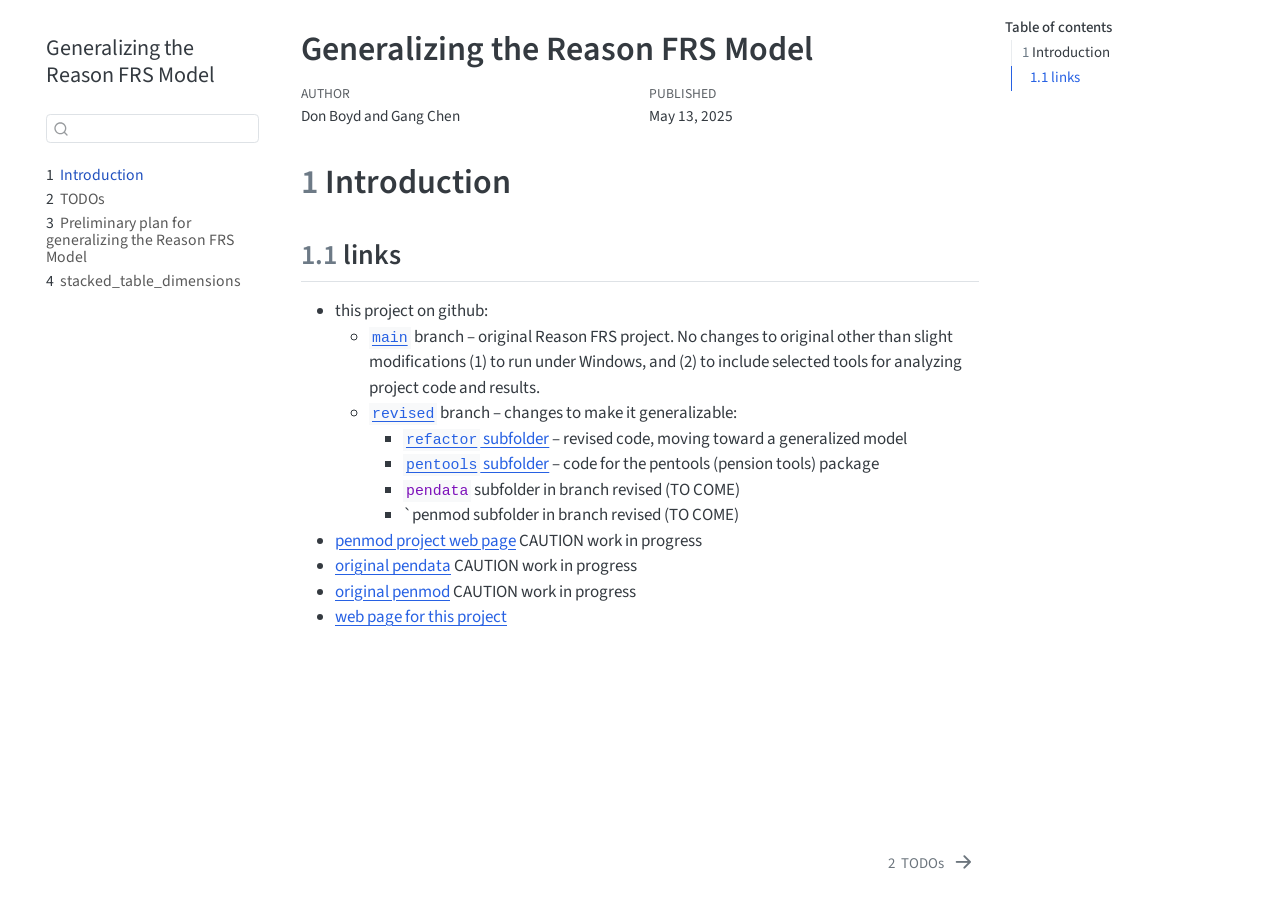
<file: index.html>
<!DOCTYPE html>
<html xmlns="http://www.w3.org/1999/xhtml" lang="en" xml:lang="en"><head>

<meta charset="utf-8">
<meta name="generator" content="quarto-1.8.4">

<meta name="viewport" content="width=device-width, initial-scale=1.0, user-scalable=yes">

<meta name="author" content="Don Boyd and Gang Chen">
<meta name="dcterms.date" content="2025-05-13">

<title>Generalizing the Reason FRS Model</title>
<style>
code{white-space: pre-wrap;}
span.smallcaps{font-variant: small-caps;}
div.columns{display: flex; gap: min(4vw, 1.5em);}
div.column{flex: auto; overflow-x: auto;}
div.hanging-indent{margin-left: 1.5em; text-indent: -1.5em;}
ul.task-list{list-style: none;}
ul.task-list li input[type="checkbox"] {
  width: 0.8em;
  margin: 0 0.8em 0.2em -1em; /* quarto-specific, see https://github.com/quarto-dev/quarto-cli/issues/4556 */ 
  vertical-align: middle;
}
</style>


<script src="site_libs/quarto-nav/quarto-nav.js"></script>
<script src="site_libs/quarto-nav/headroom.min.js"></script>
<script src="site_libs/clipboard/clipboard.min.js"></script>
<script src="site_libs/quarto-search/autocomplete.umd.js"></script>
<script src="site_libs/quarto-search/fuse.min.js"></script>
<script src="site_libs/quarto-search/quarto-search.js"></script>
<meta name="quarto:offset" content="./">
<link href="./TODO.html" rel="next">
<script src="site_libs/quarto-html/quarto.js" type="module"></script>
<script src="site_libs/quarto-html/tabsets/tabsets.js" type="module"></script>
<script src="site_libs/quarto-html/popper.min.js"></script>
<script src="site_libs/quarto-html/tippy.umd.min.js"></script>
<script src="site_libs/quarto-html/anchor.min.js"></script>
<link href="site_libs/quarto-html/tippy.css" rel="stylesheet">
<link href="site_libs/quarto-html/quarto-syntax-highlighting-19cd9126a9a9c64aacb03dc90954a64a.css" rel="stylesheet" id="quarto-text-highlighting-styles">
<script src="site_libs/bootstrap/bootstrap.min.js"></script>
<link href="site_libs/bootstrap/bootstrap-icons.css" rel="stylesheet">
<link href="site_libs/bootstrap/bootstrap-fbc84402b7502065b8c466941eec3255.min.css" rel="stylesheet" append-hash="true" id="quarto-bootstrap" data-mode="light">
<script id="quarto-search-options" type="application/json">{
  "location": "sidebar",
  "copy-button": false,
  "collapse-after": 3,
  "panel-placement": "start",
  "type": "textbox",
  "limit": 50,
  "keyboard-shortcut": [
    "f",
    "/",
    "s"
  ],
  "show-item-context": false,
  "language": {
    "search-no-results-text": "No results",
    "search-matching-documents-text": "matching documents",
    "search-copy-link-title": "Copy link to search",
    "search-hide-matches-text": "Hide additional matches",
    "search-more-match-text": "more match in this document",
    "search-more-matches-text": "more matches in this document",
    "search-clear-button-title": "Clear",
    "search-text-placeholder": "",
    "search-detached-cancel-button-title": "Cancel",
    "search-submit-button-title": "Submit",
    "search-label": "Search"
  }
}</script>


</head>

<body class="nav-sidebar floating quarto-light">

<div id="quarto-search-results"></div>
  <header id="quarto-header" class="headroom fixed-top">
  <nav class="quarto-secondary-nav">
    <div class="container-fluid d-flex">
      <button type="button" class="quarto-btn-toggle btn" data-bs-toggle="collapse" role="button" data-bs-target=".quarto-sidebar-collapse-item" aria-controls="quarto-sidebar" aria-expanded="false" aria-label="Toggle sidebar navigation" onclick="if (window.quartoToggleHeadroom) { window.quartoToggleHeadroom(); }">
        <i class="bi bi-layout-text-sidebar-reverse"></i>
      </button>
        <nav class="quarto-page-breadcrumbs" aria-label="breadcrumb"><ol class="breadcrumb"><li class="breadcrumb-item"><a href="./index.html"><span class="chapter-number">1</span>&nbsp; <span class="chapter-title">Introduction</span></a></li></ol></nav>
        <a class="flex-grow-1" role="navigation" data-bs-toggle="collapse" data-bs-target=".quarto-sidebar-collapse-item" aria-controls="quarto-sidebar" aria-expanded="false" aria-label="Toggle sidebar navigation" onclick="if (window.quartoToggleHeadroom) { window.quartoToggleHeadroom(); }">      
        </a>
      <button type="button" class="btn quarto-search-button" aria-label="Search" onclick="window.quartoOpenSearch();">
        <i class="bi bi-search"></i>
      </button>
    </div>
  </nav>
</header>
<!-- content -->
<div id="quarto-content" class="quarto-container page-columns page-rows-contents page-layout-article">
<!-- sidebar -->
  <nav id="quarto-sidebar" class="sidebar collapse collapse-horizontal quarto-sidebar-collapse-item sidebar-navigation floating overflow-auto">
    <div class="pt-lg-2 mt-2 text-left sidebar-header">
    <div class="sidebar-title mb-0 py-0">
      <a href="./">Generalizing the Reason FRS Model</a> 
    </div>
      </div>
        <div class="mt-2 flex-shrink-0 align-items-center">
        <div class="sidebar-search">
        <div id="quarto-search" class="" title="Search"></div>
        </div>
        </div>
    <div class="sidebar-menu-container"> 
    <ul class="list-unstyled mt-1">
        <li class="sidebar-item">
  <div class="sidebar-item-container"> 
  <a href="./index.html" class="sidebar-item-text sidebar-link active">
 <span class="menu-text"><span class="chapter-number">1</span>&nbsp; <span class="chapter-title">Introduction</span></span></a>
  </div>
</li>
        <li class="sidebar-item">
  <div class="sidebar-item-container"> 
  <a href="./TODO.html" class="sidebar-item-text sidebar-link">
 <span class="menu-text"><span class="chapter-number">2</span>&nbsp; <span class="chapter-title">TODOs</span></span></a>
  </div>
</li>
        <li class="sidebar-item">
  <div class="sidebar-item-container"> 
  <a href="./plan.html" class="sidebar-item-text sidebar-link">
 <span class="menu-text"><span class="chapter-number">3</span>&nbsp; <span class="chapter-title">Preliminary plan for generalizing the Reason FRS Model</span></span></a>
  </div>
</li>
        <li class="sidebar-item">
  <div class="sidebar-item-container"> 
  <a href="./stacked_table_dimensions.html" class="sidebar-item-text sidebar-link">
 <span class="menu-text"><span class="chapter-number">4</span>&nbsp; <span class="chapter-title">stacked_table_dimensions</span></span></a>
  </div>
</li>
    </ul>
    </div>
</nav>
<div id="quarto-sidebar-glass" class="quarto-sidebar-collapse-item" data-bs-toggle="collapse" data-bs-target=".quarto-sidebar-collapse-item"></div>
<!-- margin-sidebar -->
    <div id="quarto-margin-sidebar" class="sidebar margin-sidebar">
        <nav id="TOC" role="doc-toc" class="toc-active">
    <h2 id="toc-title">Table of contents</h2>
   
  <ul>
  <li><a href="#introduction" id="toc-introduction" class="nav-link active" data-scroll-target="#introduction"><span class="header-section-number">1</span> Introduction</a>
  <ul class="collapse">
  <li><a href="#links" id="toc-links" class="nav-link" data-scroll-target="#links"><span class="header-section-number">1.1</span> links</a></li>
  </ul></li>
  </ul>
</nav>
    </div>
<!-- main -->
<main class="content" id="quarto-document-content">

<header id="title-block-header" class="quarto-title-block default">
<div class="quarto-title">
<h1 class="title">Generalizing the Reason FRS Model</h1>
</div>



<div class="quarto-title-meta">

    <div>
    <div class="quarto-title-meta-heading">Author</div>
    <div class="quarto-title-meta-contents">
             <p>Don Boyd and Gang Chen </p>
          </div>
  </div>
    
    <div>
    <div class="quarto-title-meta-heading">Published</div>
    <div class="quarto-title-meta-contents">
      <p class="date">May 13, 2025</p>
    </div>
  </div>
  
    
  </div>
  


</header>


<section id="introduction" class="level1" data-number="1">
<h1 data-number="1"><span class="header-section-number">1</span> Introduction</h1>
<section id="links" class="level2" data-number="1.1">
<h2 data-number="1.1" class="anchored" data-anchor-id="links"><span class="header-section-number">1.1</span> links</h2>
<ul>
<li>this project on github:
<ul>
<li><a href="https://github.com/donboyd5/Florida-FRS-main_generalizable"><code>main</code></a> branch – original Reason FRS project. No changes to original other than slight modifications (1) to run under Windows, and (2) to include selected tools for analyzing project code and results.</li>
<li><a href="https://github.com/donboyd5/Florida-FRS-main_generalizable/tree/revised"><code>revised</code></a> branch – changes to make it generalizable:
<ul>
<li><a href="https://github.com/donboyd5/Florida-FRS-main_generalizable/tree/revised/refactor"><code>refactor</code> subfolder</a> – revised code, moving toward a generalized model</li>
<li><a href="https://github.com/donboyd5/Florida-FRS-main_generalizable/tree/revised/pentools"><code>pentools</code> subfolder</a> – code for the pentools (pension tools) package</li>
<li><code>pendata</code> subfolder in branch revised (TO COME)</li>
<li>`penmod subfolder in branch revised (TO COME)</li>
</ul></li>
</ul></li>
<li><a href="https://rock-reason-penmod.netlify.app">penmod project web page</a> CAUTION work in progress</li>
<li><a href="https://github.com/donboyd5/pendata">original pendata</a> CAUTION work in progress</li>
<li><a href="https://github.com/donboyd5/penmodel">original penmod</a> CAUTION work in progress</li>
<li><a href="https://frs-generalize.netlify.app/">web page for this project</a></li>
</ul>


</section>
</section>

</main> <!-- /main -->
<script id="quarto-html-after-body" type="application/javascript">
  window.document.addEventListener("DOMContentLoaded", function (event) {
    const icon = "";
    const anchorJS = new window.AnchorJS();
    anchorJS.options = {
      placement: 'right',
      icon: icon
    };
    anchorJS.add('.anchored');
    const isCodeAnnotation = (el) => {
      for (const clz of el.classList) {
        if (clz.startsWith('code-annotation-')) {                     
          return true;
        }
      }
      return false;
    }
    const onCopySuccess = function(e) {
      // button target
      const button = e.trigger;
      // don't keep focus
      button.blur();
      // flash "checked"
      button.classList.add('code-copy-button-checked');
      var currentTitle = button.getAttribute("title");
      button.setAttribute("title", "Copied!");
      let tooltip;
      if (window.bootstrap) {
        button.setAttribute("data-bs-toggle", "tooltip");
        button.setAttribute("data-bs-placement", "left");
        button.setAttribute("data-bs-title", "Copied!");
        tooltip = new bootstrap.Tooltip(button, 
          { trigger: "manual", 
            customClass: "code-copy-button-tooltip",
            offset: [0, -8]});
        tooltip.show();    
      }
      setTimeout(function() {
        if (tooltip) {
          tooltip.hide();
          button.removeAttribute("data-bs-title");
          button.removeAttribute("data-bs-toggle");
          button.removeAttribute("data-bs-placement");
        }
        button.setAttribute("title", currentTitle);
        button.classList.remove('code-copy-button-checked');
      }, 1000);
      // clear code selection
      e.clearSelection();
    }
    const getTextToCopy = function(trigger) {
        const codeEl = trigger.previousElementSibling.cloneNode(true);
        for (const childEl of codeEl.children) {
          if (isCodeAnnotation(childEl)) {
            childEl.remove();
          }
        }
        return codeEl.innerText;
    }
    const clipboard = new window.ClipboardJS('.code-copy-button:not([data-in-quarto-modal])', {
      text: getTextToCopy
    });
    clipboard.on('success', onCopySuccess);
    if (window.document.getElementById('quarto-embedded-source-code-modal')) {
      const clipboardModal = new window.ClipboardJS('.code-copy-button[data-in-quarto-modal]', {
        text: getTextToCopy,
        container: window.document.getElementById('quarto-embedded-source-code-modal')
      });
      clipboardModal.on('success', onCopySuccess);
    }
      var localhostRegex = new RegExp(/^(?:http|https):\/\/localhost\:?[0-9]*\//);
      var mailtoRegex = new RegExp(/^mailto:/);
        var filterRegex = new RegExp('/' + window.location.host + '/');
      var isInternal = (href) => {
          return filterRegex.test(href) || localhostRegex.test(href) || mailtoRegex.test(href);
      }
      // Inspect non-navigation links and adorn them if external
     var links = window.document.querySelectorAll('a[href]:not(.nav-link):not(.navbar-brand):not(.toc-action):not(.sidebar-link):not(.sidebar-item-toggle):not(.pagination-link):not(.no-external):not([aria-hidden]):not(.dropdown-item):not(.quarto-navigation-tool):not(.about-link)');
      for (var i=0; i<links.length; i++) {
        const link = links[i];
        if (!isInternal(link.href)) {
          // undo the damage that might have been done by quarto-nav.js in the case of
          // links that we want to consider external
          if (link.dataset.originalHref !== undefined) {
            link.href = link.dataset.originalHref;
          }
        }
      }
    function tippyHover(el, contentFn, onTriggerFn, onUntriggerFn) {
      const config = {
        allowHTML: true,
        maxWidth: 500,
        delay: 100,
        arrow: false,
        appendTo: function(el) {
            return el.parentElement;
        },
        interactive: true,
        interactiveBorder: 10,
        theme: 'quarto',
        placement: 'bottom-start',
      };
      if (contentFn) {
        config.content = contentFn;
      }
      if (onTriggerFn) {
        config.onTrigger = onTriggerFn;
      }
      if (onUntriggerFn) {
        config.onUntrigger = onUntriggerFn;
      }
      window.tippy(el, config); 
    }
    const noterefs = window.document.querySelectorAll('a[role="doc-noteref"]');
    for (var i=0; i<noterefs.length; i++) {
      const ref = noterefs[i];
      tippyHover(ref, function() {
        // use id or data attribute instead here
        let href = ref.getAttribute('data-footnote-href') || ref.getAttribute('href');
        try { href = new URL(href).hash; } catch {}
        const id = href.replace(/^#\/?/, "");
        const note = window.document.getElementById(id);
        if (note) {
          return note.innerHTML;
        } else {
          return "";
        }
      });
    }
    const xrefs = window.document.querySelectorAll('a.quarto-xref');
    const processXRef = (id, note) => {
      // Strip column container classes
      const stripColumnClz = (el) => {
        el.classList.remove("page-full", "page-columns");
        if (el.children) {
          for (const child of el.children) {
            stripColumnClz(child);
          }
        }
      }
      stripColumnClz(note)
      if (id === null || id.startsWith('sec-')) {
        // Special case sections, only their first couple elements
        const container = document.createElement("div");
        if (note.children && note.children.length > 2) {
          container.appendChild(note.children[0].cloneNode(true));
          for (let i = 1; i < note.children.length; i++) {
            const child = note.children[i];
            if (child.tagName === "P" && child.innerText === "") {
              continue;
            } else {
              container.appendChild(child.cloneNode(true));
              break;
            }
          }
          if (window.Quarto?.typesetMath) {
            window.Quarto.typesetMath(container);
          }
          return container.innerHTML
        } else {
          if (window.Quarto?.typesetMath) {
            window.Quarto.typesetMath(note);
          }
          return note.innerHTML;
        }
      } else {
        // Remove any anchor links if they are present
        const anchorLink = note.querySelector('a.anchorjs-link');
        if (anchorLink) {
          anchorLink.remove();
        }
        if (window.Quarto?.typesetMath) {
          window.Quarto.typesetMath(note);
        }
        if (note.classList.contains("callout")) {
          return note.outerHTML;
        } else {
          return note.innerHTML;
        }
      }
    }
    for (var i=0; i<xrefs.length; i++) {
      const xref = xrefs[i];
      tippyHover(xref, undefined, function(instance) {
        instance.disable();
        let url = xref.getAttribute('href');
        let hash = undefined; 
        if (url.startsWith('#')) {
          hash = url;
        } else {
          try { hash = new URL(url).hash; } catch {}
        }
        if (hash) {
          const id = hash.replace(/^#\/?/, "");
          const note = window.document.getElementById(id);
          if (note !== null) {
            try {
              const html = processXRef(id, note.cloneNode(true));
              instance.setContent(html);
            } finally {
              instance.enable();
              instance.show();
            }
          } else {
            // See if we can fetch this
            fetch(url.split('#')[0])
            .then(res => res.text())
            .then(html => {
              const parser = new DOMParser();
              const htmlDoc = parser.parseFromString(html, "text/html");
              const note = htmlDoc.getElementById(id);
              if (note !== null) {
                const html = processXRef(id, note);
                instance.setContent(html);
              } 
            }).finally(() => {
              instance.enable();
              instance.show();
            });
          }
        } else {
          // See if we can fetch a full url (with no hash to target)
          // This is a special case and we should probably do some content thinning / targeting
          fetch(url)
          .then(res => res.text())
          .then(html => {
            const parser = new DOMParser();
            const htmlDoc = parser.parseFromString(html, "text/html");
            const note = htmlDoc.querySelector('main.content');
            if (note !== null) {
              // This should only happen for chapter cross references
              // (since there is no id in the URL)
              // remove the first header
              if (note.children.length > 0 && note.children[0].tagName === "HEADER") {
                note.children[0].remove();
              }
              const html = processXRef(null, note);
              instance.setContent(html);
            } 
          }).finally(() => {
            instance.enable();
            instance.show();
          });
        }
      }, function(instance) {
      });
    }
        let selectedAnnoteEl;
        const selectorForAnnotation = ( cell, annotation) => {
          let cellAttr = 'data-code-cell="' + cell + '"';
          let lineAttr = 'data-code-annotation="' +  annotation + '"';
          const selector = 'span[' + cellAttr + '][' + lineAttr + ']';
          return selector;
        }
        const selectCodeLines = (annoteEl) => {
          const doc = window.document;
          const targetCell = annoteEl.getAttribute("data-target-cell");
          const targetAnnotation = annoteEl.getAttribute("data-target-annotation");
          const annoteSpan = window.document.querySelector(selectorForAnnotation(targetCell, targetAnnotation));
          const lines = annoteSpan.getAttribute("data-code-lines").split(",");
          const lineIds = lines.map((line) => {
            return targetCell + "-" + line;
          })
          let top = null;
          let height = null;
          let parent = null;
          if (lineIds.length > 0) {
              //compute the position of the single el (top and bottom and make a div)
              const el = window.document.getElementById(lineIds[0]);
              top = el.offsetTop;
              height = el.offsetHeight;
              parent = el.parentElement.parentElement;
            if (lineIds.length > 1) {
              const lastEl = window.document.getElementById(lineIds[lineIds.length - 1]);
              const bottom = lastEl.offsetTop + lastEl.offsetHeight;
              height = bottom - top;
            }
            if (top !== null && height !== null && parent !== null) {
              // cook up a div (if necessary) and position it 
              let div = window.document.getElementById("code-annotation-line-highlight");
              if (div === null) {
                div = window.document.createElement("div");
                div.setAttribute("id", "code-annotation-line-highlight");
                div.style.position = 'absolute';
                parent.appendChild(div);
              }
              div.style.top = top - 2 + "px";
              div.style.height = height + 4 + "px";
              div.style.left = 0;
              let gutterDiv = window.document.getElementById("code-annotation-line-highlight-gutter");
              if (gutterDiv === null) {
                gutterDiv = window.document.createElement("div");
                gutterDiv.setAttribute("id", "code-annotation-line-highlight-gutter");
                gutterDiv.style.position = 'absolute';
                const codeCell = window.document.getElementById(targetCell);
                const gutter = codeCell.querySelector('.code-annotation-gutter');
                gutter.appendChild(gutterDiv);
              }
              gutterDiv.style.top = top - 2 + "px";
              gutterDiv.style.height = height + 4 + "px";
            }
            selectedAnnoteEl = annoteEl;
          }
        };
        const unselectCodeLines = () => {
          const elementsIds = ["code-annotation-line-highlight", "code-annotation-line-highlight-gutter"];
          elementsIds.forEach((elId) => {
            const div = window.document.getElementById(elId);
            if (div) {
              div.remove();
            }
          });
          selectedAnnoteEl = undefined;
        };
          // Handle positioning of the toggle
      window.addEventListener(
        "resize",
        throttle(() => {
          elRect = undefined;
          if (selectedAnnoteEl) {
            selectCodeLines(selectedAnnoteEl);
          }
        }, 10)
      );
      function throttle(fn, ms) {
      let throttle = false;
      let timer;
        return (...args) => {
          if(!throttle) { // first call gets through
              fn.apply(this, args);
              throttle = true;
          } else { // all the others get throttled
              if(timer) clearTimeout(timer); // cancel #2
              timer = setTimeout(() => {
                fn.apply(this, args);
                timer = throttle = false;
              }, ms);
          }
        };
      }
        // Attach click handler to the DT
        const annoteDls = window.document.querySelectorAll('dt[data-target-cell]');
        for (const annoteDlNode of annoteDls) {
          annoteDlNode.addEventListener('click', (event) => {
            const clickedEl = event.target;
            if (clickedEl !== selectedAnnoteEl) {
              unselectCodeLines();
              const activeEl = window.document.querySelector('dt[data-target-cell].code-annotation-active');
              if (activeEl) {
                activeEl.classList.remove('code-annotation-active');
              }
              selectCodeLines(clickedEl);
              clickedEl.classList.add('code-annotation-active');
            } else {
              // Unselect the line
              unselectCodeLines();
              clickedEl.classList.remove('code-annotation-active');
            }
          });
        }
    const findCites = (el) => {
      const parentEl = el.parentElement;
      if (parentEl) {
        const cites = parentEl.dataset.cites;
        if (cites) {
          return {
            el,
            cites: cites.split(' ')
          };
        } else {
          return findCites(el.parentElement)
        }
      } else {
        return undefined;
      }
    };
    var bibliorefs = window.document.querySelectorAll('a[role="doc-biblioref"]');
    for (var i=0; i<bibliorefs.length; i++) {
      const ref = bibliorefs[i];
      const citeInfo = findCites(ref);
      if (citeInfo) {
        tippyHover(citeInfo.el, function() {
          var popup = window.document.createElement('div');
          citeInfo.cites.forEach(function(cite) {
            var citeDiv = window.document.createElement('div');
            citeDiv.classList.add('hanging-indent');
            citeDiv.classList.add('csl-entry');
            var biblioDiv = window.document.getElementById('ref-' + cite);
            if (biblioDiv) {
              citeDiv.innerHTML = biblioDiv.innerHTML;
            }
            popup.appendChild(citeDiv);
          });
          return popup.innerHTML;
        });
      }
    }
  });
  </script>
<nav class="page-navigation">
  <div class="nav-page nav-page-previous">
  </div>
  <div class="nav-page nav-page-next">
      <a href="./TODO.html" class="pagination-link" aria-label="TODOs">
        <span class="nav-page-text"><span class="chapter-number">2</span>&nbsp; <span class="chapter-title">TODOs</span></span> <i class="bi bi-arrow-right-short"></i>
      </a>
  </div>
</nav>
</div> <!-- /content -->




</body></html>
</file>
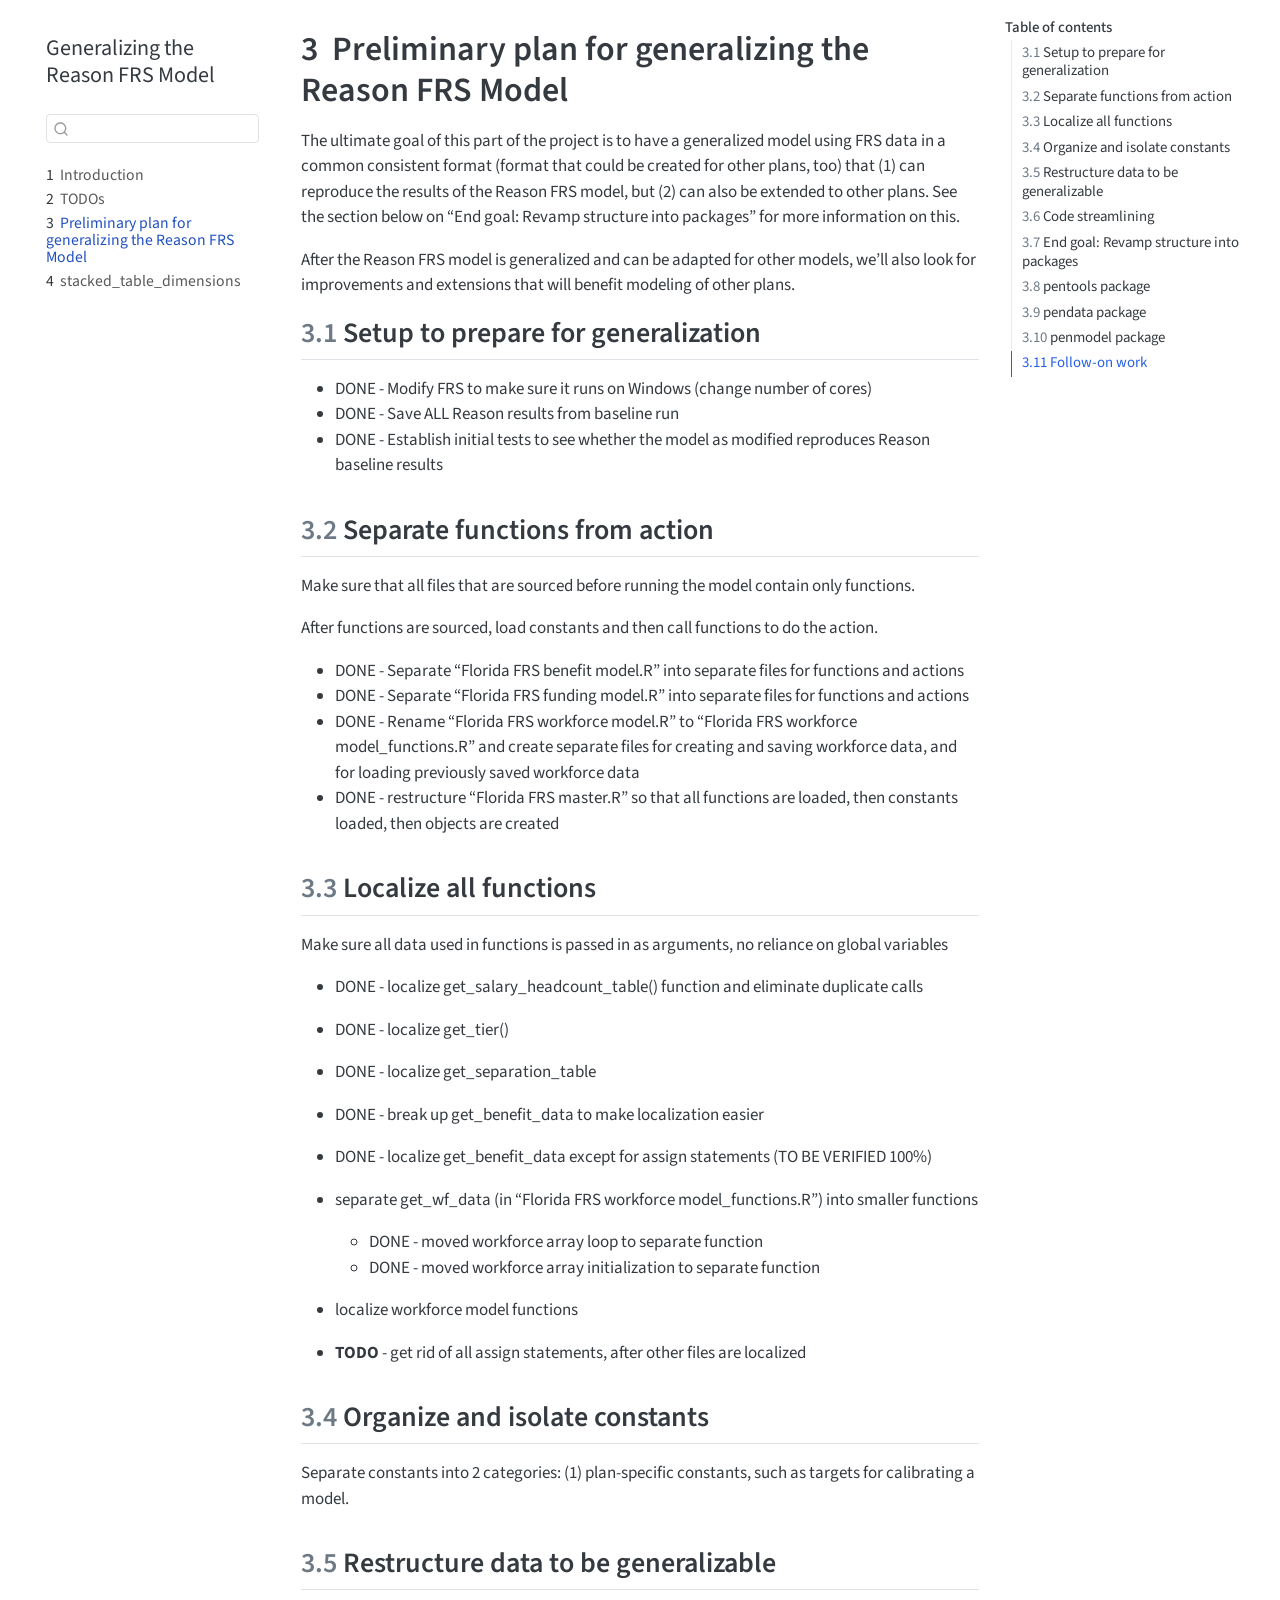
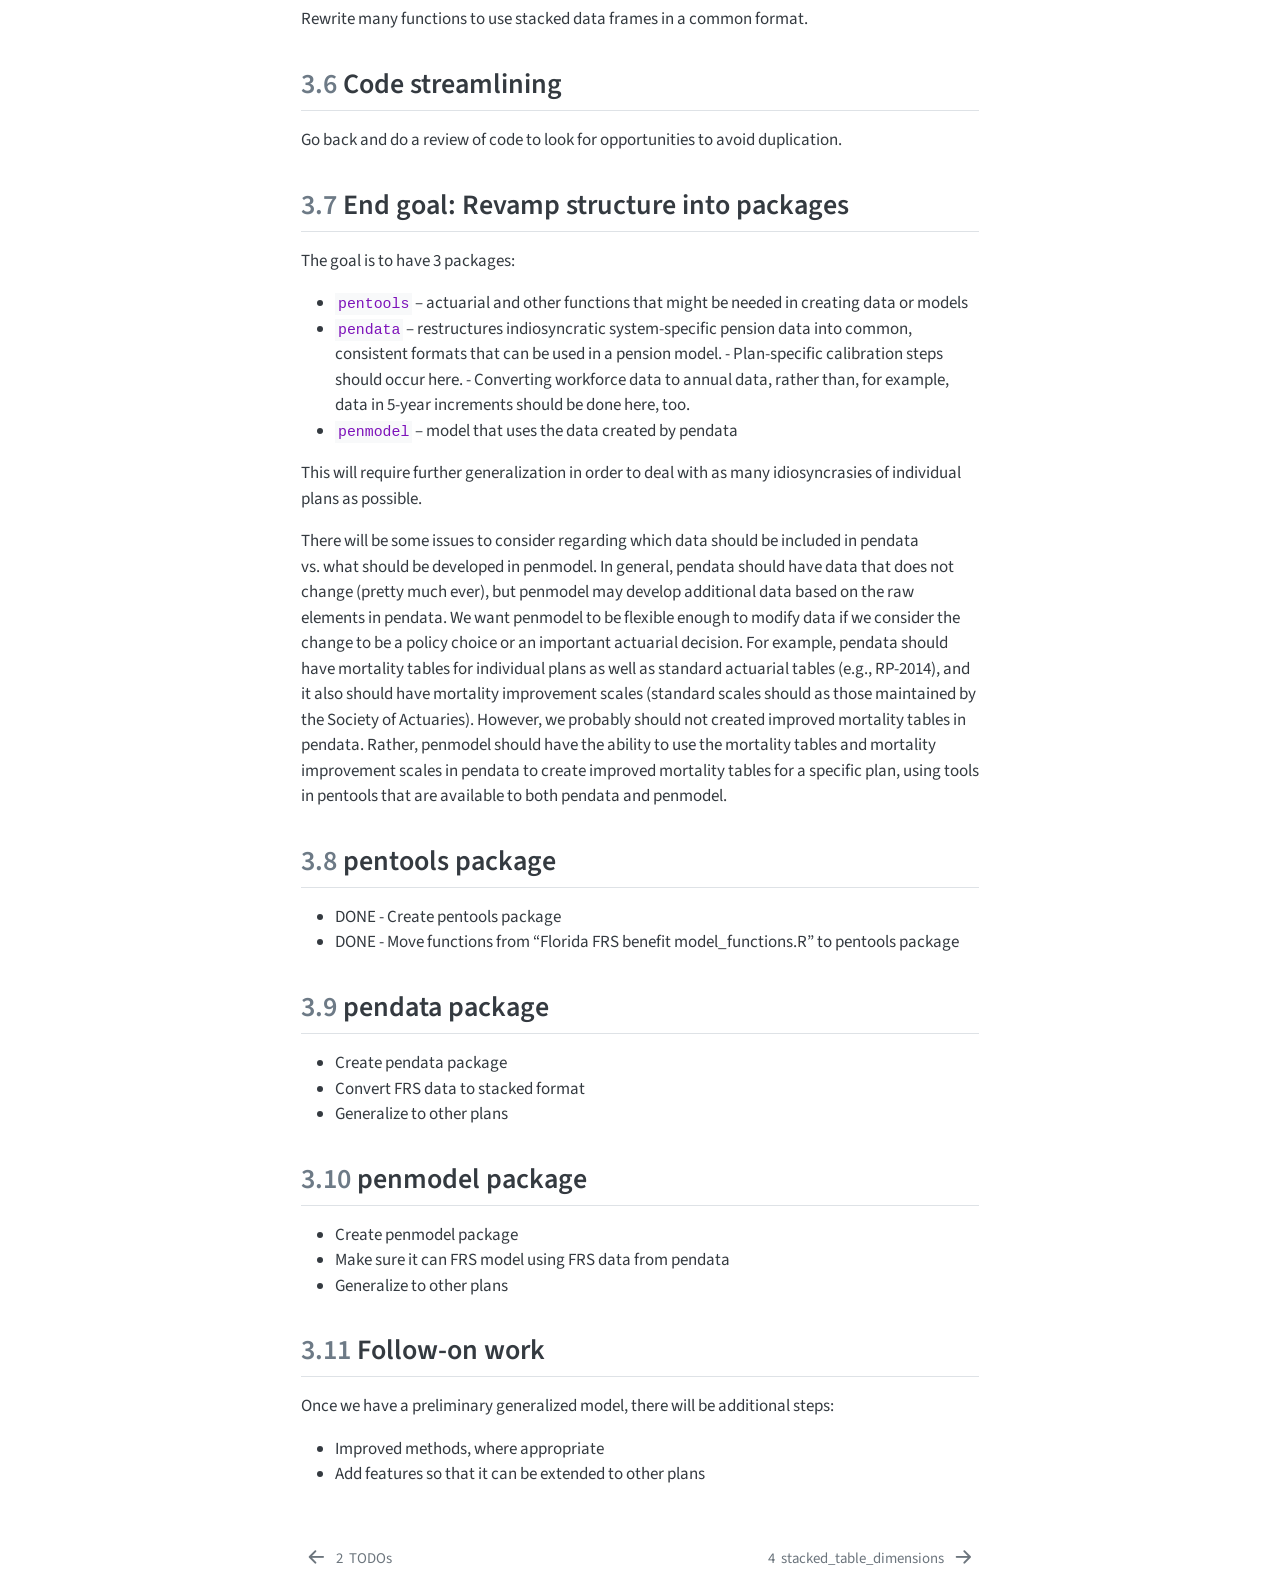
<file: plan.html>
<!DOCTYPE html>
<html xmlns="http://www.w3.org/1999/xhtml" lang="en" xml:lang="en"><head>

<meta charset="utf-8">
<meta name="generator" content="quarto-1.8.4">

<meta name="viewport" content="width=device-width, initial-scale=1.0, user-scalable=yes">


<title>3&nbsp; Preliminary plan for generalizing the Reason FRS Model – Generalizing the Reason FRS Model</title>
<style>
code{white-space: pre-wrap;}
span.smallcaps{font-variant: small-caps;}
div.columns{display: flex; gap: min(4vw, 1.5em);}
div.column{flex: auto; overflow-x: auto;}
div.hanging-indent{margin-left: 1.5em; text-indent: -1.5em;}
ul.task-list{list-style: none;}
ul.task-list li input[type="checkbox"] {
  width: 0.8em;
  margin: 0 0.8em 0.2em -1em; /* quarto-specific, see https://github.com/quarto-dev/quarto-cli/issues/4556 */ 
  vertical-align: middle;
}
</style>


<script src="site_libs/quarto-nav/quarto-nav.js"></script>
<script src="site_libs/quarto-nav/headroom.min.js"></script>
<script src="site_libs/clipboard/clipboard.min.js"></script>
<script src="site_libs/quarto-search/autocomplete.umd.js"></script>
<script src="site_libs/quarto-search/fuse.min.js"></script>
<script src="site_libs/quarto-search/quarto-search.js"></script>
<meta name="quarto:offset" content="./">
<link href="./stacked_table_dimensions.html" rel="next">
<link href="./TODO.html" rel="prev">
<script src="site_libs/quarto-html/quarto.js" type="module"></script>
<script src="site_libs/quarto-html/tabsets/tabsets.js" type="module"></script>
<script src="site_libs/quarto-html/popper.min.js"></script>
<script src="site_libs/quarto-html/tippy.umd.min.js"></script>
<script src="site_libs/quarto-html/anchor.min.js"></script>
<link href="site_libs/quarto-html/tippy.css" rel="stylesheet">
<link href="site_libs/quarto-html/quarto-syntax-highlighting-19cd9126a9a9c64aacb03dc90954a64a.css" rel="stylesheet" id="quarto-text-highlighting-styles">
<script src="site_libs/bootstrap/bootstrap.min.js"></script>
<link href="site_libs/bootstrap/bootstrap-icons.css" rel="stylesheet">
<link href="site_libs/bootstrap/bootstrap-fbc84402b7502065b8c466941eec3255.min.css" rel="stylesheet" append-hash="true" id="quarto-bootstrap" data-mode="light">
<script id="quarto-search-options" type="application/json">{
  "location": "sidebar",
  "copy-button": false,
  "collapse-after": 3,
  "panel-placement": "start",
  "type": "textbox",
  "limit": 50,
  "keyboard-shortcut": [
    "f",
    "/",
    "s"
  ],
  "show-item-context": false,
  "language": {
    "search-no-results-text": "No results",
    "search-matching-documents-text": "matching documents",
    "search-copy-link-title": "Copy link to search",
    "search-hide-matches-text": "Hide additional matches",
    "search-more-match-text": "more match in this document",
    "search-more-matches-text": "more matches in this document",
    "search-clear-button-title": "Clear",
    "search-text-placeholder": "",
    "search-detached-cancel-button-title": "Cancel",
    "search-submit-button-title": "Submit",
    "search-label": "Search"
  }
}</script>


</head>

<body class="nav-sidebar floating quarto-light">

<div id="quarto-search-results"></div>
  <header id="quarto-header" class="headroom fixed-top">
  <nav class="quarto-secondary-nav">
    <div class="container-fluid d-flex">
      <button type="button" class="quarto-btn-toggle btn" data-bs-toggle="collapse" role="button" data-bs-target=".quarto-sidebar-collapse-item" aria-controls="quarto-sidebar" aria-expanded="false" aria-label="Toggle sidebar navigation" onclick="if (window.quartoToggleHeadroom) { window.quartoToggleHeadroom(); }">
        <i class="bi bi-layout-text-sidebar-reverse"></i>
      </button>
        <nav class="quarto-page-breadcrumbs" aria-label="breadcrumb"><ol class="breadcrumb"><li class="breadcrumb-item"><a href="./plan.html"><span class="chapter-number">3</span>&nbsp; <span class="chapter-title">Preliminary plan for generalizing the Reason FRS Model</span></a></li></ol></nav>
        <a class="flex-grow-1" role="navigation" data-bs-toggle="collapse" data-bs-target=".quarto-sidebar-collapse-item" aria-controls="quarto-sidebar" aria-expanded="false" aria-label="Toggle sidebar navigation" onclick="if (window.quartoToggleHeadroom) { window.quartoToggleHeadroom(); }">      
        </a>
      <button type="button" class="btn quarto-search-button" aria-label="Search" onclick="window.quartoOpenSearch();">
        <i class="bi bi-search"></i>
      </button>
    </div>
  </nav>
</header>
<!-- content -->
<div id="quarto-content" class="quarto-container page-columns page-rows-contents page-layout-article">
<!-- sidebar -->
  <nav id="quarto-sidebar" class="sidebar collapse collapse-horizontal quarto-sidebar-collapse-item sidebar-navigation floating overflow-auto">
    <div class="pt-lg-2 mt-2 text-left sidebar-header">
    <div class="sidebar-title mb-0 py-0">
      <a href="./">Generalizing the Reason FRS Model</a> 
    </div>
      </div>
        <div class="mt-2 flex-shrink-0 align-items-center">
        <div class="sidebar-search">
        <div id="quarto-search" class="" title="Search"></div>
        </div>
        </div>
    <div class="sidebar-menu-container"> 
    <ul class="list-unstyled mt-1">
        <li class="sidebar-item">
  <div class="sidebar-item-container"> 
  <a href="./index.html" class="sidebar-item-text sidebar-link">
 <span class="menu-text"><span class="chapter-number">1</span>&nbsp; <span class="chapter-title">Introduction</span></span></a>
  </div>
</li>
        <li class="sidebar-item">
  <div class="sidebar-item-container"> 
  <a href="./TODO.html" class="sidebar-item-text sidebar-link">
 <span class="menu-text"><span class="chapter-number">2</span>&nbsp; <span class="chapter-title">TODOs</span></span></a>
  </div>
</li>
        <li class="sidebar-item">
  <div class="sidebar-item-container"> 
  <a href="./plan.html" class="sidebar-item-text sidebar-link active">
 <span class="menu-text"><span class="chapter-number">3</span>&nbsp; <span class="chapter-title">Preliminary plan for generalizing the Reason FRS Model</span></span></a>
  </div>
</li>
        <li class="sidebar-item">
  <div class="sidebar-item-container"> 
  <a href="./stacked_table_dimensions.html" class="sidebar-item-text sidebar-link">
 <span class="menu-text"><span class="chapter-number">4</span>&nbsp; <span class="chapter-title">stacked_table_dimensions</span></span></a>
  </div>
</li>
    </ul>
    </div>
</nav>
<div id="quarto-sidebar-glass" class="quarto-sidebar-collapse-item" data-bs-toggle="collapse" data-bs-target=".quarto-sidebar-collapse-item"></div>
<!-- margin-sidebar -->
    <div id="quarto-margin-sidebar" class="sidebar margin-sidebar">
        <nav id="TOC" role="doc-toc" class="toc-active">
    <h2 id="toc-title">Table of contents</h2>
   
  <ul>
  <li><a href="#setup-to-prepare-for-generalization" id="toc-setup-to-prepare-for-generalization" class="nav-link active" data-scroll-target="#setup-to-prepare-for-generalization"><span class="header-section-number">3.1</span> Setup to prepare for generalization</a></li>
  <li><a href="#separate-functions-from-action" id="toc-separate-functions-from-action" class="nav-link" data-scroll-target="#separate-functions-from-action"><span class="header-section-number">3.2</span> Separate functions from action</a></li>
  <li><a href="#localize-all-functions" id="toc-localize-all-functions" class="nav-link" data-scroll-target="#localize-all-functions"><span class="header-section-number">3.3</span> Localize all functions</a></li>
  <li><a href="#organize-and-isolate-constants" id="toc-organize-and-isolate-constants" class="nav-link" data-scroll-target="#organize-and-isolate-constants"><span class="header-section-number">3.4</span> Organize and isolate constants</a></li>
  <li><a href="#restructure-data-to-be-generalizable" id="toc-restructure-data-to-be-generalizable" class="nav-link" data-scroll-target="#restructure-data-to-be-generalizable"><span class="header-section-number">3.5</span> Restructure data to be generalizable</a></li>
  <li><a href="#code-streamlining" id="toc-code-streamlining" class="nav-link" data-scroll-target="#code-streamlining"><span class="header-section-number">3.6</span> Code streamlining</a></li>
  <li><a href="#end-goal-revamp-structure-into-packages" id="toc-end-goal-revamp-structure-into-packages" class="nav-link" data-scroll-target="#end-goal-revamp-structure-into-packages"><span class="header-section-number">3.7</span> End goal: Revamp structure into packages</a></li>
  <li><a href="#pentools-package" id="toc-pentools-package" class="nav-link" data-scroll-target="#pentools-package"><span class="header-section-number">3.8</span> pentools package</a></li>
  <li><a href="#pendata-package" id="toc-pendata-package" class="nav-link" data-scroll-target="#pendata-package"><span class="header-section-number">3.9</span> pendata package</a></li>
  <li><a href="#penmodel-package" id="toc-penmodel-package" class="nav-link" data-scroll-target="#penmodel-package"><span class="header-section-number">3.10</span> penmodel package</a></li>
  <li><a href="#follow-on-work" id="toc-follow-on-work" class="nav-link" data-scroll-target="#follow-on-work"><span class="header-section-number">3.11</span> Follow-on work</a></li>
  </ul>
</nav>
    </div>
<!-- main -->
<main class="content" id="quarto-document-content">

<header id="title-block-header" class="quarto-title-block default">
<div class="quarto-title">
<h1 class="title"><span class="chapter-number">3</span>&nbsp; <span class="chapter-title">Preliminary plan for generalizing the Reason FRS Model</span></h1>
</div>



<div class="quarto-title-meta">

    
  
    
  </div>
  


</header>


<p>The ultimate goal of this part of the project is to have a generalized model using FRS data in a common consistent format (format that could be created for other plans, too) that (1) can reproduce the results of the Reason FRS model, but (2) can also be extended to other plans. See the section below on “End goal: Revamp structure into packages” for more information on this.</p>
<p>After the Reason FRS model is generalized and can be adapted for other models, we’ll also look for improvements and extensions that will benefit modeling of other plans.</p>
<section id="setup-to-prepare-for-generalization" class="level2" data-number="3.1">
<h2 data-number="3.1" class="anchored" data-anchor-id="setup-to-prepare-for-generalization"><span class="header-section-number">3.1</span> Setup to prepare for generalization</h2>
<ul>
<li>DONE - Modify FRS to make sure it runs on Windows (change number of cores)</li>
<li>DONE - Save ALL Reason results from baseline run</li>
<li>DONE - Establish initial tests to see whether the model as modified reproduces Reason baseline results</li>
</ul>
</section>
<section id="separate-functions-from-action" class="level2" data-number="3.2">
<h2 data-number="3.2" class="anchored" data-anchor-id="separate-functions-from-action"><span class="header-section-number">3.2</span> Separate functions from action</h2>
<p>Make sure that all files that are sourced before running the model contain only functions.</p>
<p>After functions are sourced, load constants and then call functions to do the action.</p>
<ul>
<li>DONE - Separate “Florida FRS benefit model.R” into separate files for functions and actions</li>
<li>DONE - Separate “Florida FRS funding model.R” into separate files for functions and actions</li>
<li>DONE - Rename “Florida FRS workforce model.R” to “Florida FRS workforce model_functions.R” and create separate files for creating and saving workforce data, and for loading previously saved workforce data</li>
<li>DONE - restructure “Florida FRS master.R” so that all functions are loaded, then constants loaded, then objects are created</li>
</ul>
</section>
<section id="localize-all-functions" class="level2" data-number="3.3">
<h2 data-number="3.3" class="anchored" data-anchor-id="localize-all-functions"><span class="header-section-number">3.3</span> Localize all functions</h2>
<p>Make sure all data used in functions is passed in as arguments, no reliance on global variables</p>
<ul>
<li><p>DONE - localize get_salary_headcount_table() function and eliminate duplicate calls</p></li>
<li><p>DONE - localize get_tier()</p></li>
<li><p>DONE - localize get_separation_table</p></li>
<li><p>DONE - break up get_benefit_data to make localization easier</p></li>
<li><p>DONE - localize get_benefit_data except for assign statements (TO BE VERIFIED 100%)</p></li>
<li><p>separate get_wf_data (in “Florida FRS workforce model_functions.R”) into smaller functions</p>
<ul>
<li>DONE - moved workforce array loop to separate function</li>
<li>DONE - moved workforce array initialization to separate function</li>
</ul></li>
<li><p>localize workforce model functions</p></li>
<li><p><strong>TODO</strong> - get rid of all assign statements, after other files are localized</p></li>
</ul>
</section>
<section id="organize-and-isolate-constants" class="level2" data-number="3.4">
<h2 data-number="3.4" class="anchored" data-anchor-id="organize-and-isolate-constants"><span class="header-section-number">3.4</span> Organize and isolate constants</h2>
<p>Separate constants into 2 categories: (1) plan-specific constants, such as targets for calibrating a model.</p>
</section>
<section id="restructure-data-to-be-generalizable" class="level2" data-number="3.5">
<h2 data-number="3.5" class="anchored" data-anchor-id="restructure-data-to-be-generalizable"><span class="header-section-number">3.5</span> Restructure data to be generalizable</h2>
<p>Rewrite many functions to use stacked data frames in a common format.</p>
</section>
<section id="code-streamlining" class="level2" data-number="3.6">
<h2 data-number="3.6" class="anchored" data-anchor-id="code-streamlining"><span class="header-section-number">3.6</span> Code streamlining</h2>
<p>Go back and do a review of code to look for opportunities to avoid duplication.</p>
</section>
<section id="end-goal-revamp-structure-into-packages" class="level2" data-number="3.7">
<h2 data-number="3.7" class="anchored" data-anchor-id="end-goal-revamp-structure-into-packages"><span class="header-section-number">3.7</span> End goal: Revamp structure into packages</h2>
<p>The goal is to have 3 packages:</p>
<ul>
<li><code>pentools</code> – actuarial and other functions that might be needed in creating data or models</li>
<li><code>pendata</code> – restructures indiosyncratic system-specific pension data into common, consistent formats that can be used in a pension model. - Plan-specific calibration steps should occur here. - Converting workforce data to annual data, rather than, for example, data in 5-year increments should be done here, too.</li>
<li><code>penmodel</code> – model that uses the data created by pendata</li>
</ul>
<p>This will require further generalization in order to deal with as many idiosyncrasies of individual plans as possible.</p>
<p>There will be some issues to consider regarding which data should be included in pendata vs.&nbsp;what should be developed in penmodel. In general, pendata should have data that does not change (pretty much ever), but penmodel may develop additional data based on the raw elements in pendata. We want penmodel to be flexible enough to modify data if we consider the change to be a policy choice or an important actuarial decision. For example, pendata should have mortality tables for individual plans as well as standard actuarial tables (e.g., RP-2014), and it also should have mortality improvement scales (standard scales should as those maintained by the Society of Actuaries). However, we probably should not created improved mortality tables in pendata. Rather, penmodel should have the ability to use the mortality tables and mortality improvement scales in pendata to create improved mortality tables for a specific plan, using tools in pentools that are available to both pendata and penmodel.</p>
</section>
<section id="pentools-package" class="level2" data-number="3.8">
<h2 data-number="3.8" class="anchored" data-anchor-id="pentools-package"><span class="header-section-number">3.8</span> pentools package</h2>
<ul>
<li>DONE - Create pentools package</li>
<li>DONE - Move functions from “Florida FRS benefit model_functions.R” to pentools package</li>
</ul>
</section>
<section id="pendata-package" class="level2" data-number="3.9">
<h2 data-number="3.9" class="anchored" data-anchor-id="pendata-package"><span class="header-section-number">3.9</span> pendata package</h2>
<ul>
<li>Create pendata package</li>
<li>Convert FRS data to stacked format</li>
<li>Generalize to other plans</li>
</ul>
</section>
<section id="penmodel-package" class="level2" data-number="3.10">
<h2 data-number="3.10" class="anchored" data-anchor-id="penmodel-package"><span class="header-section-number">3.10</span> penmodel package</h2>
<ul>
<li>Create penmodel package</li>
<li>Make sure it can FRS model using FRS data from pendata</li>
<li>Generalize to other plans</li>
</ul>
</section>
<section id="follow-on-work" class="level2" data-number="3.11">
<h2 data-number="3.11" class="anchored" data-anchor-id="follow-on-work"><span class="header-section-number">3.11</span> Follow-on work</h2>
<p>Once we have a preliminary generalized model, there will be additional steps:</p>
<ul>
<li>Improved methods, where appropriate</li>
<li>Add features so that it can be extended to other plans</li>
</ul>


</section>

</main> <!-- /main -->
<script id="quarto-html-after-body" type="application/javascript">
  window.document.addEventListener("DOMContentLoaded", function (event) {
    const icon = "";
    const anchorJS = new window.AnchorJS();
    anchorJS.options = {
      placement: 'right',
      icon: icon
    };
    anchorJS.add('.anchored');
    const isCodeAnnotation = (el) => {
      for (const clz of el.classList) {
        if (clz.startsWith('code-annotation-')) {                     
          return true;
        }
      }
      return false;
    }
    const onCopySuccess = function(e) {
      // button target
      const button = e.trigger;
      // don't keep focus
      button.blur();
      // flash "checked"
      button.classList.add('code-copy-button-checked');
      var currentTitle = button.getAttribute("title");
      button.setAttribute("title", "Copied!");
      let tooltip;
      if (window.bootstrap) {
        button.setAttribute("data-bs-toggle", "tooltip");
        button.setAttribute("data-bs-placement", "left");
        button.setAttribute("data-bs-title", "Copied!");
        tooltip = new bootstrap.Tooltip(button, 
          { trigger: "manual", 
            customClass: "code-copy-button-tooltip",
            offset: [0, -8]});
        tooltip.show();    
      }
      setTimeout(function() {
        if (tooltip) {
          tooltip.hide();
          button.removeAttribute("data-bs-title");
          button.removeAttribute("data-bs-toggle");
          button.removeAttribute("data-bs-placement");
        }
        button.setAttribute("title", currentTitle);
        button.classList.remove('code-copy-button-checked');
      }, 1000);
      // clear code selection
      e.clearSelection();
    }
    const getTextToCopy = function(trigger) {
        const codeEl = trigger.previousElementSibling.cloneNode(true);
        for (const childEl of codeEl.children) {
          if (isCodeAnnotation(childEl)) {
            childEl.remove();
          }
        }
        return codeEl.innerText;
    }
    const clipboard = new window.ClipboardJS('.code-copy-button:not([data-in-quarto-modal])', {
      text: getTextToCopy
    });
    clipboard.on('success', onCopySuccess);
    if (window.document.getElementById('quarto-embedded-source-code-modal')) {
      const clipboardModal = new window.ClipboardJS('.code-copy-button[data-in-quarto-modal]', {
        text: getTextToCopy,
        container: window.document.getElementById('quarto-embedded-source-code-modal')
      });
      clipboardModal.on('success', onCopySuccess);
    }
      var localhostRegex = new RegExp(/^(?:http|https):\/\/localhost\:?[0-9]*\//);
      var mailtoRegex = new RegExp(/^mailto:/);
        var filterRegex = new RegExp('/' + window.location.host + '/');
      var isInternal = (href) => {
          return filterRegex.test(href) || localhostRegex.test(href) || mailtoRegex.test(href);
      }
      // Inspect non-navigation links and adorn them if external
     var links = window.document.querySelectorAll('a[href]:not(.nav-link):not(.navbar-brand):not(.toc-action):not(.sidebar-link):not(.sidebar-item-toggle):not(.pagination-link):not(.no-external):not([aria-hidden]):not(.dropdown-item):not(.quarto-navigation-tool):not(.about-link)');
      for (var i=0; i<links.length; i++) {
        const link = links[i];
        if (!isInternal(link.href)) {
          // undo the damage that might have been done by quarto-nav.js in the case of
          // links that we want to consider external
          if (link.dataset.originalHref !== undefined) {
            link.href = link.dataset.originalHref;
          }
        }
      }
    function tippyHover(el, contentFn, onTriggerFn, onUntriggerFn) {
      const config = {
        allowHTML: true,
        maxWidth: 500,
        delay: 100,
        arrow: false,
        appendTo: function(el) {
            return el.parentElement;
        },
        interactive: true,
        interactiveBorder: 10,
        theme: 'quarto',
        placement: 'bottom-start',
      };
      if (contentFn) {
        config.content = contentFn;
      }
      if (onTriggerFn) {
        config.onTrigger = onTriggerFn;
      }
      if (onUntriggerFn) {
        config.onUntrigger = onUntriggerFn;
      }
      window.tippy(el, config); 
    }
    const noterefs = window.document.querySelectorAll('a[role="doc-noteref"]');
    for (var i=0; i<noterefs.length; i++) {
      const ref = noterefs[i];
      tippyHover(ref, function() {
        // use id or data attribute instead here
        let href = ref.getAttribute('data-footnote-href') || ref.getAttribute('href');
        try { href = new URL(href).hash; } catch {}
        const id = href.replace(/^#\/?/, "");
        const note = window.document.getElementById(id);
        if (note) {
          return note.innerHTML;
        } else {
          return "";
        }
      });
    }
    const xrefs = window.document.querySelectorAll('a.quarto-xref');
    const processXRef = (id, note) => {
      // Strip column container classes
      const stripColumnClz = (el) => {
        el.classList.remove("page-full", "page-columns");
        if (el.children) {
          for (const child of el.children) {
            stripColumnClz(child);
          }
        }
      }
      stripColumnClz(note)
      if (id === null || id.startsWith('sec-')) {
        // Special case sections, only their first couple elements
        const container = document.createElement("div");
        if (note.children && note.children.length > 2) {
          container.appendChild(note.children[0].cloneNode(true));
          for (let i = 1; i < note.children.length; i++) {
            const child = note.children[i];
            if (child.tagName === "P" && child.innerText === "") {
              continue;
            } else {
              container.appendChild(child.cloneNode(true));
              break;
            }
          }
          if (window.Quarto?.typesetMath) {
            window.Quarto.typesetMath(container);
          }
          return container.innerHTML
        } else {
          if (window.Quarto?.typesetMath) {
            window.Quarto.typesetMath(note);
          }
          return note.innerHTML;
        }
      } else {
        // Remove any anchor links if they are present
        const anchorLink = note.querySelector('a.anchorjs-link');
        if (anchorLink) {
          anchorLink.remove();
        }
        if (window.Quarto?.typesetMath) {
          window.Quarto.typesetMath(note);
        }
        if (note.classList.contains("callout")) {
          return note.outerHTML;
        } else {
          return note.innerHTML;
        }
      }
    }
    for (var i=0; i<xrefs.length; i++) {
      const xref = xrefs[i];
      tippyHover(xref, undefined, function(instance) {
        instance.disable();
        let url = xref.getAttribute('href');
        let hash = undefined; 
        if (url.startsWith('#')) {
          hash = url;
        } else {
          try { hash = new URL(url).hash; } catch {}
        }
        if (hash) {
          const id = hash.replace(/^#\/?/, "");
          const note = window.document.getElementById(id);
          if (note !== null) {
            try {
              const html = processXRef(id, note.cloneNode(true));
              instance.setContent(html);
            } finally {
              instance.enable();
              instance.show();
            }
          } else {
            // See if we can fetch this
            fetch(url.split('#')[0])
            .then(res => res.text())
            .then(html => {
              const parser = new DOMParser();
              const htmlDoc = parser.parseFromString(html, "text/html");
              const note = htmlDoc.getElementById(id);
              if (note !== null) {
                const html = processXRef(id, note);
                instance.setContent(html);
              } 
            }).finally(() => {
              instance.enable();
              instance.show();
            });
          }
        } else {
          // See if we can fetch a full url (with no hash to target)
          // This is a special case and we should probably do some content thinning / targeting
          fetch(url)
          .then(res => res.text())
          .then(html => {
            const parser = new DOMParser();
            const htmlDoc = parser.parseFromString(html, "text/html");
            const note = htmlDoc.querySelector('main.content');
            if (note !== null) {
              // This should only happen for chapter cross references
              // (since there is no id in the URL)
              // remove the first header
              if (note.children.length > 0 && note.children[0].tagName === "HEADER") {
                note.children[0].remove();
              }
              const html = processXRef(null, note);
              instance.setContent(html);
            } 
          }).finally(() => {
            instance.enable();
            instance.show();
          });
        }
      }, function(instance) {
      });
    }
        let selectedAnnoteEl;
        const selectorForAnnotation = ( cell, annotation) => {
          let cellAttr = 'data-code-cell="' + cell + '"';
          let lineAttr = 'data-code-annotation="' +  annotation + '"';
          const selector = 'span[' + cellAttr + '][' + lineAttr + ']';
          return selector;
        }
        const selectCodeLines = (annoteEl) => {
          const doc = window.document;
          const targetCell = annoteEl.getAttribute("data-target-cell");
          const targetAnnotation = annoteEl.getAttribute("data-target-annotation");
          const annoteSpan = window.document.querySelector(selectorForAnnotation(targetCell, targetAnnotation));
          const lines = annoteSpan.getAttribute("data-code-lines").split(",");
          const lineIds = lines.map((line) => {
            return targetCell + "-" + line;
          })
          let top = null;
          let height = null;
          let parent = null;
          if (lineIds.length > 0) {
              //compute the position of the single el (top and bottom and make a div)
              const el = window.document.getElementById(lineIds[0]);
              top = el.offsetTop;
              height = el.offsetHeight;
              parent = el.parentElement.parentElement;
            if (lineIds.length > 1) {
              const lastEl = window.document.getElementById(lineIds[lineIds.length - 1]);
              const bottom = lastEl.offsetTop + lastEl.offsetHeight;
              height = bottom - top;
            }
            if (top !== null && height !== null && parent !== null) {
              // cook up a div (if necessary) and position it 
              let div = window.document.getElementById("code-annotation-line-highlight");
              if (div === null) {
                div = window.document.createElement("div");
                div.setAttribute("id", "code-annotation-line-highlight");
                div.style.position = 'absolute';
                parent.appendChild(div);
              }
              div.style.top = top - 2 + "px";
              div.style.height = height + 4 + "px";
              div.style.left = 0;
              let gutterDiv = window.document.getElementById("code-annotation-line-highlight-gutter");
              if (gutterDiv === null) {
                gutterDiv = window.document.createElement("div");
                gutterDiv.setAttribute("id", "code-annotation-line-highlight-gutter");
                gutterDiv.style.position = 'absolute';
                const codeCell = window.document.getElementById(targetCell);
                const gutter = codeCell.querySelector('.code-annotation-gutter');
                gutter.appendChild(gutterDiv);
              }
              gutterDiv.style.top = top - 2 + "px";
              gutterDiv.style.height = height + 4 + "px";
            }
            selectedAnnoteEl = annoteEl;
          }
        };
        const unselectCodeLines = () => {
          const elementsIds = ["code-annotation-line-highlight", "code-annotation-line-highlight-gutter"];
          elementsIds.forEach((elId) => {
            const div = window.document.getElementById(elId);
            if (div) {
              div.remove();
            }
          });
          selectedAnnoteEl = undefined;
        };
          // Handle positioning of the toggle
      window.addEventListener(
        "resize",
        throttle(() => {
          elRect = undefined;
          if (selectedAnnoteEl) {
            selectCodeLines(selectedAnnoteEl);
          }
        }, 10)
      );
      function throttle(fn, ms) {
      let throttle = false;
      let timer;
        return (...args) => {
          if(!throttle) { // first call gets through
              fn.apply(this, args);
              throttle = true;
          } else { // all the others get throttled
              if(timer) clearTimeout(timer); // cancel #2
              timer = setTimeout(() => {
                fn.apply(this, args);
                timer = throttle = false;
              }, ms);
          }
        };
      }
        // Attach click handler to the DT
        const annoteDls = window.document.querySelectorAll('dt[data-target-cell]');
        for (const annoteDlNode of annoteDls) {
          annoteDlNode.addEventListener('click', (event) => {
            const clickedEl = event.target;
            if (clickedEl !== selectedAnnoteEl) {
              unselectCodeLines();
              const activeEl = window.document.querySelector('dt[data-target-cell].code-annotation-active');
              if (activeEl) {
                activeEl.classList.remove('code-annotation-active');
              }
              selectCodeLines(clickedEl);
              clickedEl.classList.add('code-annotation-active');
            } else {
              // Unselect the line
              unselectCodeLines();
              clickedEl.classList.remove('code-annotation-active');
            }
          });
        }
    const findCites = (el) => {
      const parentEl = el.parentElement;
      if (parentEl) {
        const cites = parentEl.dataset.cites;
        if (cites) {
          return {
            el,
            cites: cites.split(' ')
          };
        } else {
          return findCites(el.parentElement)
        }
      } else {
        return undefined;
      }
    };
    var bibliorefs = window.document.querySelectorAll('a[role="doc-biblioref"]');
    for (var i=0; i<bibliorefs.length; i++) {
      const ref = bibliorefs[i];
      const citeInfo = findCites(ref);
      if (citeInfo) {
        tippyHover(citeInfo.el, function() {
          var popup = window.document.createElement('div');
          citeInfo.cites.forEach(function(cite) {
            var citeDiv = window.document.createElement('div');
            citeDiv.classList.add('hanging-indent');
            citeDiv.classList.add('csl-entry');
            var biblioDiv = window.document.getElementById('ref-' + cite);
            if (biblioDiv) {
              citeDiv.innerHTML = biblioDiv.innerHTML;
            }
            popup.appendChild(citeDiv);
          });
          return popup.innerHTML;
        });
      }
    }
  });
  </script>
<nav class="page-navigation">
  <div class="nav-page nav-page-previous">
      <a href="./TODO.html" class="pagination-link" aria-label="TODOs">
        <i class="bi bi-arrow-left-short"></i> <span class="nav-page-text"><span class="chapter-number">2</span>&nbsp; <span class="chapter-title">TODOs</span></span>
      </a>          
  </div>
  <div class="nav-page nav-page-next">
      <a href="./stacked_table_dimensions.html" class="pagination-link" aria-label="stacked_table_dimensions">
        <span class="nav-page-text"><span class="chapter-number">4</span>&nbsp; <span class="chapter-title">stacked_table_dimensions</span></span> <i class="bi bi-arrow-right-short"></i>
      </a>
  </div>
</nav>
</div> <!-- /content -->




</body></html>
</file>
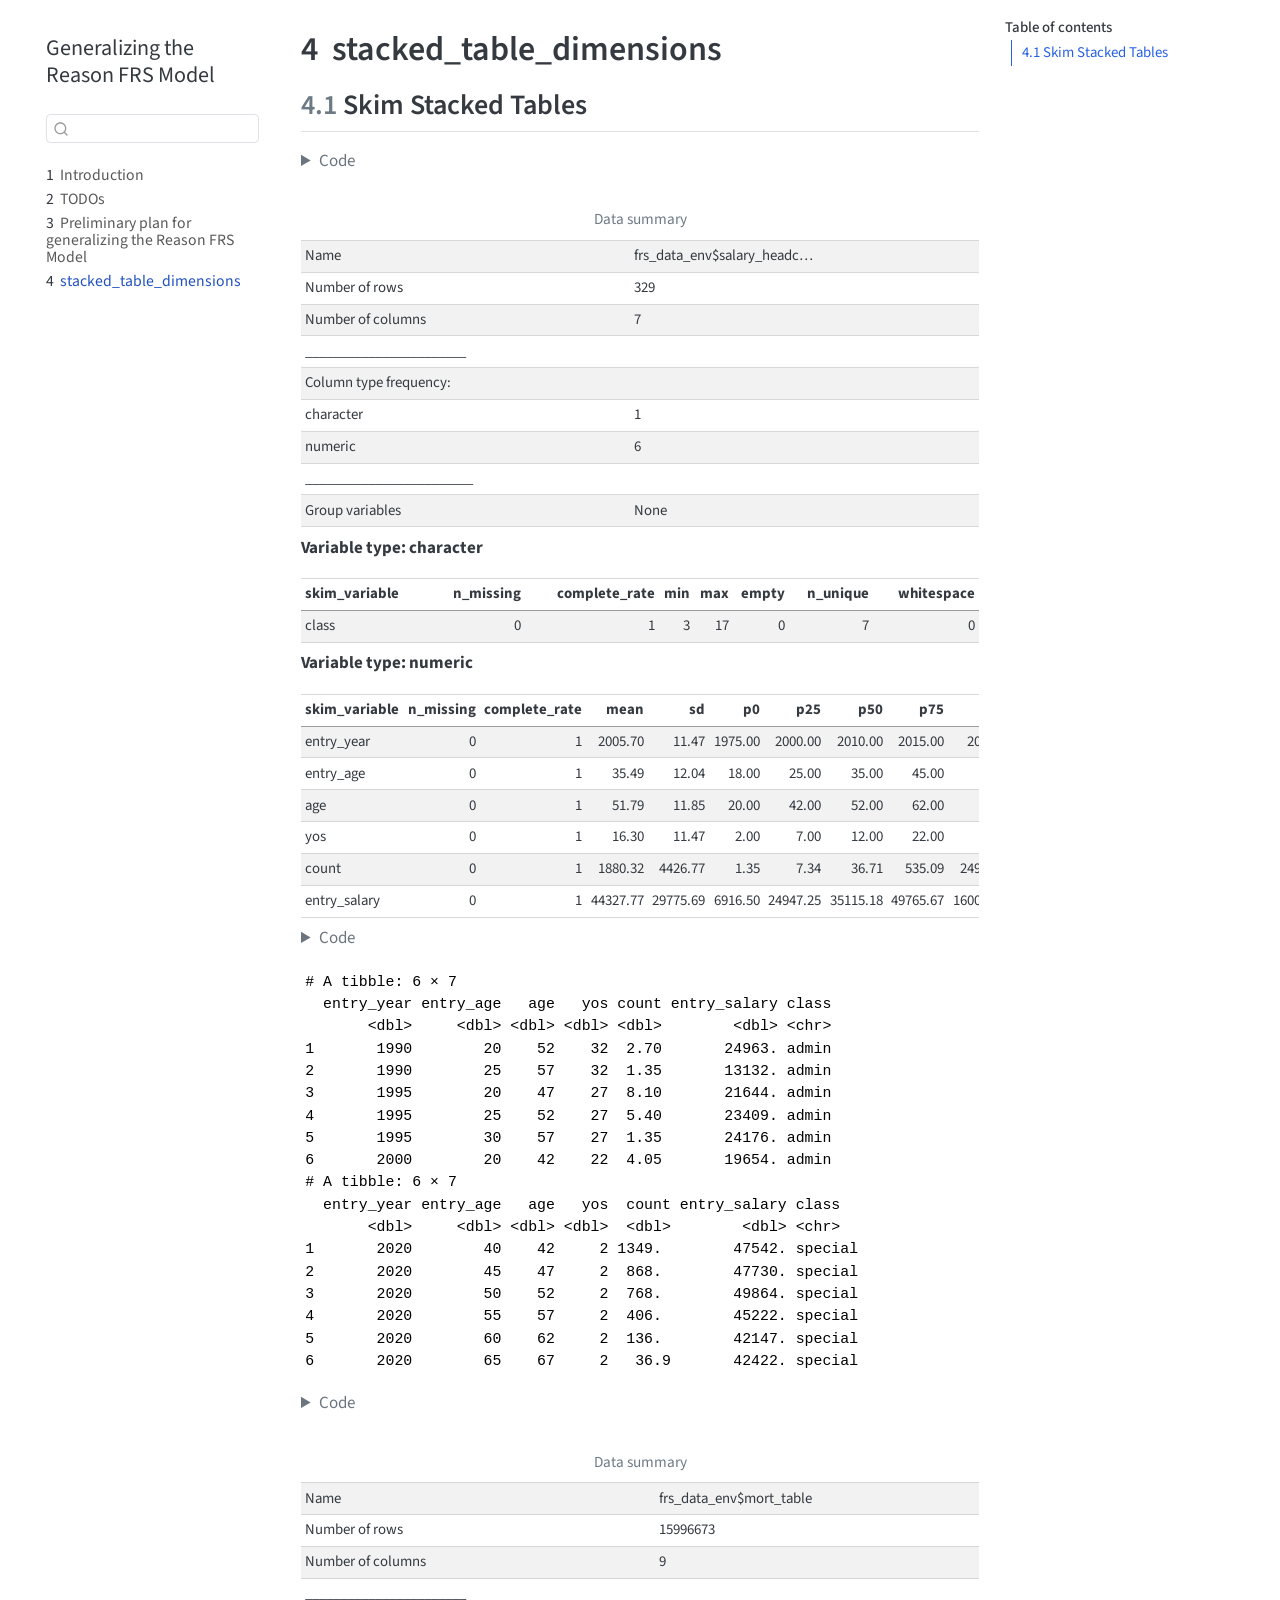
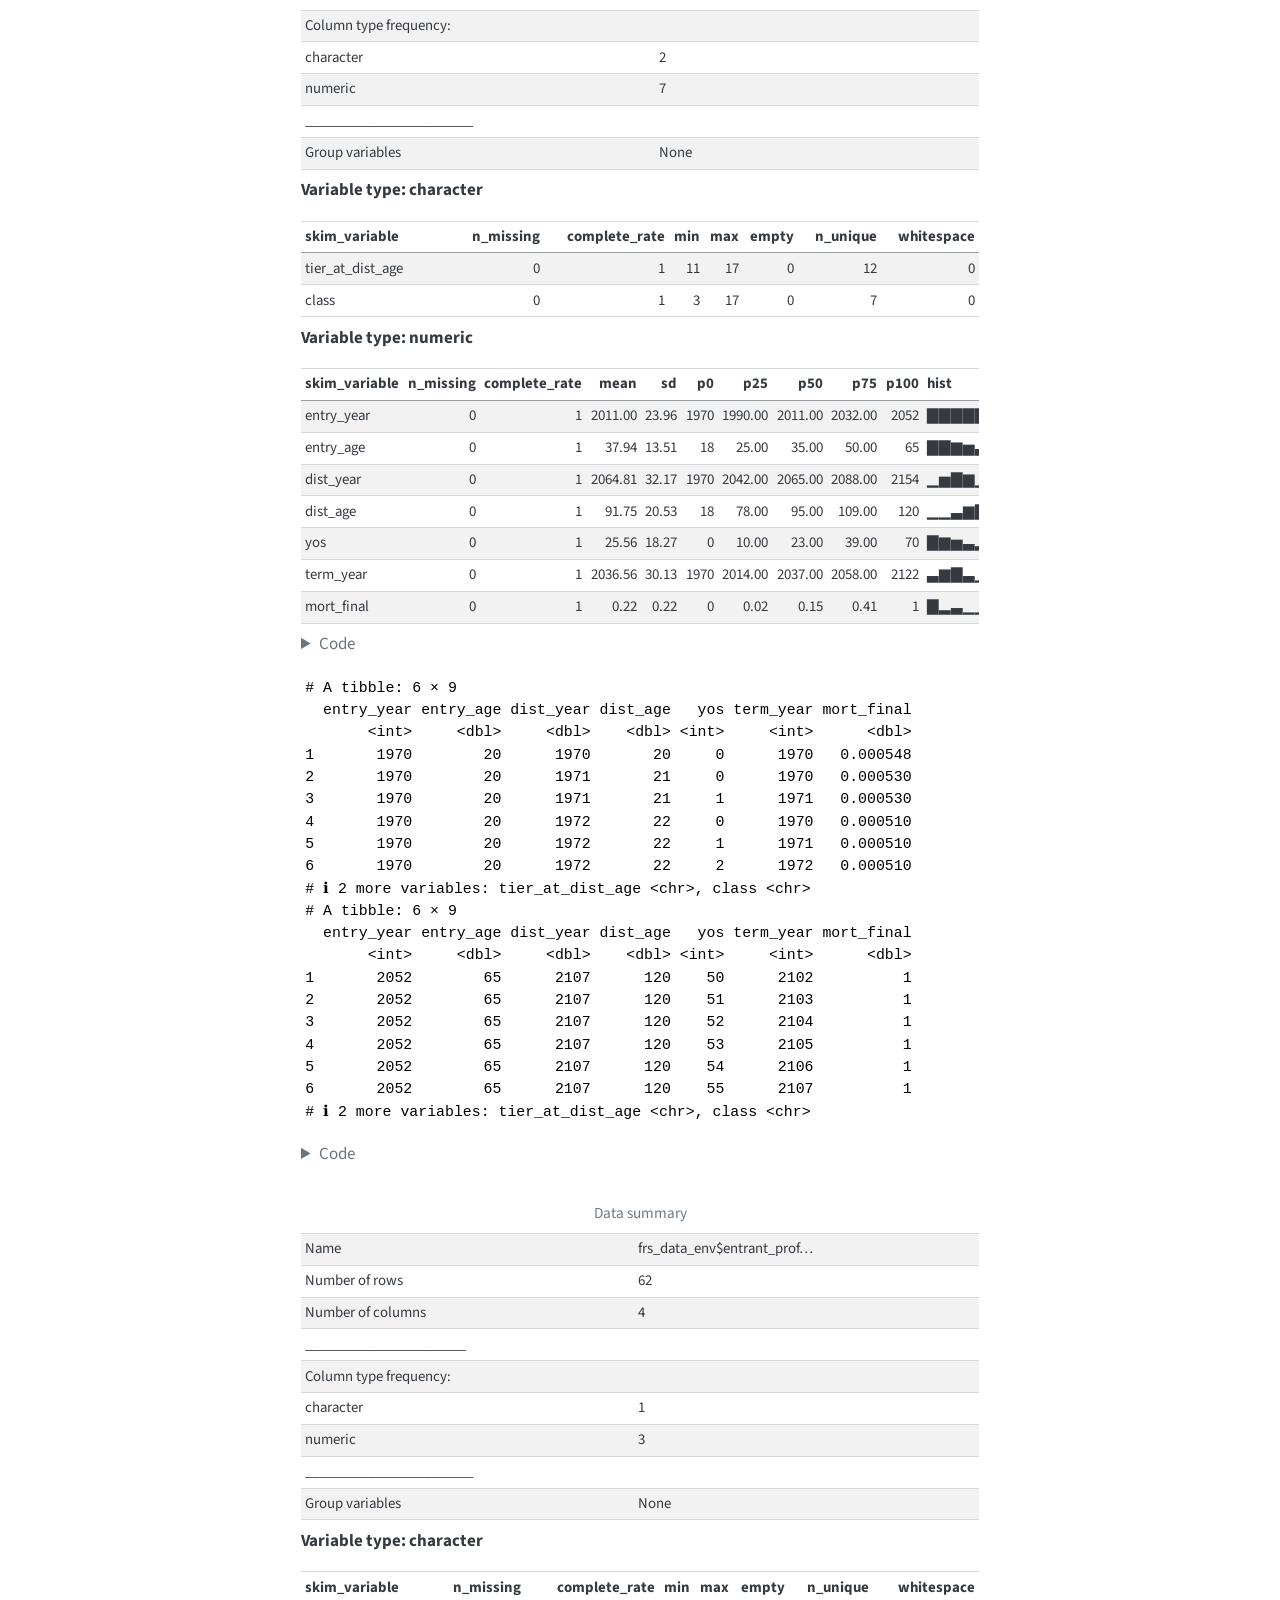
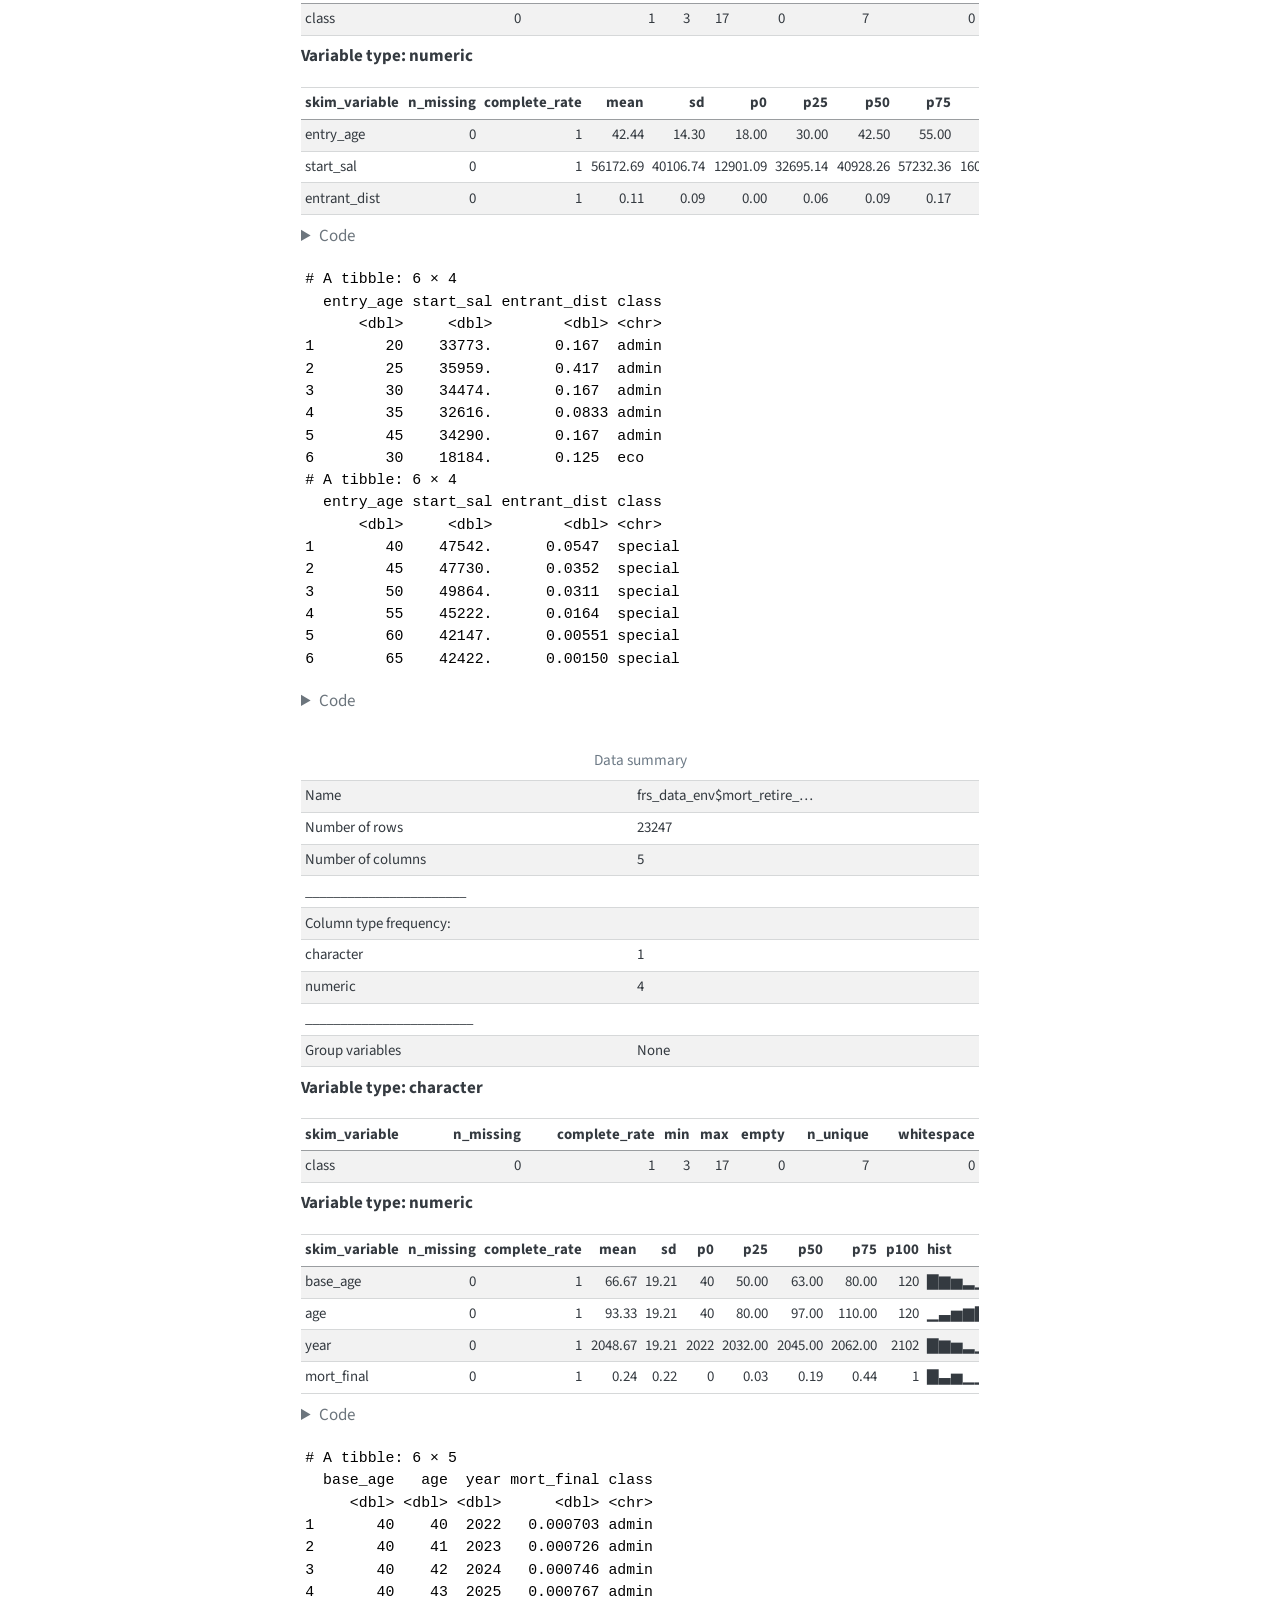
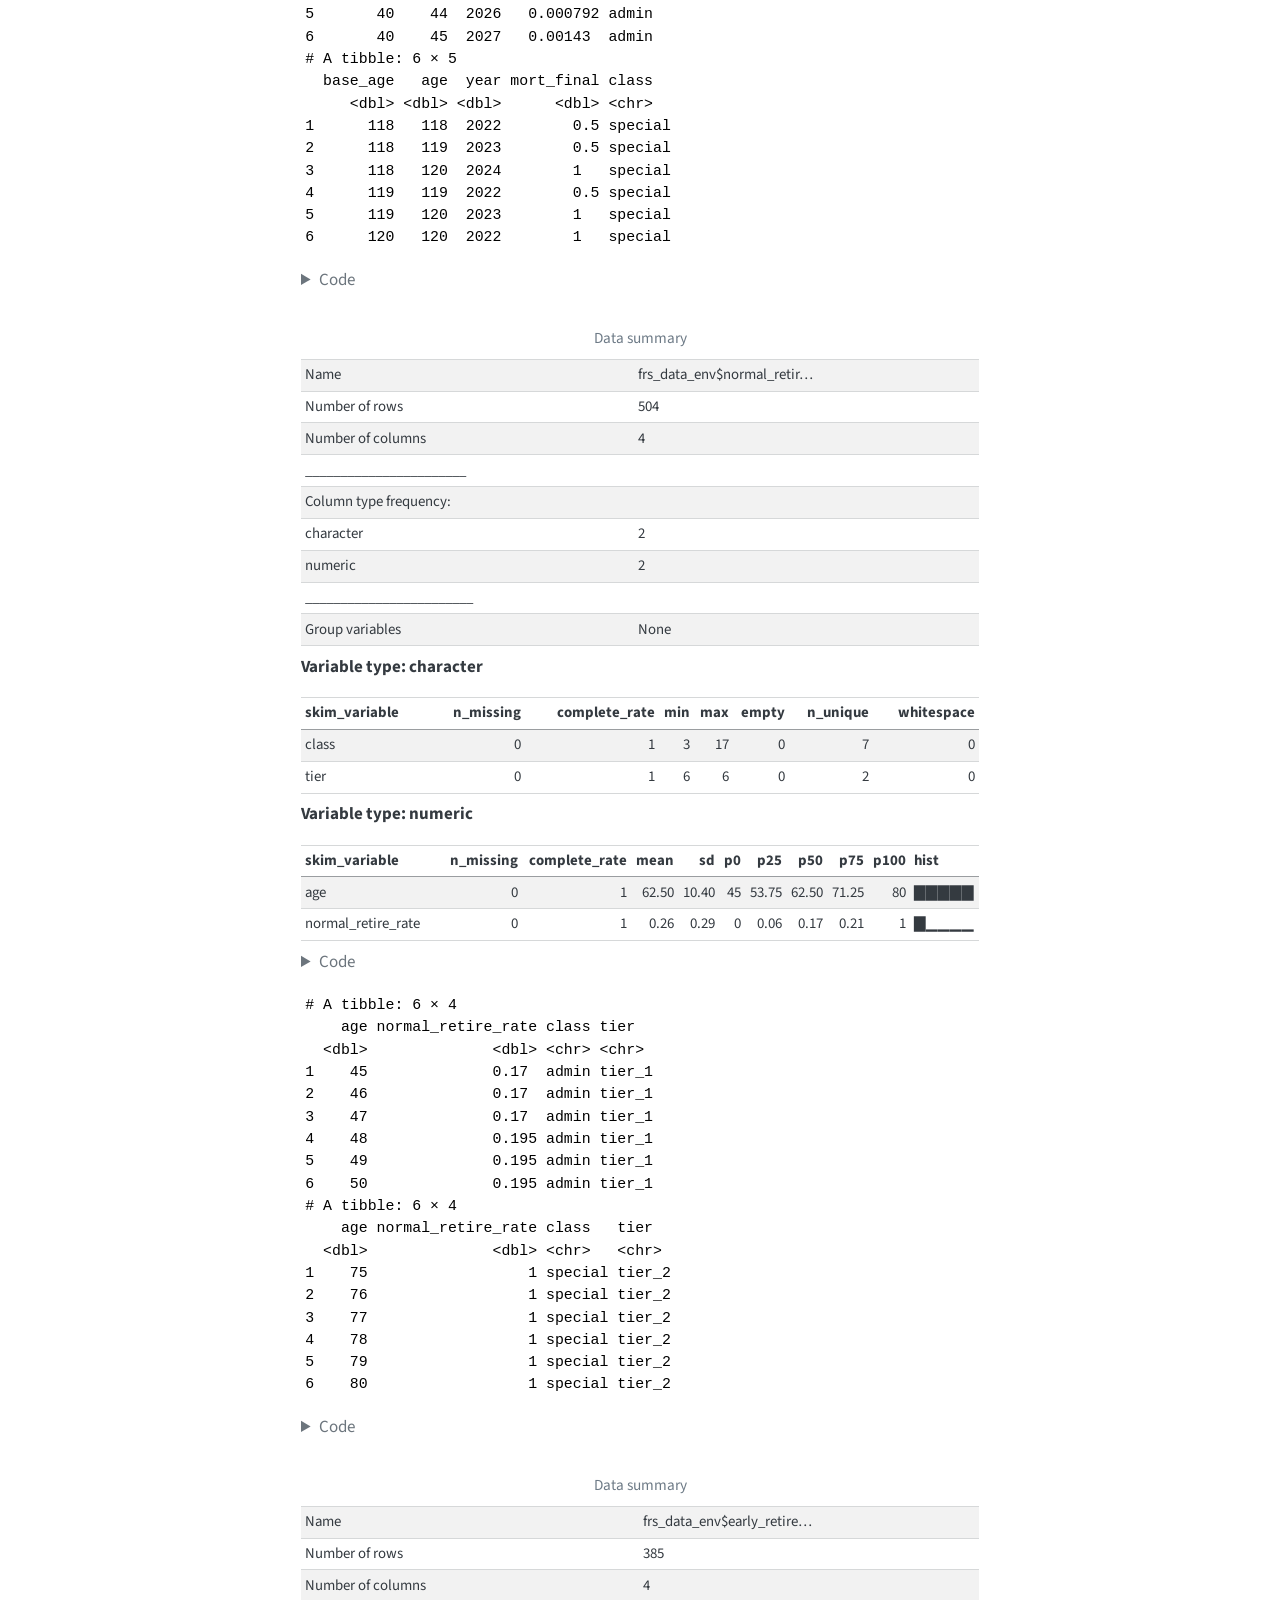
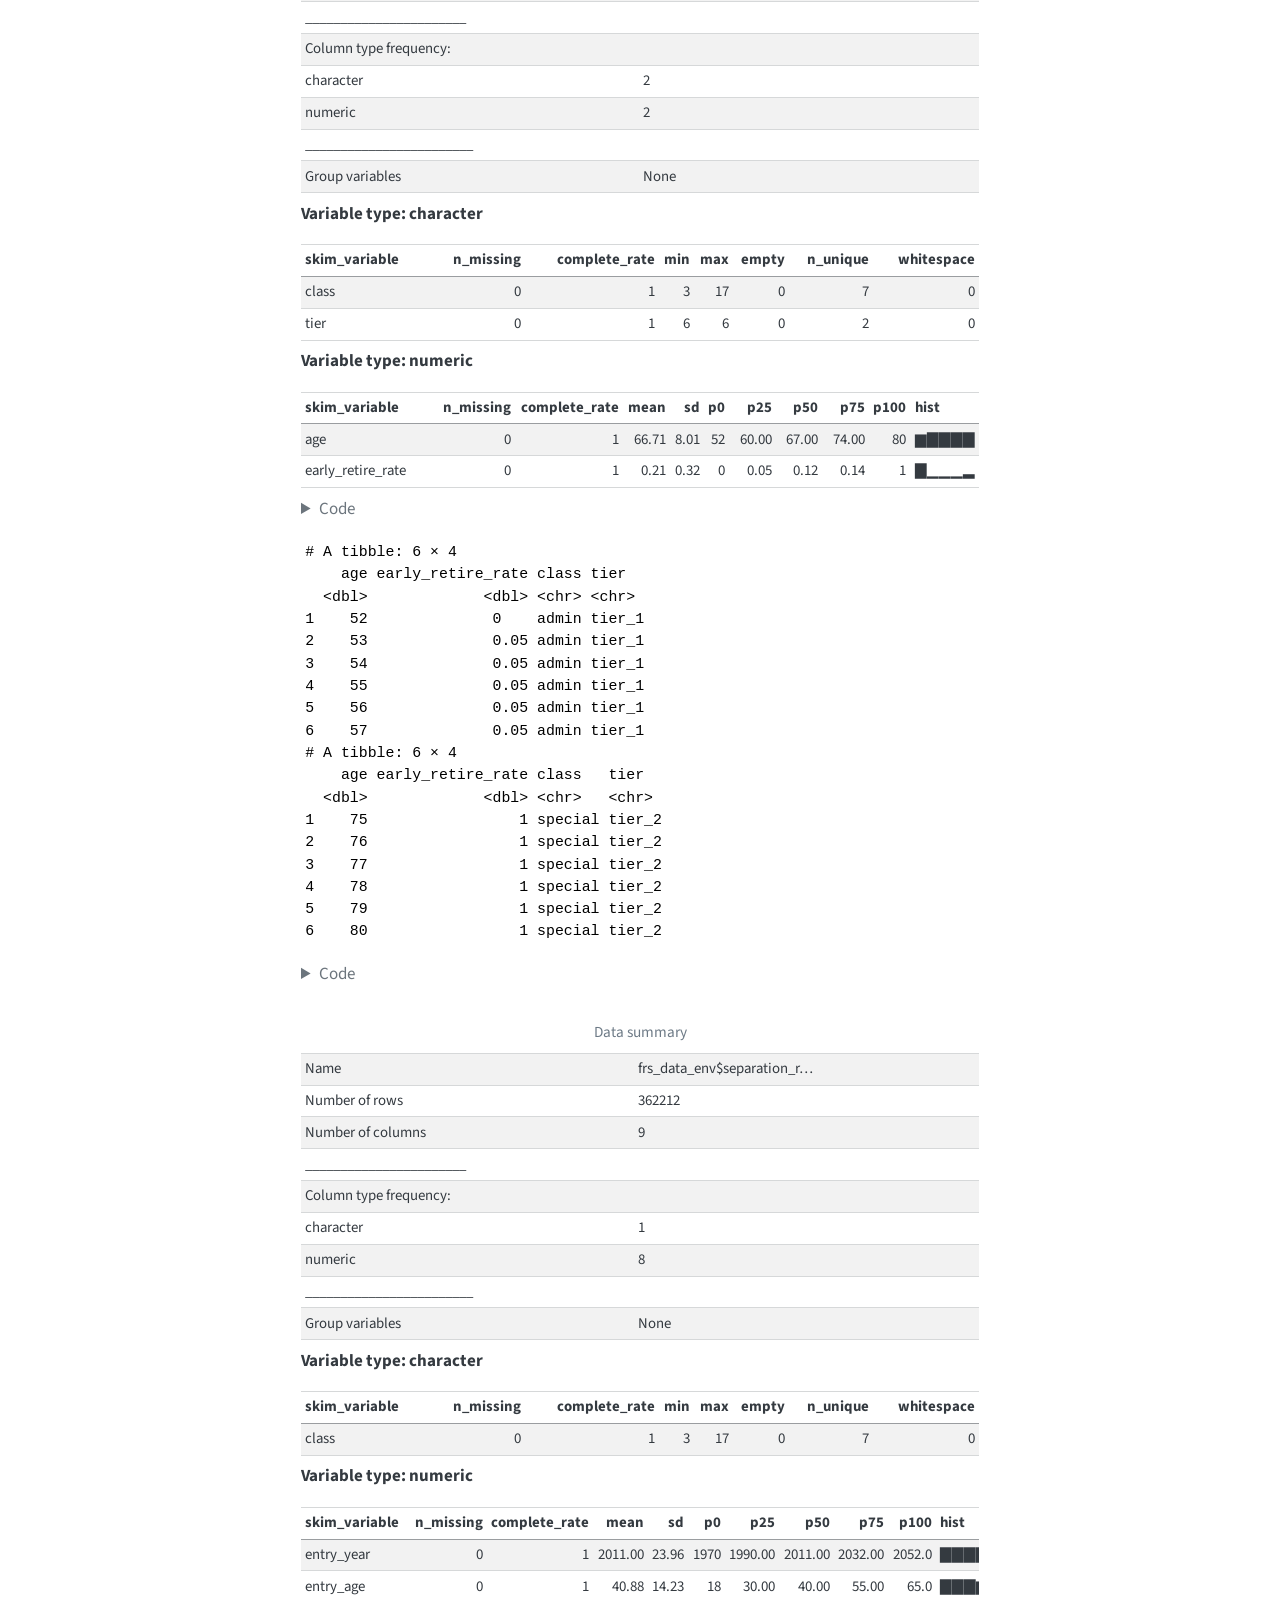
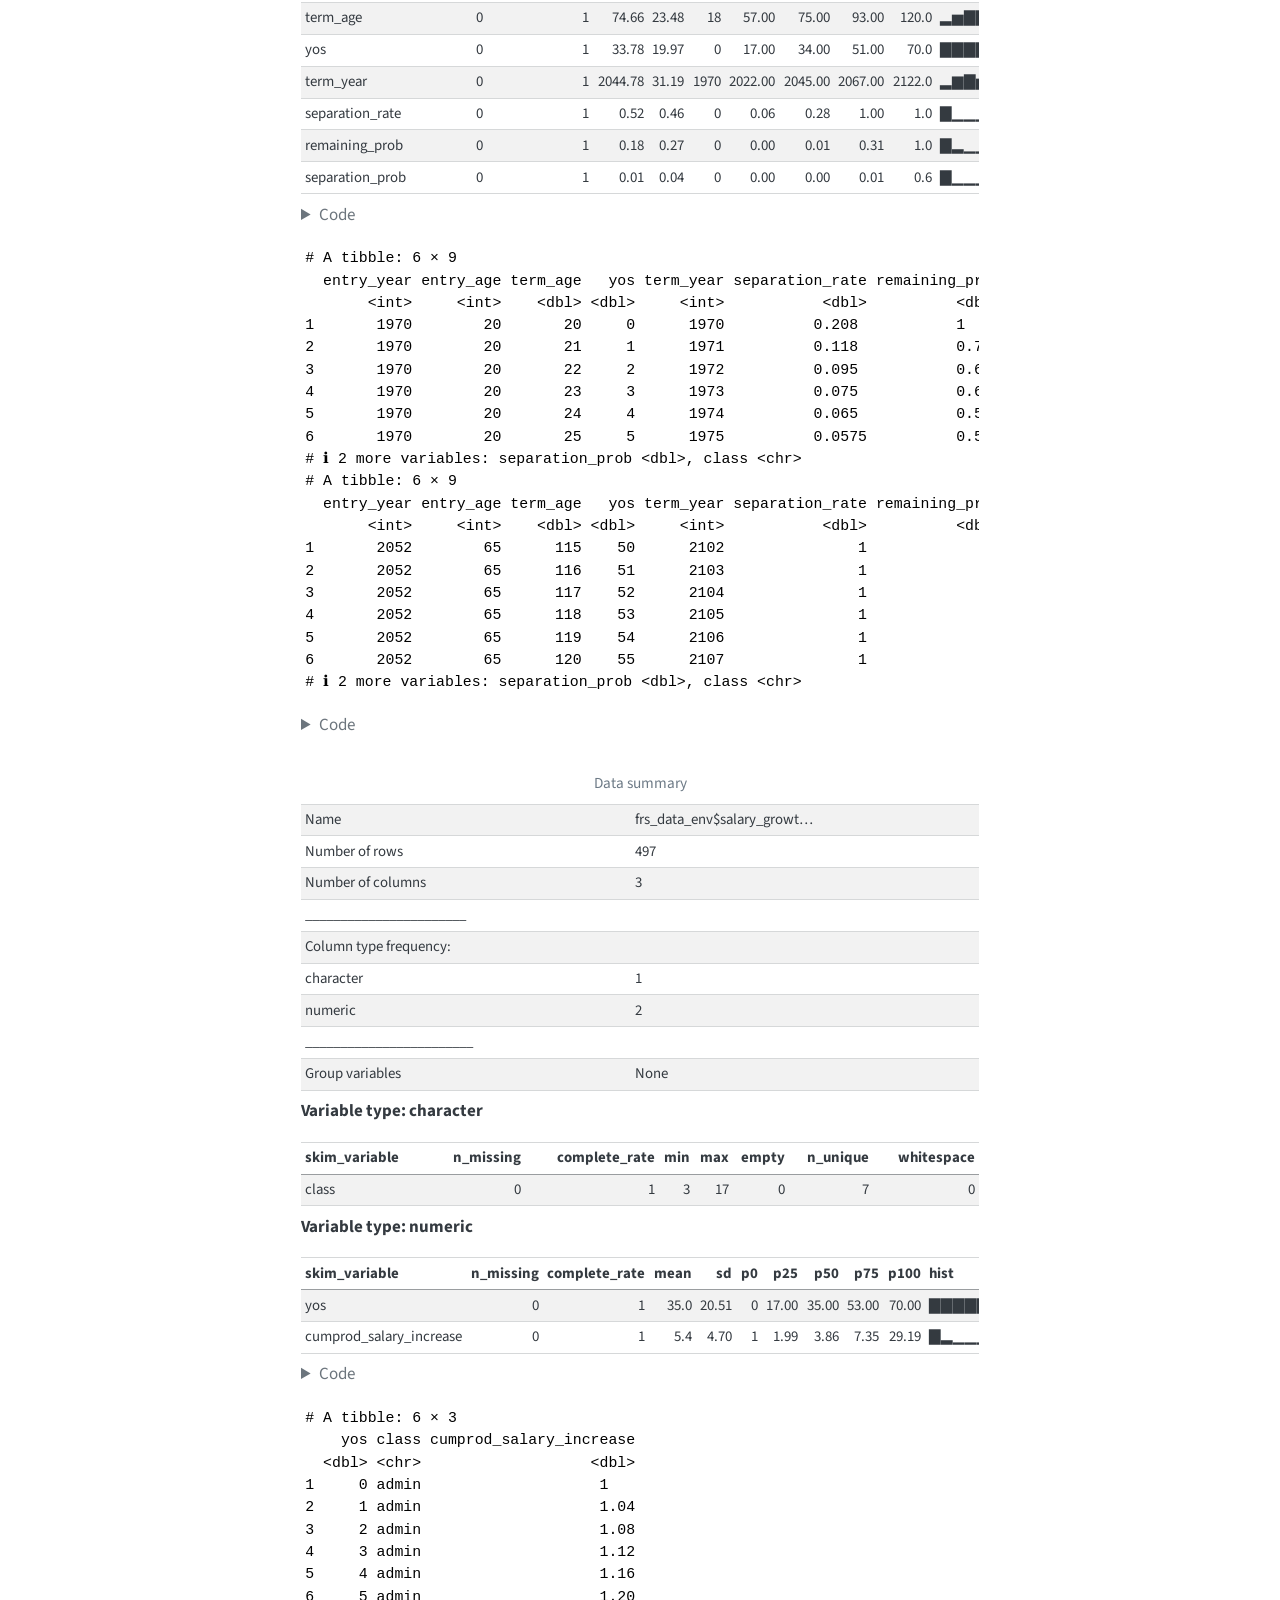
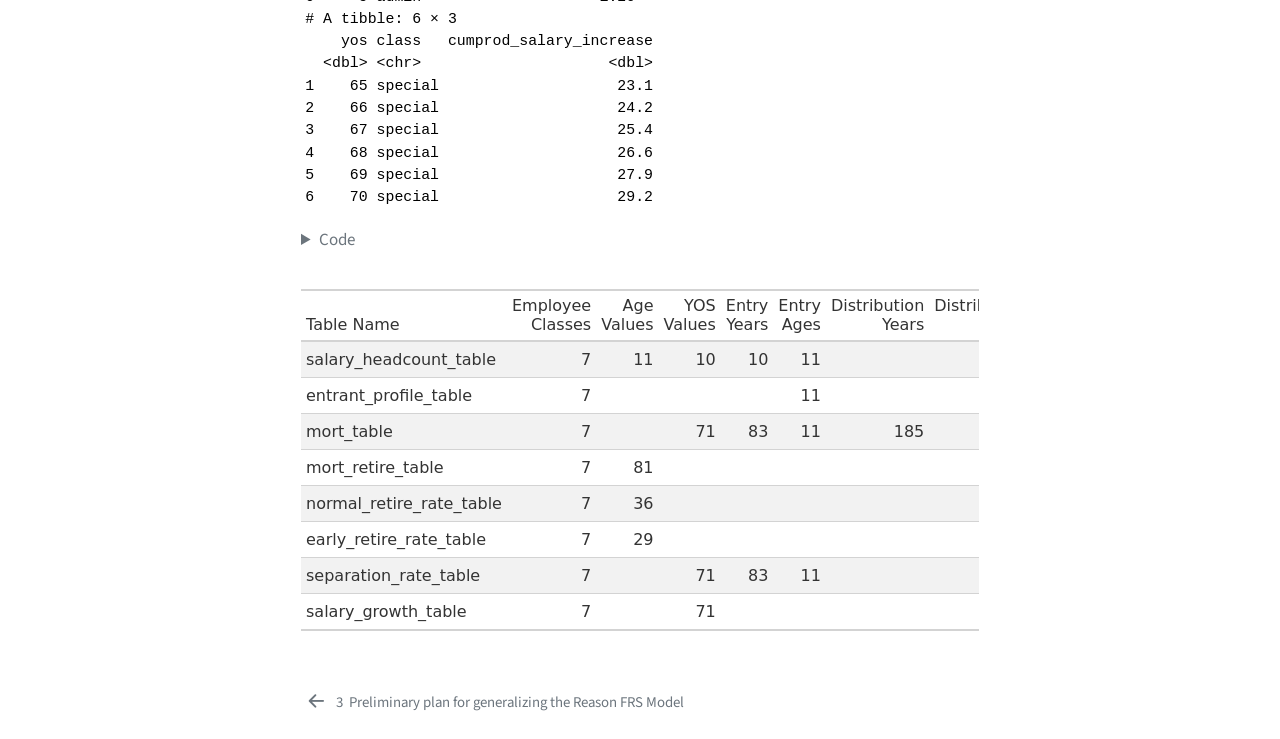
<file: stacked_table_dimensions.html>
<!DOCTYPE html>
<html xmlns="http://www.w3.org/1999/xhtml" lang="en" xml:lang="en"><head>

<meta charset="utf-8">
<meta name="generator" content="quarto-1.8.4">

<meta name="viewport" content="width=device-width, initial-scale=1.0, user-scalable=yes">


<title>4&nbsp; stacked_table_dimensions – Generalizing the Reason FRS Model</title>
<style>
code{white-space: pre-wrap;}
span.smallcaps{font-variant: small-caps;}
div.columns{display: flex; gap: min(4vw, 1.5em);}
div.column{flex: auto; overflow-x: auto;}
div.hanging-indent{margin-left: 1.5em; text-indent: -1.5em;}
ul.task-list{list-style: none;}
ul.task-list li input[type="checkbox"] {
  width: 0.8em;
  margin: 0 0.8em 0.2em -1em; /* quarto-specific, see https://github.com/quarto-dev/quarto-cli/issues/4556 */ 
  vertical-align: middle;
}
/* CSS for syntax highlighting */
html { -webkit-text-size-adjust: 100%; }
pre > code.sourceCode { white-space: pre; position: relative; }
pre > code.sourceCode > span { display: inline-block; line-height: 1.25; }
pre > code.sourceCode > span:empty { height: 1.2em; }
.sourceCode { overflow: visible; }
code.sourceCode > span { color: inherit; text-decoration: inherit; }
div.sourceCode { margin: 1em 0; }
pre.sourceCode { margin: 0; }
@media screen {
div.sourceCode { overflow: auto; }
}
@media print {
pre > code.sourceCode { white-space: pre-wrap; }
pre > code.sourceCode > span { text-indent: -5em; padding-left: 5em; }
}
pre.numberSource code
  { counter-reset: source-line 0; }
pre.numberSource code > span
  { position: relative; left: -4em; counter-increment: source-line; }
pre.numberSource code > span > a:first-child::before
  { content: counter(source-line);
    position: relative; left: -1em; text-align: right; vertical-align: baseline;
    border: none; display: inline-block;
    -webkit-touch-callout: none; -webkit-user-select: none;
    -khtml-user-select: none; -moz-user-select: none;
    -ms-user-select: none; user-select: none;
    padding: 0 4px; width: 4em;
  }
pre.numberSource { margin-left: 3em;  padding-left: 4px; }
div.sourceCode
  {   }
@media screen {
pre > code.sourceCode > span > a:first-child::before { text-decoration: underline; }
}
</style>


<script src="site_libs/quarto-nav/quarto-nav.js"></script>
<script src="site_libs/quarto-nav/headroom.min.js"></script>
<script src="site_libs/clipboard/clipboard.min.js"></script>
<script src="site_libs/quarto-search/autocomplete.umd.js"></script>
<script src="site_libs/quarto-search/fuse.min.js"></script>
<script src="site_libs/quarto-search/quarto-search.js"></script>
<meta name="quarto:offset" content="./">
<link href="./plan.html" rel="prev">
<script src="site_libs/quarto-html/quarto.js" type="module"></script>
<script src="site_libs/quarto-html/tabsets/tabsets.js" type="module"></script>
<script src="site_libs/quarto-html/popper.min.js"></script>
<script src="site_libs/quarto-html/tippy.umd.min.js"></script>
<script src="site_libs/quarto-html/anchor.min.js"></script>
<link href="site_libs/quarto-html/tippy.css" rel="stylesheet">
<link href="site_libs/quarto-html/quarto-syntax-highlighting-19cd9126a9a9c64aacb03dc90954a64a.css" rel="stylesheet" id="quarto-text-highlighting-styles">
<script src="site_libs/bootstrap/bootstrap.min.js"></script>
<link href="site_libs/bootstrap/bootstrap-icons.css" rel="stylesheet">
<link href="site_libs/bootstrap/bootstrap-fbc84402b7502065b8c466941eec3255.min.css" rel="stylesheet" append-hash="true" id="quarto-bootstrap" data-mode="light">
<script id="quarto-search-options" type="application/json">{
  "location": "sidebar",
  "copy-button": false,
  "collapse-after": 3,
  "panel-placement": "start",
  "type": "textbox",
  "limit": 50,
  "keyboard-shortcut": [
    "f",
    "/",
    "s"
  ],
  "show-item-context": false,
  "language": {
    "search-no-results-text": "No results",
    "search-matching-documents-text": "matching documents",
    "search-copy-link-title": "Copy link to search",
    "search-hide-matches-text": "Hide additional matches",
    "search-more-match-text": "more match in this document",
    "search-more-matches-text": "more matches in this document",
    "search-clear-button-title": "Clear",
    "search-text-placeholder": "",
    "search-detached-cancel-button-title": "Cancel",
    "search-submit-button-title": "Submit",
    "search-label": "Search"
  }
}</script>


</head>

<body class="nav-sidebar floating quarto-light">

<div id="quarto-search-results"></div>
  <header id="quarto-header" class="headroom fixed-top">
  <nav class="quarto-secondary-nav">
    <div class="container-fluid d-flex">
      <button type="button" class="quarto-btn-toggle btn" data-bs-toggle="collapse" role="button" data-bs-target=".quarto-sidebar-collapse-item" aria-controls="quarto-sidebar" aria-expanded="false" aria-label="Toggle sidebar navigation" onclick="if (window.quartoToggleHeadroom) { window.quartoToggleHeadroom(); }">
        <i class="bi bi-layout-text-sidebar-reverse"></i>
      </button>
        <nav class="quarto-page-breadcrumbs" aria-label="breadcrumb"><ol class="breadcrumb"><li class="breadcrumb-item"><a href="./stacked_table_dimensions.html"><span class="chapter-number">4</span>&nbsp; <span class="chapter-title">stacked_table_dimensions</span></a></li></ol></nav>
        <a class="flex-grow-1" role="navigation" data-bs-toggle="collapse" data-bs-target=".quarto-sidebar-collapse-item" aria-controls="quarto-sidebar" aria-expanded="false" aria-label="Toggle sidebar navigation" onclick="if (window.quartoToggleHeadroom) { window.quartoToggleHeadroom(); }">      
        </a>
      <button type="button" class="btn quarto-search-button" aria-label="Search" onclick="window.quartoOpenSearch();">
        <i class="bi bi-search"></i>
      </button>
    </div>
  </nav>
</header>
<!-- content -->
<div id="quarto-content" class="quarto-container page-columns page-rows-contents page-layout-article">
<!-- sidebar -->
  <nav id="quarto-sidebar" class="sidebar collapse collapse-horizontal quarto-sidebar-collapse-item sidebar-navigation floating overflow-auto">
    <div class="pt-lg-2 mt-2 text-left sidebar-header">
    <div class="sidebar-title mb-0 py-0">
      <a href="./">Generalizing the Reason FRS Model</a> 
    </div>
      </div>
        <div class="mt-2 flex-shrink-0 align-items-center">
        <div class="sidebar-search">
        <div id="quarto-search" class="" title="Search"></div>
        </div>
        </div>
    <div class="sidebar-menu-container"> 
    <ul class="list-unstyled mt-1">
        <li class="sidebar-item">
  <div class="sidebar-item-container"> 
  <a href="./index.html" class="sidebar-item-text sidebar-link">
 <span class="menu-text"><span class="chapter-number">1</span>&nbsp; <span class="chapter-title">Introduction</span></span></a>
  </div>
</li>
        <li class="sidebar-item">
  <div class="sidebar-item-container"> 
  <a href="./TODO.html" class="sidebar-item-text sidebar-link">
 <span class="menu-text"><span class="chapter-number">2</span>&nbsp; <span class="chapter-title">TODOs</span></span></a>
  </div>
</li>
        <li class="sidebar-item">
  <div class="sidebar-item-container"> 
  <a href="./plan.html" class="sidebar-item-text sidebar-link">
 <span class="menu-text"><span class="chapter-number">3</span>&nbsp; <span class="chapter-title">Preliminary plan for generalizing the Reason FRS Model</span></span></a>
  </div>
</li>
        <li class="sidebar-item">
  <div class="sidebar-item-container"> 
  <a href="./stacked_table_dimensions.html" class="sidebar-item-text sidebar-link active">
 <span class="menu-text"><span class="chapter-number">4</span>&nbsp; <span class="chapter-title">stacked_table_dimensions</span></span></a>
  </div>
</li>
    </ul>
    </div>
</nav>
<div id="quarto-sidebar-glass" class="quarto-sidebar-collapse-item" data-bs-toggle="collapse" data-bs-target=".quarto-sidebar-collapse-item"></div>
<!-- margin-sidebar -->
    <div id="quarto-margin-sidebar" class="sidebar margin-sidebar">
        <nav id="TOC" role="doc-toc" class="toc-active">
    <h2 id="toc-title">Table of contents</h2>
   
  <ul>
  <li><a href="#skim-stacked-tables" id="toc-skim-stacked-tables" class="nav-link active" data-scroll-target="#skim-stacked-tables"><span class="header-section-number">4.1</span> Skim Stacked Tables</a></li>
  </ul>
</nav>
    </div>
<!-- main -->
<main class="content" id="quarto-document-content">

<header id="title-block-header" class="quarto-title-block default">
<div class="quarto-title">
<h1 class="title"><span class="chapter-number">4</span>&nbsp; <span class="chapter-title">stacked_table_dimensions</span></h1>
</div>



<div class="quarto-title-meta">

    
  
    
  </div>
  


</header>


<section id="skim-stacked-tables" class="level2" data-number="4.1">
<h2 data-number="4.1" class="anchored" data-anchor-id="skim-stacked-tables"><span class="header-section-number">4.1</span> Skim Stacked Tables</h2>
<div class="cell">
<details class="code-fold">
<summary>Code</summary>
<div class="sourceCode cell-code" id="cb1"><pre class="sourceCode r code-with-copy"><code class="sourceCode r"><span id="cb1-1"><a href="#cb1-1" aria-hidden="true" tabindex="-1"></a>ht <span class="ot">&lt;-</span> <span class="cf">function</span>(df, <span class="at">nrecs =</span> <span class="dv">6</span>) {</span>
<span id="cb1-2"><a href="#cb1-2" aria-hidden="true" tabindex="-1"></a>  <span class="co"># head-tail</span></span>
<span id="cb1-3"><a href="#cb1-3" aria-hidden="true" tabindex="-1"></a>  <span class="fu">print</span>(utils<span class="sc">::</span><span class="fu">head</span>(df, nrecs))</span>
<span id="cb1-4"><a href="#cb1-4" aria-hidden="true" tabindex="-1"></a>  <span class="fu">print</span>(utils<span class="sc">::</span><span class="fu">tail</span>(df, nrecs))</span>
<span id="cb1-5"><a href="#cb1-5" aria-hidden="true" tabindex="-1"></a>}</span>
<span id="cb1-6"><a href="#cb1-6" aria-hidden="true" tabindex="-1"></a></span>
<span id="cb1-7"><a href="#cb1-7" aria-hidden="true" tabindex="-1"></a><span class="co">#1</span></span>
<span id="cb1-8"><a href="#cb1-8" aria-hidden="true" tabindex="-1"></a><span class="fu">skim</span>(frs_data_env<span class="sc">$</span>salary_headcount_table)</span></code><button title="Copy to Clipboard" class="code-copy-button"><i class="bi"></i></button></pre></div>
</details>
<div class="cell-output-display">
<table class="caption-top table table-sm table-striped small">
<caption>Data summary</caption>
<tbody>
<tr class="odd">
<td style="text-align: left;">Name</td>
<td style="text-align: left;">frs_data_env$salary_headc…</td>
</tr>
<tr class="even">
<td style="text-align: left;">Number of rows</td>
<td style="text-align: left;">329</td>
</tr>
<tr class="odd">
<td style="text-align: left;">Number of columns</td>
<td style="text-align: left;">7</td>
</tr>
<tr class="even">
<td style="text-align: left;">_______________________</td>
<td style="text-align: left;"></td>
</tr>
<tr class="odd">
<td style="text-align: left;">Column type frequency:</td>
<td style="text-align: left;"></td>
</tr>
<tr class="even">
<td style="text-align: left;">character</td>
<td style="text-align: left;">1</td>
</tr>
<tr class="odd">
<td style="text-align: left;">numeric</td>
<td style="text-align: left;">6</td>
</tr>
<tr class="even">
<td style="text-align: left;">________________________</td>
<td style="text-align: left;"></td>
</tr>
<tr class="odd">
<td style="text-align: left;">Group variables</td>
<td style="text-align: left;">None</td>
</tr>
</tbody>
</table>
<p><strong>Variable type: character</strong></p>
<table class="caption-top table table-sm table-striped small">
<colgroup>
<col style="width: 19%">
<col style="width: 13%">
<col style="width: 19%">
<col style="width: 5%">
<col style="width: 5%">
<col style="width: 8%">
<col style="width: 12%">
<col style="width: 15%">
</colgroup>
<thead>
<tr class="header">
<th style="text-align: left;">skim_variable</th>
<th style="text-align: right;">n_missing</th>
<th style="text-align: right;">complete_rate</th>
<th style="text-align: right;">min</th>
<th style="text-align: right;">max</th>
<th style="text-align: right;">empty</th>
<th style="text-align: right;">n_unique</th>
<th style="text-align: right;">whitespace</th>
</tr>
</thead>
<tbody>
<tr class="odd">
<td style="text-align: left;">class</td>
<td style="text-align: right;">0</td>
<td style="text-align: right;">1</td>
<td style="text-align: right;">3</td>
<td style="text-align: right;">17</td>
<td style="text-align: right;">0</td>
<td style="text-align: right;">7</td>
<td style="text-align: right;">0</td>
</tr>
</tbody>
</table>
<p><strong>Variable type: numeric</strong></p>
<table class="caption-top table table-sm table-striped small">
<colgroup>
<col style="width: 13%">
<col style="width: 9%">
<col style="width: 13%">
<col style="width: 8%">
<col style="width: 8%">
<col style="width: 7%">
<col style="width: 8%">
<col style="width: 8%">
<col style="width: 8%">
<col style="width: 9%">
<col style="width: 5%">
</colgroup>
<thead>
<tr class="header">
<th style="text-align: left;">skim_variable</th>
<th style="text-align: right;">n_missing</th>
<th style="text-align: right;">complete_rate</th>
<th style="text-align: right;">mean</th>
<th style="text-align: right;">sd</th>
<th style="text-align: right;">p0</th>
<th style="text-align: right;">p25</th>
<th style="text-align: right;">p50</th>
<th style="text-align: right;">p75</th>
<th style="text-align: right;">p100</th>
<th style="text-align: left;">hist</th>
</tr>
</thead>
<tbody>
<tr class="odd">
<td style="text-align: left;">entry_year</td>
<td style="text-align: right;">0</td>
<td style="text-align: right;">1</td>
<td style="text-align: right;">2005.70</td>
<td style="text-align: right;">11.47</td>
<td style="text-align: right;">1975.00</td>
<td style="text-align: right;">2000.00</td>
<td style="text-align: right;">2010.00</td>
<td style="text-align: right;">2015.00</td>
<td style="text-align: right;">2020.00</td>
<td style="text-align: left;">▁▂▅▇▇</td>
</tr>
<tr class="even">
<td style="text-align: left;">entry_age</td>
<td style="text-align: right;">0</td>
<td style="text-align: right;">1</td>
<td style="text-align: right;">35.49</td>
<td style="text-align: right;">12.04</td>
<td style="text-align: right;">18.00</td>
<td style="text-align: right;">25.00</td>
<td style="text-align: right;">35.00</td>
<td style="text-align: right;">45.00</td>
<td style="text-align: right;">65.00</td>
<td style="text-align: left;">▇▇▅▃▂</td>
</tr>
<tr class="odd">
<td style="text-align: left;">age</td>
<td style="text-align: right;">0</td>
<td style="text-align: right;">1</td>
<td style="text-align: right;">51.79</td>
<td style="text-align: right;">11.85</td>
<td style="text-align: right;">20.00</td>
<td style="text-align: right;">42.00</td>
<td style="text-align: right;">52.00</td>
<td style="text-align: right;">62.00</td>
<td style="text-align: right;">67.00</td>
<td style="text-align: left;">▁▃▆▇▇</td>
</tr>
<tr class="even">
<td style="text-align: left;">yos</td>
<td style="text-align: right;">0</td>
<td style="text-align: right;">1</td>
<td style="text-align: right;">16.30</td>
<td style="text-align: right;">11.47</td>
<td style="text-align: right;">2.00</td>
<td style="text-align: right;">7.00</td>
<td style="text-align: right;">12.00</td>
<td style="text-align: right;">22.00</td>
<td style="text-align: right;">47.00</td>
<td style="text-align: left;">▇▇▅▂▁</td>
</tr>
<tr class="odd">
<td style="text-align: left;">count</td>
<td style="text-align: right;">0</td>
<td style="text-align: right;">1</td>
<td style="text-align: right;">1880.32</td>
<td style="text-align: right;">4426.77</td>
<td style="text-align: right;">1.35</td>
<td style="text-align: right;">7.34</td>
<td style="text-align: right;">36.71</td>
<td style="text-align: right;">535.09</td>
<td style="text-align: right;">24932.99</td>
<td style="text-align: left;">▇▁▁▁▁</td>
</tr>
<tr class="even">
<td style="text-align: left;">entry_salary</td>
<td style="text-align: right;">0</td>
<td style="text-align: right;">1</td>
<td style="text-align: right;">44327.77</td>
<td style="text-align: right;">29775.69</td>
<td style="text-align: right;">6916.50</td>
<td style="text-align: right;">24947.25</td>
<td style="text-align: right;">35115.18</td>
<td style="text-align: right;">49765.67</td>
<td style="text-align: right;">160046.68</td>
<td style="text-align: left;">▇▅▁▁▁</td>
</tr>
</tbody>
</table>
</div>
<details class="code-fold">
<summary>Code</summary>
<div class="sourceCode cell-code" id="cb2"><pre class="sourceCode r code-with-copy"><code class="sourceCode r"><span id="cb2-1"><a href="#cb2-1" aria-hidden="true" tabindex="-1"></a><span class="fu">ht</span>(frs_data_env<span class="sc">$</span>salary_headcount_table <span class="sc">|&gt;</span> </span>
<span id="cb2-2"><a href="#cb2-2" aria-hidden="true" tabindex="-1"></a>     <span class="fu">arrange</span>(class, entry_year, entry_age))</span></code><button title="Copy to Clipboard" class="code-copy-button"><i class="bi"></i></button></pre></div>
</details>
<div class="cell-output cell-output-stdout">
<pre><code># A tibble: 6 × 7
  entry_year entry_age   age   yos count entry_salary class
       &lt;dbl&gt;     &lt;dbl&gt; &lt;dbl&gt; &lt;dbl&gt; &lt;dbl&gt;        &lt;dbl&gt; &lt;chr&gt;
1       1990        20    52    32  2.70       24963. admin
2       1990        25    57    32  1.35       13132. admin
3       1995        20    47    27  8.10       21644. admin
4       1995        25    52    27  5.40       23409. admin
5       1995        30    57    27  1.35       24176. admin
6       2000        20    42    22  4.05       19654. admin
# A tibble: 6 × 7
  entry_year entry_age   age   yos  count entry_salary class  
       &lt;dbl&gt;     &lt;dbl&gt; &lt;dbl&gt; &lt;dbl&gt;  &lt;dbl&gt;        &lt;dbl&gt; &lt;chr&gt;  
1       2020        40    42     2 1349.        47542. special
2       2020        45    47     2  868.        47730. special
3       2020        50    52     2  768.        49864. special
4       2020        55    57     2  406.        45222. special
5       2020        60    62     2  136.        42147. special
6       2020        65    67     2   36.9       42422. special</code></pre>
</div>
<details class="code-fold">
<summary>Code</summary>
<div class="sourceCode cell-code" id="cb4"><pre class="sourceCode r code-with-copy"><code class="sourceCode r"><span id="cb4-1"><a href="#cb4-1" aria-hidden="true" tabindex="-1"></a><span class="co">#2</span></span>
<span id="cb4-2"><a href="#cb4-2" aria-hidden="true" tabindex="-1"></a><span class="fu">skim</span>(frs_data_env<span class="sc">$</span>mort_table)</span></code><button title="Copy to Clipboard" class="code-copy-button"><i class="bi"></i></button></pre></div>
</details>
<div class="cell-output-display">
<table class="caption-top table table-sm table-striped small">
<caption>Data summary</caption>
<tbody>
<tr class="odd">
<td style="text-align: left;">Name</td>
<td style="text-align: left;">frs_data_env$mort_table</td>
</tr>
<tr class="even">
<td style="text-align: left;">Number of rows</td>
<td style="text-align: left;">15996673</td>
</tr>
<tr class="odd">
<td style="text-align: left;">Number of columns</td>
<td style="text-align: left;">9</td>
</tr>
<tr class="even">
<td style="text-align: left;">_______________________</td>
<td style="text-align: left;"></td>
</tr>
<tr class="odd">
<td style="text-align: left;">Column type frequency:</td>
<td style="text-align: left;"></td>
</tr>
<tr class="even">
<td style="text-align: left;">character</td>
<td style="text-align: left;">2</td>
</tr>
<tr class="odd">
<td style="text-align: left;">numeric</td>
<td style="text-align: left;">7</td>
</tr>
<tr class="even">
<td style="text-align: left;">________________________</td>
<td style="text-align: left;"></td>
</tr>
<tr class="odd">
<td style="text-align: left;">Group variables</td>
<td style="text-align: left;">None</td>
</tr>
</tbody>
</table>
<p><strong>Variable type: character</strong></p>
<table class="caption-top table table-sm table-striped small">
<colgroup>
<col style="width: 22%">
<col style="width: 13%">
<col style="width: 18%">
<col style="width: 5%">
<col style="width: 5%">
<col style="width: 8%">
<col style="width: 12%">
<col style="width: 14%">
</colgroup>
<thead>
<tr class="header">
<th style="text-align: left;">skim_variable</th>
<th style="text-align: right;">n_missing</th>
<th style="text-align: right;">complete_rate</th>
<th style="text-align: right;">min</th>
<th style="text-align: right;">max</th>
<th style="text-align: right;">empty</th>
<th style="text-align: right;">n_unique</th>
<th style="text-align: right;">whitespace</th>
</tr>
</thead>
<tbody>
<tr class="odd">
<td style="text-align: left;">tier_at_dist_age</td>
<td style="text-align: right;">0</td>
<td style="text-align: right;">1</td>
<td style="text-align: right;">11</td>
<td style="text-align: right;">17</td>
<td style="text-align: right;">0</td>
<td style="text-align: right;">12</td>
<td style="text-align: right;">0</td>
</tr>
<tr class="even">
<td style="text-align: left;">class</td>
<td style="text-align: right;">0</td>
<td style="text-align: right;">1</td>
<td style="text-align: right;">3</td>
<td style="text-align: right;">17</td>
<td style="text-align: right;">0</td>
<td style="text-align: right;">7</td>
<td style="text-align: right;">0</td>
</tr>
</tbody>
</table>
<p><strong>Variable type: numeric</strong></p>
<table class="caption-top table table-sm table-striped small">
<colgroup>
<col style="width: 15%">
<col style="width: 10%">
<col style="width: 15%">
<col style="width: 8%">
<col style="width: 6%">
<col style="width: 5%">
<col style="width: 8%">
<col style="width: 8%">
<col style="width: 8%">
<col style="width: 5%">
<col style="width: 6%">
</colgroup>
<thead>
<tr class="header">
<th style="text-align: left;">skim_variable</th>
<th style="text-align: right;">n_missing</th>
<th style="text-align: right;">complete_rate</th>
<th style="text-align: right;">mean</th>
<th style="text-align: right;">sd</th>
<th style="text-align: right;">p0</th>
<th style="text-align: right;">p25</th>
<th style="text-align: right;">p50</th>
<th style="text-align: right;">p75</th>
<th style="text-align: right;">p100</th>
<th style="text-align: left;">hist</th>
</tr>
</thead>
<tbody>
<tr class="odd">
<td style="text-align: left;">entry_year</td>
<td style="text-align: right;">0</td>
<td style="text-align: right;">1</td>
<td style="text-align: right;">2011.00</td>
<td style="text-align: right;">23.96</td>
<td style="text-align: right;">1970</td>
<td style="text-align: right;">1990.00</td>
<td style="text-align: right;">2011.00</td>
<td style="text-align: right;">2032.00</td>
<td style="text-align: right;">2052</td>
<td style="text-align: left;">▇▇▇▇▇</td>
</tr>
<tr class="even">
<td style="text-align: left;">entry_age</td>
<td style="text-align: right;">0</td>
<td style="text-align: right;">1</td>
<td style="text-align: right;">37.94</td>
<td style="text-align: right;">13.51</td>
<td style="text-align: right;">18</td>
<td style="text-align: right;">25.00</td>
<td style="text-align: right;">35.00</td>
<td style="text-align: right;">50.00</td>
<td style="text-align: right;">65</td>
<td style="text-align: left;">▇▇▆▅▃</td>
</tr>
<tr class="odd">
<td style="text-align: left;">dist_year</td>
<td style="text-align: right;">0</td>
<td style="text-align: right;">1</td>
<td style="text-align: right;">2064.81</td>
<td style="text-align: right;">32.17</td>
<td style="text-align: right;">1970</td>
<td style="text-align: right;">2042.00</td>
<td style="text-align: right;">2065.00</td>
<td style="text-align: right;">2088.00</td>
<td style="text-align: right;">2154</td>
<td style="text-align: left;">▁▅▇▆▁</td>
</tr>
<tr class="even">
<td style="text-align: left;">dist_age</td>
<td style="text-align: right;">0</td>
<td style="text-align: right;">1</td>
<td style="text-align: right;">91.75</td>
<td style="text-align: right;">20.53</td>
<td style="text-align: right;">18</td>
<td style="text-align: right;">78.00</td>
<td style="text-align: right;">95.00</td>
<td style="text-align: right;">109.00</td>
<td style="text-align: right;">120</td>
<td style="text-align: left;">▁▁▃▆▇</td>
</tr>
<tr class="odd">
<td style="text-align: left;">yos</td>
<td style="text-align: right;">0</td>
<td style="text-align: right;">1</td>
<td style="text-align: right;">25.56</td>
<td style="text-align: right;">18.27</td>
<td style="text-align: right;">0</td>
<td style="text-align: right;">10.00</td>
<td style="text-align: right;">23.00</td>
<td style="text-align: right;">39.00</td>
<td style="text-align: right;">70</td>
<td style="text-align: left;">▇▆▅▃▂</td>
</tr>
<tr class="even">
<td style="text-align: left;">term_year</td>
<td style="text-align: right;">0</td>
<td style="text-align: right;">1</td>
<td style="text-align: right;">2036.56</td>
<td style="text-align: right;">30.13</td>
<td style="text-align: right;">1970</td>
<td style="text-align: right;">2014.00</td>
<td style="text-align: right;">2037.00</td>
<td style="text-align: right;">2058.00</td>
<td style="text-align: right;">2122</td>
<td style="text-align: left;">▃▆▇▃▁</td>
</tr>
<tr class="odd">
<td style="text-align: left;">mort_final</td>
<td style="text-align: right;">0</td>
<td style="text-align: right;">1</td>
<td style="text-align: right;">0.22</td>
<td style="text-align: right;">0.22</td>
<td style="text-align: right;">0</td>
<td style="text-align: right;">0.02</td>
<td style="text-align: right;">0.15</td>
<td style="text-align: right;">0.41</td>
<td style="text-align: right;">1</td>
<td style="text-align: left;">▇▂▃▁▁</td>
</tr>
</tbody>
</table>
</div>
<details class="code-fold">
<summary>Code</summary>
<div class="sourceCode cell-code" id="cb5"><pre class="sourceCode r code-with-copy"><code class="sourceCode r"><span id="cb5-1"><a href="#cb5-1" aria-hidden="true" tabindex="-1"></a><span class="fu">ht</span>(frs_data_env<span class="sc">$</span>mort_table <span class="sc">|&gt;</span> </span>
<span id="cb5-2"><a href="#cb5-2" aria-hidden="true" tabindex="-1"></a>     <span class="fu">arrange</span>(class, entry_year, entry_age, dist_year))</span></code><button title="Copy to Clipboard" class="code-copy-button"><i class="bi"></i></button></pre></div>
</details>
<div class="cell-output cell-output-stdout">
<pre><code># A tibble: 6 × 9
  entry_year entry_age dist_year dist_age   yos term_year mort_final
       &lt;int&gt;     &lt;dbl&gt;     &lt;dbl&gt;    &lt;dbl&gt; &lt;int&gt;     &lt;int&gt;      &lt;dbl&gt;
1       1970        20      1970       20     0      1970   0.000548
2       1970        20      1971       21     0      1970   0.000530
3       1970        20      1971       21     1      1971   0.000530
4       1970        20      1972       22     0      1970   0.000510
5       1970        20      1972       22     1      1971   0.000510
6       1970        20      1972       22     2      1972   0.000510
# ℹ 2 more variables: tier_at_dist_age &lt;chr&gt;, class &lt;chr&gt;
# A tibble: 6 × 9
  entry_year entry_age dist_year dist_age   yos term_year mort_final
       &lt;int&gt;     &lt;dbl&gt;     &lt;dbl&gt;    &lt;dbl&gt; &lt;int&gt;     &lt;int&gt;      &lt;dbl&gt;
1       2052        65      2107      120    50      2102          1
2       2052        65      2107      120    51      2103          1
3       2052        65      2107      120    52      2104          1
4       2052        65      2107      120    53      2105          1
5       2052        65      2107      120    54      2106          1
6       2052        65      2107      120    55      2107          1
# ℹ 2 more variables: tier_at_dist_age &lt;chr&gt;, class &lt;chr&gt;</code></pre>
</div>
<details class="code-fold">
<summary>Code</summary>
<div class="sourceCode cell-code" id="cb7"><pre class="sourceCode r code-with-copy"><code class="sourceCode r"><span id="cb7-1"><a href="#cb7-1" aria-hidden="true" tabindex="-1"></a><span class="co">#3</span></span>
<span id="cb7-2"><a href="#cb7-2" aria-hidden="true" tabindex="-1"></a><span class="fu">skim</span>(frs_data_env<span class="sc">$</span>entrant_profile_table)</span></code><button title="Copy to Clipboard" class="code-copy-button"><i class="bi"></i></button></pre></div>
</details>
<div class="cell-output-display">
<table class="caption-top table table-sm table-striped small">
<caption>Data summary</caption>
<tbody>
<tr class="odd">
<td style="text-align: left;">Name</td>
<td style="text-align: left;">frs_data_env$entrant_prof…</td>
</tr>
<tr class="even">
<td style="text-align: left;">Number of rows</td>
<td style="text-align: left;">62</td>
</tr>
<tr class="odd">
<td style="text-align: left;">Number of columns</td>
<td style="text-align: left;">4</td>
</tr>
<tr class="even">
<td style="text-align: left;">_______________________</td>
<td style="text-align: left;"></td>
</tr>
<tr class="odd">
<td style="text-align: left;">Column type frequency:</td>
<td style="text-align: left;"></td>
</tr>
<tr class="even">
<td style="text-align: left;">character</td>
<td style="text-align: left;">1</td>
</tr>
<tr class="odd">
<td style="text-align: left;">numeric</td>
<td style="text-align: left;">3</td>
</tr>
<tr class="even">
<td style="text-align: left;">________________________</td>
<td style="text-align: left;"></td>
</tr>
<tr class="odd">
<td style="text-align: left;">Group variables</td>
<td style="text-align: left;">None</td>
</tr>
</tbody>
</table>
<p><strong>Variable type: character</strong></p>
<table class="caption-top table table-sm table-striped small">
<colgroup>
<col style="width: 19%">
<col style="width: 13%">
<col style="width: 19%">
<col style="width: 5%">
<col style="width: 5%">
<col style="width: 8%">
<col style="width: 12%">
<col style="width: 15%">
</colgroup>
<thead>
<tr class="header">
<th style="text-align: left;">skim_variable</th>
<th style="text-align: right;">n_missing</th>
<th style="text-align: right;">complete_rate</th>
<th style="text-align: right;">min</th>
<th style="text-align: right;">max</th>
<th style="text-align: right;">empty</th>
<th style="text-align: right;">n_unique</th>
<th style="text-align: right;">whitespace</th>
</tr>
</thead>
<tbody>
<tr class="odd">
<td style="text-align: left;">class</td>
<td style="text-align: right;">0</td>
<td style="text-align: right;">1</td>
<td style="text-align: right;">3</td>
<td style="text-align: right;">17</td>
<td style="text-align: right;">0</td>
<td style="text-align: right;">7</td>
<td style="text-align: right;">0</td>
</tr>
</tbody>
</table>
<p><strong>Variable type: numeric</strong></p>
<table class="caption-top table table-sm table-striped small">
<colgroup>
<col style="width: 12%">
<col style="width: 9%">
<col style="width: 12%">
<col style="width: 8%">
<col style="width: 8%">
<col style="width: 8%">
<col style="width: 8%">
<col style="width: 8%">
<col style="width: 8%">
<col style="width: 9%">
<col style="width: 5%">
</colgroup>
<thead>
<tr class="header">
<th style="text-align: left;">skim_variable</th>
<th style="text-align: right;">n_missing</th>
<th style="text-align: right;">complete_rate</th>
<th style="text-align: right;">mean</th>
<th style="text-align: right;">sd</th>
<th style="text-align: right;">p0</th>
<th style="text-align: right;">p25</th>
<th style="text-align: right;">p50</th>
<th style="text-align: right;">p75</th>
<th style="text-align: right;">p100</th>
<th style="text-align: left;">hist</th>
</tr>
</thead>
<tbody>
<tr class="odd">
<td style="text-align: left;">entry_age</td>
<td style="text-align: right;">0</td>
<td style="text-align: right;">1</td>
<td style="text-align: right;">42.44</td>
<td style="text-align: right;">14.30</td>
<td style="text-align: right;">18.00</td>
<td style="text-align: right;">30.00</td>
<td style="text-align: right;">42.50</td>
<td style="text-align: right;">55.00</td>
<td style="text-align: right;">65.00</td>
<td style="text-align: left;">▆▇▇▇▇</td>
</tr>
<tr class="even">
<td style="text-align: left;">start_sal</td>
<td style="text-align: right;">0</td>
<td style="text-align: right;">1</td>
<td style="text-align: right;">56172.69</td>
<td style="text-align: right;">40106.74</td>
<td style="text-align: right;">12901.09</td>
<td style="text-align: right;">32695.14</td>
<td style="text-align: right;">40928.26</td>
<td style="text-align: right;">57232.36</td>
<td style="text-align: right;">160046.68</td>
<td style="text-align: left;">▇▅▁▁▂</td>
</tr>
<tr class="odd">
<td style="text-align: left;">entrant_dist</td>
<td style="text-align: right;">0</td>
<td style="text-align: right;">1</td>
<td style="text-align: right;">0.11</td>
<td style="text-align: right;">0.09</td>
<td style="text-align: right;">0.00</td>
<td style="text-align: right;">0.06</td>
<td style="text-align: right;">0.09</td>
<td style="text-align: right;">0.17</td>
<td style="text-align: right;">0.42</td>
<td style="text-align: left;">▇▇▃▁▁</td>
</tr>
</tbody>
</table>
</div>
<details class="code-fold">
<summary>Code</summary>
<div class="sourceCode cell-code" id="cb8"><pre class="sourceCode r code-with-copy"><code class="sourceCode r"><span id="cb8-1"><a href="#cb8-1" aria-hidden="true" tabindex="-1"></a><span class="fu">ht</span>(frs_data_env<span class="sc">$</span>entrant_profile_table <span class="sc">|&gt;</span> </span>
<span id="cb8-2"><a href="#cb8-2" aria-hidden="true" tabindex="-1"></a>     <span class="fu">arrange</span>(class, entry_age))</span></code><button title="Copy to Clipboard" class="code-copy-button"><i class="bi"></i></button></pre></div>
</details>
<div class="cell-output cell-output-stdout">
<pre><code># A tibble: 6 × 4
  entry_age start_sal entrant_dist class
      &lt;dbl&gt;     &lt;dbl&gt;        &lt;dbl&gt; &lt;chr&gt;
1        20    33773.       0.167  admin
2        25    35959.       0.417  admin
3        30    34474.       0.167  admin
4        35    32616.       0.0833 admin
5        45    34290.       0.167  admin
6        30    18184.       0.125  eco  
# A tibble: 6 × 4
  entry_age start_sal entrant_dist class  
      &lt;dbl&gt;     &lt;dbl&gt;        &lt;dbl&gt; &lt;chr&gt;  
1        40    47542.      0.0547  special
2        45    47730.      0.0352  special
3        50    49864.      0.0311  special
4        55    45222.      0.0164  special
5        60    42147.      0.00551 special
6        65    42422.      0.00150 special</code></pre>
</div>
<details class="code-fold">
<summary>Code</summary>
<div class="sourceCode cell-code" id="cb10"><pre class="sourceCode r code-with-copy"><code class="sourceCode r"><span id="cb10-1"><a href="#cb10-1" aria-hidden="true" tabindex="-1"></a><span class="co">#4</span></span>
<span id="cb10-2"><a href="#cb10-2" aria-hidden="true" tabindex="-1"></a><span class="fu">skim</span>(frs_data_env<span class="sc">$</span>mort_retire_table)</span></code><button title="Copy to Clipboard" class="code-copy-button"><i class="bi"></i></button></pre></div>
</details>
<div class="cell-output-display">
<table class="caption-top table table-sm table-striped small">
<caption>Data summary</caption>
<tbody>
<tr class="odd">
<td style="text-align: left;">Name</td>
<td style="text-align: left;">frs_data_env$mort_retire_…</td>
</tr>
<tr class="even">
<td style="text-align: left;">Number of rows</td>
<td style="text-align: left;">23247</td>
</tr>
<tr class="odd">
<td style="text-align: left;">Number of columns</td>
<td style="text-align: left;">5</td>
</tr>
<tr class="even">
<td style="text-align: left;">_______________________</td>
<td style="text-align: left;"></td>
</tr>
<tr class="odd">
<td style="text-align: left;">Column type frequency:</td>
<td style="text-align: left;"></td>
</tr>
<tr class="even">
<td style="text-align: left;">character</td>
<td style="text-align: left;">1</td>
</tr>
<tr class="odd">
<td style="text-align: left;">numeric</td>
<td style="text-align: left;">4</td>
</tr>
<tr class="even">
<td style="text-align: left;">________________________</td>
<td style="text-align: left;"></td>
</tr>
<tr class="odd">
<td style="text-align: left;">Group variables</td>
<td style="text-align: left;">None</td>
</tr>
</tbody>
</table>
<p><strong>Variable type: character</strong></p>
<table class="caption-top table table-sm table-striped small">
<colgroup>
<col style="width: 19%">
<col style="width: 13%">
<col style="width: 19%">
<col style="width: 5%">
<col style="width: 5%">
<col style="width: 8%">
<col style="width: 12%">
<col style="width: 15%">
</colgroup>
<thead>
<tr class="header">
<th style="text-align: left;">skim_variable</th>
<th style="text-align: right;">n_missing</th>
<th style="text-align: right;">complete_rate</th>
<th style="text-align: right;">min</th>
<th style="text-align: right;">max</th>
<th style="text-align: right;">empty</th>
<th style="text-align: right;">n_unique</th>
<th style="text-align: right;">whitespace</th>
</tr>
</thead>
<tbody>
<tr class="odd">
<td style="text-align: left;">class</td>
<td style="text-align: right;">0</td>
<td style="text-align: right;">1</td>
<td style="text-align: right;">3</td>
<td style="text-align: right;">17</td>
<td style="text-align: right;">0</td>
<td style="text-align: right;">7</td>
<td style="text-align: right;">0</td>
</tr>
</tbody>
</table>
<p><strong>Variable type: numeric</strong></p>
<table class="caption-top table table-sm table-striped small">
<colgroup>
<col style="width: 15%">
<col style="width: 10%">
<col style="width: 15%">
<col style="width: 8%">
<col style="width: 6%">
<col style="width: 5%">
<col style="width: 8%">
<col style="width: 8%">
<col style="width: 8%">
<col style="width: 5%">
<col style="width: 6%">
</colgroup>
<thead>
<tr class="header">
<th style="text-align: left;">skim_variable</th>
<th style="text-align: right;">n_missing</th>
<th style="text-align: right;">complete_rate</th>
<th style="text-align: right;">mean</th>
<th style="text-align: right;">sd</th>
<th style="text-align: right;">p0</th>
<th style="text-align: right;">p25</th>
<th style="text-align: right;">p50</th>
<th style="text-align: right;">p75</th>
<th style="text-align: right;">p100</th>
<th style="text-align: left;">hist</th>
</tr>
</thead>
<tbody>
<tr class="odd">
<td style="text-align: left;">base_age</td>
<td style="text-align: right;">0</td>
<td style="text-align: right;">1</td>
<td style="text-align: right;">66.67</td>
<td style="text-align: right;">19.21</td>
<td style="text-align: right;">40</td>
<td style="text-align: right;">50.00</td>
<td style="text-align: right;">63.00</td>
<td style="text-align: right;">80.00</td>
<td style="text-align: right;">120</td>
<td style="text-align: left;">▇▆▅▂▁</td>
</tr>
<tr class="even">
<td style="text-align: left;">age</td>
<td style="text-align: right;">0</td>
<td style="text-align: right;">1</td>
<td style="text-align: right;">93.33</td>
<td style="text-align: right;">19.21</td>
<td style="text-align: right;">40</td>
<td style="text-align: right;">80.00</td>
<td style="text-align: right;">97.00</td>
<td style="text-align: right;">110.00</td>
<td style="text-align: right;">120</td>
<td style="text-align: left;">▁▃▅▆▇</td>
</tr>
<tr class="odd">
<td style="text-align: left;">year</td>
<td style="text-align: right;">0</td>
<td style="text-align: right;">1</td>
<td style="text-align: right;">2048.67</td>
<td style="text-align: right;">19.21</td>
<td style="text-align: right;">2022</td>
<td style="text-align: right;">2032.00</td>
<td style="text-align: right;">2045.00</td>
<td style="text-align: right;">2062.00</td>
<td style="text-align: right;">2102</td>
<td style="text-align: left;">▇▆▅▂▁</td>
</tr>
<tr class="even">
<td style="text-align: left;">mort_final</td>
<td style="text-align: right;">0</td>
<td style="text-align: right;">1</td>
<td style="text-align: right;">0.24</td>
<td style="text-align: right;">0.22</td>
<td style="text-align: right;">0</td>
<td style="text-align: right;">0.03</td>
<td style="text-align: right;">0.19</td>
<td style="text-align: right;">0.44</td>
<td style="text-align: right;">1</td>
<td style="text-align: left;">▇▃▅▁▁</td>
</tr>
</tbody>
</table>
</div>
<details class="code-fold">
<summary>Code</summary>
<div class="sourceCode cell-code" id="cb11"><pre class="sourceCode r code-with-copy"><code class="sourceCode r"><span id="cb11-1"><a href="#cb11-1" aria-hidden="true" tabindex="-1"></a><span class="fu">ht</span>(frs_data_env<span class="sc">$</span>mort_retire_table <span class="sc">|&gt;</span> </span>
<span id="cb11-2"><a href="#cb11-2" aria-hidden="true" tabindex="-1"></a>     <span class="fu">arrange</span>(class, base_age, age, year))</span></code><button title="Copy to Clipboard" class="code-copy-button"><i class="bi"></i></button></pre></div>
</details>
<div class="cell-output cell-output-stdout">
<pre><code># A tibble: 6 × 5
  base_age   age  year mort_final class
     &lt;dbl&gt; &lt;dbl&gt; &lt;dbl&gt;      &lt;dbl&gt; &lt;chr&gt;
1       40    40  2022   0.000703 admin
2       40    41  2023   0.000726 admin
3       40    42  2024   0.000746 admin
4       40    43  2025   0.000767 admin
5       40    44  2026   0.000792 admin
6       40    45  2027   0.00143  admin
# A tibble: 6 × 5
  base_age   age  year mort_final class  
     &lt;dbl&gt; &lt;dbl&gt; &lt;dbl&gt;      &lt;dbl&gt; &lt;chr&gt;  
1      118   118  2022        0.5 special
2      118   119  2023        0.5 special
3      118   120  2024        1   special
4      119   119  2022        0.5 special
5      119   120  2023        1   special
6      120   120  2022        1   special</code></pre>
</div>
<details class="code-fold">
<summary>Code</summary>
<div class="sourceCode cell-code" id="cb13"><pre class="sourceCode r code-with-copy"><code class="sourceCode r"><span id="cb13-1"><a href="#cb13-1" aria-hidden="true" tabindex="-1"></a><span class="co">#5</span></span>
<span id="cb13-2"><a href="#cb13-2" aria-hidden="true" tabindex="-1"></a><span class="fu">skim</span>(frs_data_env<span class="sc">$</span>normal_retire_rate_table)</span></code><button title="Copy to Clipboard" class="code-copy-button"><i class="bi"></i></button></pre></div>
</details>
<div class="cell-output-display">
<table class="caption-top table table-sm table-striped small">
<caption>Data summary</caption>
<tbody>
<tr class="odd">
<td style="text-align: left;">Name</td>
<td style="text-align: left;">frs_data_env$normal_retir…</td>
</tr>
<tr class="even">
<td style="text-align: left;">Number of rows</td>
<td style="text-align: left;">504</td>
</tr>
<tr class="odd">
<td style="text-align: left;">Number of columns</td>
<td style="text-align: left;">4</td>
</tr>
<tr class="even">
<td style="text-align: left;">_______________________</td>
<td style="text-align: left;"></td>
</tr>
<tr class="odd">
<td style="text-align: left;">Column type frequency:</td>
<td style="text-align: left;"></td>
</tr>
<tr class="even">
<td style="text-align: left;">character</td>
<td style="text-align: left;">2</td>
</tr>
<tr class="odd">
<td style="text-align: left;">numeric</td>
<td style="text-align: left;">2</td>
</tr>
<tr class="even">
<td style="text-align: left;">________________________</td>
<td style="text-align: left;"></td>
</tr>
<tr class="odd">
<td style="text-align: left;">Group variables</td>
<td style="text-align: left;">None</td>
</tr>
</tbody>
</table>
<p><strong>Variable type: character</strong></p>
<table class="caption-top table table-sm table-striped small">
<colgroup>
<col style="width: 19%">
<col style="width: 13%">
<col style="width: 19%">
<col style="width: 5%">
<col style="width: 5%">
<col style="width: 8%">
<col style="width: 12%">
<col style="width: 15%">
</colgroup>
<thead>
<tr class="header">
<th style="text-align: left;">skim_variable</th>
<th style="text-align: right;">n_missing</th>
<th style="text-align: right;">complete_rate</th>
<th style="text-align: right;">min</th>
<th style="text-align: right;">max</th>
<th style="text-align: right;">empty</th>
<th style="text-align: right;">n_unique</th>
<th style="text-align: right;">whitespace</th>
</tr>
</thead>
<tbody>
<tr class="odd">
<td style="text-align: left;">class</td>
<td style="text-align: right;">0</td>
<td style="text-align: right;">1</td>
<td style="text-align: right;">3</td>
<td style="text-align: right;">17</td>
<td style="text-align: right;">0</td>
<td style="text-align: right;">7</td>
<td style="text-align: right;">0</td>
</tr>
<tr class="even">
<td style="text-align: left;">tier</td>
<td style="text-align: right;">0</td>
<td style="text-align: right;">1</td>
<td style="text-align: right;">6</td>
<td style="text-align: right;">6</td>
<td style="text-align: right;">0</td>
<td style="text-align: right;">2</td>
<td style="text-align: right;">0</td>
</tr>
</tbody>
</table>
<p><strong>Variable type: numeric</strong></p>
<table class="caption-top table table-sm table-striped small">
<colgroup>
<col style="width: 21%">
<col style="width: 11%">
<col style="width: 16%">
<col style="width: 6%">
<col style="width: 6%">
<col style="width: 3%">
<col style="width: 6%">
<col style="width: 6%">
<col style="width: 6%">
<col style="width: 5%">
<col style="width: 6%">
</colgroup>
<thead>
<tr class="header">
<th style="text-align: left;">skim_variable</th>
<th style="text-align: right;">n_missing</th>
<th style="text-align: right;">complete_rate</th>
<th style="text-align: right;">mean</th>
<th style="text-align: right;">sd</th>
<th style="text-align: right;">p0</th>
<th style="text-align: right;">p25</th>
<th style="text-align: right;">p50</th>
<th style="text-align: right;">p75</th>
<th style="text-align: right;">p100</th>
<th style="text-align: left;">hist</th>
</tr>
</thead>
<tbody>
<tr class="odd">
<td style="text-align: left;">age</td>
<td style="text-align: right;">0</td>
<td style="text-align: right;">1</td>
<td style="text-align: right;">62.50</td>
<td style="text-align: right;">10.40</td>
<td style="text-align: right;">45</td>
<td style="text-align: right;">53.75</td>
<td style="text-align: right;">62.50</td>
<td style="text-align: right;">71.25</td>
<td style="text-align: right;">80</td>
<td style="text-align: left;">▇▇▇▇▇</td>
</tr>
<tr class="even">
<td style="text-align: left;">normal_retire_rate</td>
<td style="text-align: right;">0</td>
<td style="text-align: right;">1</td>
<td style="text-align: right;">0.26</td>
<td style="text-align: right;">0.29</td>
<td style="text-align: right;">0</td>
<td style="text-align: right;">0.06</td>
<td style="text-align: right;">0.17</td>
<td style="text-align: right;">0.21</td>
<td style="text-align: right;">1</td>
<td style="text-align: left;">▇▁▁▁▁</td>
</tr>
</tbody>
</table>
</div>
<details class="code-fold">
<summary>Code</summary>
<div class="sourceCode cell-code" id="cb14"><pre class="sourceCode r code-with-copy"><code class="sourceCode r"><span id="cb14-1"><a href="#cb14-1" aria-hidden="true" tabindex="-1"></a><span class="fu">ht</span>(frs_data_env<span class="sc">$</span>normal_retire_rate_table <span class="sc">|&gt;</span> </span>
<span id="cb14-2"><a href="#cb14-2" aria-hidden="true" tabindex="-1"></a>     <span class="fu">arrange</span>(class, tier, age))</span></code><button title="Copy to Clipboard" class="code-copy-button"><i class="bi"></i></button></pre></div>
</details>
<div class="cell-output cell-output-stdout">
<pre><code># A tibble: 6 × 4
    age normal_retire_rate class tier  
  &lt;dbl&gt;              &lt;dbl&gt; &lt;chr&gt; &lt;chr&gt; 
1    45              0.17  admin tier_1
2    46              0.17  admin tier_1
3    47              0.17  admin tier_1
4    48              0.195 admin tier_1
5    49              0.195 admin tier_1
6    50              0.195 admin tier_1
# A tibble: 6 × 4
    age normal_retire_rate class   tier  
  &lt;dbl&gt;              &lt;dbl&gt; &lt;chr&gt;   &lt;chr&gt; 
1    75                  1 special tier_2
2    76                  1 special tier_2
3    77                  1 special tier_2
4    78                  1 special tier_2
5    79                  1 special tier_2
6    80                  1 special tier_2</code></pre>
</div>
<details class="code-fold">
<summary>Code</summary>
<div class="sourceCode cell-code" id="cb16"><pre class="sourceCode r code-with-copy"><code class="sourceCode r"><span id="cb16-1"><a href="#cb16-1" aria-hidden="true" tabindex="-1"></a><span class="co">#6</span></span>
<span id="cb16-2"><a href="#cb16-2" aria-hidden="true" tabindex="-1"></a><span class="fu">skim</span>(frs_data_env<span class="sc">$</span>early_retire_rate_table)</span></code><button title="Copy to Clipboard" class="code-copy-button"><i class="bi"></i></button></pre></div>
</details>
<div class="cell-output-display">
<table class="caption-top table table-sm table-striped small">
<caption>Data summary</caption>
<tbody>
<tr class="odd">
<td style="text-align: left;">Name</td>
<td style="text-align: left;">frs_data_env$early_retire…</td>
</tr>
<tr class="even">
<td style="text-align: left;">Number of rows</td>
<td style="text-align: left;">385</td>
</tr>
<tr class="odd">
<td style="text-align: left;">Number of columns</td>
<td style="text-align: left;">4</td>
</tr>
<tr class="even">
<td style="text-align: left;">_______________________</td>
<td style="text-align: left;"></td>
</tr>
<tr class="odd">
<td style="text-align: left;">Column type frequency:</td>
<td style="text-align: left;"></td>
</tr>
<tr class="even">
<td style="text-align: left;">character</td>
<td style="text-align: left;">2</td>
</tr>
<tr class="odd">
<td style="text-align: left;">numeric</td>
<td style="text-align: left;">2</td>
</tr>
<tr class="even">
<td style="text-align: left;">________________________</td>
<td style="text-align: left;"></td>
</tr>
<tr class="odd">
<td style="text-align: left;">Group variables</td>
<td style="text-align: left;">None</td>
</tr>
</tbody>
</table>
<p><strong>Variable type: character</strong></p>
<table class="caption-top table table-sm table-striped small">
<colgroup>
<col style="width: 19%">
<col style="width: 13%">
<col style="width: 19%">
<col style="width: 5%">
<col style="width: 5%">
<col style="width: 8%">
<col style="width: 12%">
<col style="width: 15%">
</colgroup>
<thead>
<tr class="header">
<th style="text-align: left;">skim_variable</th>
<th style="text-align: right;">n_missing</th>
<th style="text-align: right;">complete_rate</th>
<th style="text-align: right;">min</th>
<th style="text-align: right;">max</th>
<th style="text-align: right;">empty</th>
<th style="text-align: right;">n_unique</th>
<th style="text-align: right;">whitespace</th>
</tr>
</thead>
<tbody>
<tr class="odd">
<td style="text-align: left;">class</td>
<td style="text-align: right;">0</td>
<td style="text-align: right;">1</td>
<td style="text-align: right;">3</td>
<td style="text-align: right;">17</td>
<td style="text-align: right;">0</td>
<td style="text-align: right;">7</td>
<td style="text-align: right;">0</td>
</tr>
<tr class="even">
<td style="text-align: left;">tier</td>
<td style="text-align: right;">0</td>
<td style="text-align: right;">1</td>
<td style="text-align: right;">6</td>
<td style="text-align: right;">6</td>
<td style="text-align: right;">0</td>
<td style="text-align: right;">2</td>
<td style="text-align: right;">0</td>
</tr>
</tbody>
</table>
<p><strong>Variable type: numeric</strong></p>
<table class="caption-top table table-sm table-striped small">
<colgroup>
<col style="width: 21%">
<col style="width: 11%">
<col style="width: 16%">
<col style="width: 7%">
<col style="width: 5%">
<col style="width: 3%">
<col style="width: 7%">
<col style="width: 7%">
<col style="width: 7%">
<col style="width: 5%">
<col style="width: 7%">
</colgroup>
<thead>
<tr class="header">
<th style="text-align: left;">skim_variable</th>
<th style="text-align: right;">n_missing</th>
<th style="text-align: right;">complete_rate</th>
<th style="text-align: right;">mean</th>
<th style="text-align: right;">sd</th>
<th style="text-align: right;">p0</th>
<th style="text-align: right;">p25</th>
<th style="text-align: right;">p50</th>
<th style="text-align: right;">p75</th>
<th style="text-align: right;">p100</th>
<th style="text-align: left;">hist</th>
</tr>
</thead>
<tbody>
<tr class="odd">
<td style="text-align: left;">age</td>
<td style="text-align: right;">0</td>
<td style="text-align: right;">1</td>
<td style="text-align: right;">66.71</td>
<td style="text-align: right;">8.01</td>
<td style="text-align: right;">52</td>
<td style="text-align: right;">60.00</td>
<td style="text-align: right;">67.00</td>
<td style="text-align: right;">74.00</td>
<td style="text-align: right;">80</td>
<td style="text-align: left;">▆▇▇▇▇</td>
</tr>
<tr class="even">
<td style="text-align: left;">early_retire_rate</td>
<td style="text-align: right;">0</td>
<td style="text-align: right;">1</td>
<td style="text-align: right;">0.21</td>
<td style="text-align: right;">0.32</td>
<td style="text-align: right;">0</td>
<td style="text-align: right;">0.05</td>
<td style="text-align: right;">0.12</td>
<td style="text-align: right;">0.14</td>
<td style="text-align: right;">1</td>
<td style="text-align: left;">▇▁▁▁▂</td>
</tr>
</tbody>
</table>
</div>
<details class="code-fold">
<summary>Code</summary>
<div class="sourceCode cell-code" id="cb17"><pre class="sourceCode r code-with-copy"><code class="sourceCode r"><span id="cb17-1"><a href="#cb17-1" aria-hidden="true" tabindex="-1"></a><span class="fu">ht</span>(frs_data_env<span class="sc">$</span>early_retire_rate_table <span class="sc">|&gt;</span> </span>
<span id="cb17-2"><a href="#cb17-2" aria-hidden="true" tabindex="-1"></a>     <span class="fu">arrange</span>(class, tier, age))</span></code><button title="Copy to Clipboard" class="code-copy-button"><i class="bi"></i></button></pre></div>
</details>
<div class="cell-output cell-output-stdout">
<pre><code># A tibble: 6 × 4
    age early_retire_rate class tier  
  &lt;dbl&gt;             &lt;dbl&gt; &lt;chr&gt; &lt;chr&gt; 
1    52              0    admin tier_1
2    53              0.05 admin tier_1
3    54              0.05 admin tier_1
4    55              0.05 admin tier_1
5    56              0.05 admin tier_1
6    57              0.05 admin tier_1
# A tibble: 6 × 4
    age early_retire_rate class   tier  
  &lt;dbl&gt;             &lt;dbl&gt; &lt;chr&gt;   &lt;chr&gt; 
1    75                 1 special tier_2
2    76                 1 special tier_2
3    77                 1 special tier_2
4    78                 1 special tier_2
5    79                 1 special tier_2
6    80                 1 special tier_2</code></pre>
</div>
<details class="code-fold">
<summary>Code</summary>
<div class="sourceCode cell-code" id="cb19"><pre class="sourceCode r code-with-copy"><code class="sourceCode r"><span id="cb19-1"><a href="#cb19-1" aria-hidden="true" tabindex="-1"></a><span class="co">#7</span></span>
<span id="cb19-2"><a href="#cb19-2" aria-hidden="true" tabindex="-1"></a><span class="fu">skim</span>(frs_data_env<span class="sc">$</span>separation_rate_table)</span></code><button title="Copy to Clipboard" class="code-copy-button"><i class="bi"></i></button></pre></div>
</details>
<div class="cell-output-display">
<table class="caption-top table table-sm table-striped small">
<caption>Data summary</caption>
<tbody>
<tr class="odd">
<td style="text-align: left;">Name</td>
<td style="text-align: left;">frs_data_env$separation_r…</td>
</tr>
<tr class="even">
<td style="text-align: left;">Number of rows</td>
<td style="text-align: left;">362212</td>
</tr>
<tr class="odd">
<td style="text-align: left;">Number of columns</td>
<td style="text-align: left;">9</td>
</tr>
<tr class="even">
<td style="text-align: left;">_______________________</td>
<td style="text-align: left;"></td>
</tr>
<tr class="odd">
<td style="text-align: left;">Column type frequency:</td>
<td style="text-align: left;"></td>
</tr>
<tr class="even">
<td style="text-align: left;">character</td>
<td style="text-align: left;">1</td>
</tr>
<tr class="odd">
<td style="text-align: left;">numeric</td>
<td style="text-align: left;">8</td>
</tr>
<tr class="even">
<td style="text-align: left;">________________________</td>
<td style="text-align: left;"></td>
</tr>
<tr class="odd">
<td style="text-align: left;">Group variables</td>
<td style="text-align: left;">None</td>
</tr>
</tbody>
</table>
<p><strong>Variable type: character</strong></p>
<table class="caption-top table table-sm table-striped small">
<colgroup>
<col style="width: 19%">
<col style="width: 13%">
<col style="width: 19%">
<col style="width: 5%">
<col style="width: 5%">
<col style="width: 8%">
<col style="width: 12%">
<col style="width: 15%">
</colgroup>
<thead>
<tr class="header">
<th style="text-align: left;">skim_variable</th>
<th style="text-align: right;">n_missing</th>
<th style="text-align: right;">complete_rate</th>
<th style="text-align: right;">min</th>
<th style="text-align: right;">max</th>
<th style="text-align: right;">empty</th>
<th style="text-align: right;">n_unique</th>
<th style="text-align: right;">whitespace</th>
</tr>
</thead>
<tbody>
<tr class="odd">
<td style="text-align: left;">class</td>
<td style="text-align: right;">0</td>
<td style="text-align: right;">1</td>
<td style="text-align: right;">3</td>
<td style="text-align: right;">17</td>
<td style="text-align: right;">0</td>
<td style="text-align: right;">7</td>
<td style="text-align: right;">0</td>
</tr>
</tbody>
</table>
<p><strong>Variable type: numeric</strong></p>
<table class="caption-top table table-sm table-striped small">
<colgroup>
<col style="width: 16%">
<col style="width: 10%">
<col style="width: 14%">
<col style="width: 8%">
<col style="width: 6%">
<col style="width: 5%">
<col style="width: 8%">
<col style="width: 8%">
<col style="width: 8%">
<col style="width: 7%">
<col style="width: 6%">
</colgroup>
<thead>
<tr class="header">
<th style="text-align: left;">skim_variable</th>
<th style="text-align: right;">n_missing</th>
<th style="text-align: right;">complete_rate</th>
<th style="text-align: right;">mean</th>
<th style="text-align: right;">sd</th>
<th style="text-align: right;">p0</th>
<th style="text-align: right;">p25</th>
<th style="text-align: right;">p50</th>
<th style="text-align: right;">p75</th>
<th style="text-align: right;">p100</th>
<th style="text-align: left;">hist</th>
</tr>
</thead>
<tbody>
<tr class="odd">
<td style="text-align: left;">entry_year</td>
<td style="text-align: right;">0</td>
<td style="text-align: right;">1</td>
<td style="text-align: right;">2011.00</td>
<td style="text-align: right;">23.96</td>
<td style="text-align: right;">1970</td>
<td style="text-align: right;">1990.00</td>
<td style="text-align: right;">2011.00</td>
<td style="text-align: right;">2032.00</td>
<td style="text-align: right;">2052.0</td>
<td style="text-align: left;">▇▇▇▇▇</td>
</tr>
<tr class="even">
<td style="text-align: left;">entry_age</td>
<td style="text-align: right;">0</td>
<td style="text-align: right;">1</td>
<td style="text-align: right;">40.88</td>
<td style="text-align: right;">14.23</td>
<td style="text-align: right;">18</td>
<td style="text-align: right;">30.00</td>
<td style="text-align: right;">40.00</td>
<td style="text-align: right;">55.00</td>
<td style="text-align: right;">65.0</td>
<td style="text-align: left;">▇▇▇▆▆</td>
</tr>
<tr class="odd">
<td style="text-align: left;">term_age</td>
<td style="text-align: right;">0</td>
<td style="text-align: right;">1</td>
<td style="text-align: right;">74.66</td>
<td style="text-align: right;">23.48</td>
<td style="text-align: right;">18</td>
<td style="text-align: right;">57.00</td>
<td style="text-align: right;">75.00</td>
<td style="text-align: right;">93.00</td>
<td style="text-align: right;">120.0</td>
<td style="text-align: left;">▂▅▇▇▅</td>
</tr>
<tr class="even">
<td style="text-align: left;">yos</td>
<td style="text-align: right;">0</td>
<td style="text-align: right;">1</td>
<td style="text-align: right;">33.78</td>
<td style="text-align: right;">19.97</td>
<td style="text-align: right;">0</td>
<td style="text-align: right;">17.00</td>
<td style="text-align: right;">34.00</td>
<td style="text-align: right;">51.00</td>
<td style="text-align: right;">70.0</td>
<td style="text-align: left;">▇▇▇▇▆</td>
</tr>
<tr class="odd">
<td style="text-align: left;">term_year</td>
<td style="text-align: right;">0</td>
<td style="text-align: right;">1</td>
<td style="text-align: right;">2044.78</td>
<td style="text-align: right;">31.19</td>
<td style="text-align: right;">1970</td>
<td style="text-align: right;">2022.00</td>
<td style="text-align: right;">2045.00</td>
<td style="text-align: right;">2067.00</td>
<td style="text-align: right;">2122.0</td>
<td style="text-align: left;">▂▆▇▅▂</td>
</tr>
<tr class="even">
<td style="text-align: left;">separation_rate</td>
<td style="text-align: right;">0</td>
<td style="text-align: right;">1</td>
<td style="text-align: right;">0.52</td>
<td style="text-align: right;">0.46</td>
<td style="text-align: right;">0</td>
<td style="text-align: right;">0.06</td>
<td style="text-align: right;">0.28</td>
<td style="text-align: right;">1.00</td>
<td style="text-align: right;">1.0</td>
<td style="text-align: left;">▇▁▁▁▇</td>
</tr>
<tr class="odd">
<td style="text-align: left;">remaining_prob</td>
<td style="text-align: right;">0</td>
<td style="text-align: right;">1</td>
<td style="text-align: right;">0.18</td>
<td style="text-align: right;">0.27</td>
<td style="text-align: right;">0</td>
<td style="text-align: right;">0.00</td>
<td style="text-align: right;">0.01</td>
<td style="text-align: right;">0.31</td>
<td style="text-align: right;">1.0</td>
<td style="text-align: left;">▇▂▁▁▁</td>
</tr>
<tr class="even">
<td style="text-align: left;">separation_prob</td>
<td style="text-align: right;">0</td>
<td style="text-align: right;">1</td>
<td style="text-align: right;">0.01</td>
<td style="text-align: right;">0.04</td>
<td style="text-align: right;">0</td>
<td style="text-align: right;">0.00</td>
<td style="text-align: right;">0.00</td>
<td style="text-align: right;">0.01</td>
<td style="text-align: right;">0.6</td>
<td style="text-align: left;">▇▁▁▁▁</td>
</tr>
</tbody>
</table>
</div>
<details class="code-fold">
<summary>Code</summary>
<div class="sourceCode cell-code" id="cb20"><pre class="sourceCode r code-with-copy"><code class="sourceCode r"><span id="cb20-1"><a href="#cb20-1" aria-hidden="true" tabindex="-1"></a><span class="fu">ht</span>(frs_data_env<span class="sc">$</span>separation_rate_table <span class="sc">|&gt;</span> </span>
<span id="cb20-2"><a href="#cb20-2" aria-hidden="true" tabindex="-1"></a>     <span class="fu">arrange</span>(class, entry_year, entry_age, term_age))</span></code><button title="Copy to Clipboard" class="code-copy-button"><i class="bi"></i></button></pre></div>
</details>
<div class="cell-output cell-output-stdout">
<pre><code># A tibble: 6 × 9
  entry_year entry_age term_age   yos term_year separation_rate remaining_prob
       &lt;int&gt;     &lt;int&gt;    &lt;dbl&gt; &lt;dbl&gt;     &lt;int&gt;           &lt;dbl&gt;          &lt;dbl&gt;
1       1970        20       20     0      1970          0.208           1    
2       1970        20       21     1      1971          0.118           0.792
3       1970        20       22     2      1972          0.095           0.699
4       1970        20       23     3      1973          0.075           0.633
5       1970        20       24     4      1974          0.065           0.585
6       1970        20       25     5      1975          0.0575          0.547
# ℹ 2 more variables: separation_prob &lt;dbl&gt;, class &lt;chr&gt;
# A tibble: 6 × 9
  entry_year entry_age term_age   yos term_year separation_rate remaining_prob
       &lt;int&gt;     &lt;int&gt;    &lt;dbl&gt; &lt;dbl&gt;     &lt;int&gt;           &lt;dbl&gt;          &lt;dbl&gt;
1       2052        65      115    50      2102               1              0
2       2052        65      116    51      2103               1              0
3       2052        65      117    52      2104               1              0
4       2052        65      118    53      2105               1              0
5       2052        65      119    54      2106               1              0
6       2052        65      120    55      2107               1              0
# ℹ 2 more variables: separation_prob &lt;dbl&gt;, class &lt;chr&gt;</code></pre>
</div>
<details class="code-fold">
<summary>Code</summary>
<div class="sourceCode cell-code" id="cb22"><pre class="sourceCode r code-with-copy"><code class="sourceCode r"><span id="cb22-1"><a href="#cb22-1" aria-hidden="true" tabindex="-1"></a><span class="co">#8</span></span>
<span id="cb22-2"><a href="#cb22-2" aria-hidden="true" tabindex="-1"></a><span class="fu">skim</span>(frs_data_env<span class="sc">$</span>salary_growth_table)</span></code><button title="Copy to Clipboard" class="code-copy-button"><i class="bi"></i></button></pre></div>
</details>
<div class="cell-output-display">
<table class="caption-top table table-sm table-striped small">
<caption>Data summary</caption>
<tbody>
<tr class="odd">
<td style="text-align: left;">Name</td>
<td style="text-align: left;">frs_data_env$salary_growt…</td>
</tr>
<tr class="even">
<td style="text-align: left;">Number of rows</td>
<td style="text-align: left;">497</td>
</tr>
<tr class="odd">
<td style="text-align: left;">Number of columns</td>
<td style="text-align: left;">3</td>
</tr>
<tr class="even">
<td style="text-align: left;">_______________________</td>
<td style="text-align: left;"></td>
</tr>
<tr class="odd">
<td style="text-align: left;">Column type frequency:</td>
<td style="text-align: left;"></td>
</tr>
<tr class="even">
<td style="text-align: left;">character</td>
<td style="text-align: left;">1</td>
</tr>
<tr class="odd">
<td style="text-align: left;">numeric</td>
<td style="text-align: left;">2</td>
</tr>
<tr class="even">
<td style="text-align: left;">________________________</td>
<td style="text-align: left;"></td>
</tr>
<tr class="odd">
<td style="text-align: left;">Group variables</td>
<td style="text-align: left;">None</td>
</tr>
</tbody>
</table>
<p><strong>Variable type: character</strong></p>
<table class="caption-top table table-sm table-striped small">
<colgroup>
<col style="width: 19%">
<col style="width: 13%">
<col style="width: 19%">
<col style="width: 5%">
<col style="width: 5%">
<col style="width: 8%">
<col style="width: 12%">
<col style="width: 15%">
</colgroup>
<thead>
<tr class="header">
<th style="text-align: left;">skim_variable</th>
<th style="text-align: right;">n_missing</th>
<th style="text-align: right;">complete_rate</th>
<th style="text-align: right;">min</th>
<th style="text-align: right;">max</th>
<th style="text-align: right;">empty</th>
<th style="text-align: right;">n_unique</th>
<th style="text-align: right;">whitespace</th>
</tr>
</thead>
<tbody>
<tr class="odd">
<td style="text-align: left;">class</td>
<td style="text-align: right;">0</td>
<td style="text-align: right;">1</td>
<td style="text-align: right;">3</td>
<td style="text-align: right;">17</td>
<td style="text-align: right;">0</td>
<td style="text-align: right;">7</td>
<td style="text-align: right;">0</td>
</tr>
</tbody>
</table>
<p><strong>Variable type: numeric</strong></p>
<table class="caption-top table table-sm table-striped small">
<colgroup>
<col style="width: 26%">
<col style="width: 10%">
<col style="width: 15%">
<col style="width: 5%">
<col style="width: 6%">
<col style="width: 3%">
<col style="width: 6%">
<col style="width: 6%">
<col style="width: 6%">
<col style="width: 6%">
<col style="width: 6%">
</colgroup>
<thead>
<tr class="header">
<th style="text-align: left;">skim_variable</th>
<th style="text-align: right;">n_missing</th>
<th style="text-align: right;">complete_rate</th>
<th style="text-align: right;">mean</th>
<th style="text-align: right;">sd</th>
<th style="text-align: right;">p0</th>
<th style="text-align: right;">p25</th>
<th style="text-align: right;">p50</th>
<th style="text-align: right;">p75</th>
<th style="text-align: right;">p100</th>
<th style="text-align: left;">hist</th>
</tr>
</thead>
<tbody>
<tr class="odd">
<td style="text-align: left;">yos</td>
<td style="text-align: right;">0</td>
<td style="text-align: right;">1</td>
<td style="text-align: right;">35.0</td>
<td style="text-align: right;">20.51</td>
<td style="text-align: right;">0</td>
<td style="text-align: right;">17.00</td>
<td style="text-align: right;">35.00</td>
<td style="text-align: right;">53.00</td>
<td style="text-align: right;">70.00</td>
<td style="text-align: left;">▇▇▇▇▇</td>
</tr>
<tr class="even">
<td style="text-align: left;">cumprod_salary_increase</td>
<td style="text-align: right;">0</td>
<td style="text-align: right;">1</td>
<td style="text-align: right;">5.4</td>
<td style="text-align: right;">4.70</td>
<td style="text-align: right;">1</td>
<td style="text-align: right;">1.99</td>
<td style="text-align: right;">3.86</td>
<td style="text-align: right;">7.35</td>
<td style="text-align: right;">29.19</td>
<td style="text-align: left;">▇▂▁▁▁</td>
</tr>
</tbody>
</table>
</div>
<details class="code-fold">
<summary>Code</summary>
<div class="sourceCode cell-code" id="cb23"><pre class="sourceCode r code-with-copy"><code class="sourceCode r"><span id="cb23-1"><a href="#cb23-1" aria-hidden="true" tabindex="-1"></a><span class="fu">ht</span>(frs_data_env<span class="sc">$</span>salary_growth_table <span class="sc">|&gt;</span> </span>
<span id="cb23-2"><a href="#cb23-2" aria-hidden="true" tabindex="-1"></a>     <span class="fu">arrange</span>(class, yos))</span></code><button title="Copy to Clipboard" class="code-copy-button"><i class="bi"></i></button></pre></div>
</details>
<div class="cell-output cell-output-stdout">
<pre><code># A tibble: 6 × 3
    yos class cumprod_salary_increase
  &lt;dbl&gt; &lt;chr&gt;                   &lt;dbl&gt;
1     0 admin                    1   
2     1 admin                    1.04
3     2 admin                    1.08
4     3 admin                    1.12
5     4 admin                    1.16
6     5 admin                    1.20
# A tibble: 6 × 3
    yos class   cumprod_salary_increase
  &lt;dbl&gt; &lt;chr&gt;                     &lt;dbl&gt;
1    65 special                    23.1
2    66 special                    24.2
3    67 special                    25.4
4    68 special                    26.6
5    69 special                    27.9
6    70 special                    29.2</code></pre>
</div>
<details class="code-fold">
<summary>Code</summary>
<div class="sourceCode cell-code" id="cb25"><pre class="sourceCode r code-with-copy"><code class="sourceCode r"><span id="cb25-1"><a href="#cb25-1" aria-hidden="true" tabindex="-1"></a><span class="co">#Appendix</span></span>
<span id="cb25-2"><a href="#cb25-2" aria-hidden="true" tabindex="-1"></a>frs_data_env<span class="sc">$</span>dimensions_table</span></code><button title="Copy to Clipboard" class="code-copy-button"><i class="bi"></i></button></pre></div>
</details>
<div class="cell-output-display">
<div id="qvihcfhprp" style="padding-left:0px;padding-right:0px;padding-top:10px;padding-bottom:10px;overflow-x:auto;overflow-y:auto;width:auto;height:auto;">
<style>#qvihcfhprp table {
  font-family: system-ui, 'Segoe UI', Roboto, Helvetica, Arial, sans-serif, 'Apple Color Emoji', 'Segoe UI Emoji', 'Segoe UI Symbol', 'Noto Color Emoji';
  -webkit-font-smoothing: antialiased;
  -moz-osx-font-smoothing: grayscale;
}

#qvihcfhprp thead, #qvihcfhprp tbody, #qvihcfhprp tfoot, #qvihcfhprp tr, #qvihcfhprp td, #qvihcfhprp th {
  border-style: none;
}

#qvihcfhprp p {
  margin: 0;
  padding: 0;
}

#qvihcfhprp .gt_table {
  display: table;
  border-collapse: collapse;
  line-height: normal;
  margin-left: auto;
  margin-right: auto;
  color: #333333;
  font-size: 16px;
  font-weight: normal;
  font-style: normal;
  background-color: #FFFFFF;
  width: auto;
  border-top-style: solid;
  border-top-width: 2px;
  border-top-color: #A8A8A8;
  border-right-style: none;
  border-right-width: 2px;
  border-right-color: #D3D3D3;
  border-bottom-style: solid;
  border-bottom-width: 2px;
  border-bottom-color: #A8A8A8;
  border-left-style: none;
  border-left-width: 2px;
  border-left-color: #D3D3D3;
}

#qvihcfhprp .gt_caption {
  padding-top: 4px;
  padding-bottom: 4px;
}

#qvihcfhprp .gt_title {
  color: #333333;
  font-size: 125%;
  font-weight: initial;
  padding-top: 4px;
  padding-bottom: 4px;
  padding-left: 5px;
  padding-right: 5px;
  border-bottom-color: #FFFFFF;
  border-bottom-width: 0;
}

#qvihcfhprp .gt_subtitle {
  color: #333333;
  font-size: 85%;
  font-weight: initial;
  padding-top: 3px;
  padding-bottom: 5px;
  padding-left: 5px;
  padding-right: 5px;
  border-top-color: #FFFFFF;
  border-top-width: 0;
}

#qvihcfhprp .gt_heading {
  background-color: #FFFFFF;
  text-align: center;
  border-bottom-color: #FFFFFF;
  border-left-style: none;
  border-left-width: 1px;
  border-left-color: #D3D3D3;
  border-right-style: none;
  border-right-width: 1px;
  border-right-color: #D3D3D3;
}

#qvihcfhprp .gt_bottom_border {
  border-bottom-style: solid;
  border-bottom-width: 2px;
  border-bottom-color: #D3D3D3;
}

#qvihcfhprp .gt_col_headings {
  border-top-style: solid;
  border-top-width: 2px;
  border-top-color: #D3D3D3;
  border-bottom-style: solid;
  border-bottom-width: 2px;
  border-bottom-color: #D3D3D3;
  border-left-style: none;
  border-left-width: 1px;
  border-left-color: #D3D3D3;
  border-right-style: none;
  border-right-width: 1px;
  border-right-color: #D3D3D3;
}

#qvihcfhprp .gt_col_heading {
  color: #333333;
  background-color: #FFFFFF;
  font-size: 100%;
  font-weight: normal;
  text-transform: inherit;
  border-left-style: none;
  border-left-width: 1px;
  border-left-color: #D3D3D3;
  border-right-style: none;
  border-right-width: 1px;
  border-right-color: #D3D3D3;
  vertical-align: bottom;
  padding-top: 5px;
  padding-bottom: 6px;
  padding-left: 5px;
  padding-right: 5px;
  overflow-x: hidden;
}

#qvihcfhprp .gt_column_spanner_outer {
  color: #333333;
  background-color: #FFFFFF;
  font-size: 100%;
  font-weight: normal;
  text-transform: inherit;
  padding-top: 0;
  padding-bottom: 0;
  padding-left: 4px;
  padding-right: 4px;
}

#qvihcfhprp .gt_column_spanner_outer:first-child {
  padding-left: 0;
}

#qvihcfhprp .gt_column_spanner_outer:last-child {
  padding-right: 0;
}

#qvihcfhprp .gt_column_spanner {
  border-bottom-style: solid;
  border-bottom-width: 2px;
  border-bottom-color: #D3D3D3;
  vertical-align: bottom;
  padding-top: 5px;
  padding-bottom: 5px;
  overflow-x: hidden;
  display: inline-block;
  width: 100%;
}

#qvihcfhprp .gt_spanner_row {
  border-bottom-style: hidden;
}

#qvihcfhprp .gt_group_heading {
  padding-top: 8px;
  padding-bottom: 8px;
  padding-left: 5px;
  padding-right: 5px;
  color: #333333;
  background-color: #FFFFFF;
  font-size: 100%;
  font-weight: initial;
  text-transform: inherit;
  border-top-style: solid;
  border-top-width: 2px;
  border-top-color: #D3D3D3;
  border-bottom-style: solid;
  border-bottom-width: 2px;
  border-bottom-color: #D3D3D3;
  border-left-style: none;
  border-left-width: 1px;
  border-left-color: #D3D3D3;
  border-right-style: none;
  border-right-width: 1px;
  border-right-color: #D3D3D3;
  vertical-align: middle;
  text-align: left;
}

#qvihcfhprp .gt_empty_group_heading {
  padding: 0.5px;
  color: #333333;
  background-color: #FFFFFF;
  font-size: 100%;
  font-weight: initial;
  border-top-style: solid;
  border-top-width: 2px;
  border-top-color: #D3D3D3;
  border-bottom-style: solid;
  border-bottom-width: 2px;
  border-bottom-color: #D3D3D3;
  vertical-align: middle;
}

#qvihcfhprp .gt_from_md > :first-child {
  margin-top: 0;
}

#qvihcfhprp .gt_from_md > :last-child {
  margin-bottom: 0;
}

#qvihcfhprp .gt_row {
  padding-top: 8px;
  padding-bottom: 8px;
  padding-left: 5px;
  padding-right: 5px;
  margin: 10px;
  border-top-style: solid;
  border-top-width: 1px;
  border-top-color: #D3D3D3;
  border-left-style: none;
  border-left-width: 1px;
  border-left-color: #D3D3D3;
  border-right-style: none;
  border-right-width: 1px;
  border-right-color: #D3D3D3;
  vertical-align: middle;
  overflow-x: hidden;
}

#qvihcfhprp .gt_stub {
  color: #333333;
  background-color: #FFFFFF;
  font-size: 100%;
  font-weight: initial;
  text-transform: inherit;
  border-right-style: solid;
  border-right-width: 2px;
  border-right-color: #D3D3D3;
  padding-left: 5px;
  padding-right: 5px;
}

#qvihcfhprp .gt_stub_row_group {
  color: #333333;
  background-color: #FFFFFF;
  font-size: 100%;
  font-weight: initial;
  text-transform: inherit;
  border-right-style: solid;
  border-right-width: 2px;
  border-right-color: #D3D3D3;
  padding-left: 5px;
  padding-right: 5px;
  vertical-align: top;
}

#qvihcfhprp .gt_row_group_first td {
  border-top-width: 2px;
}

#qvihcfhprp .gt_row_group_first th {
  border-top-width: 2px;
}

#qvihcfhprp .gt_summary_row {
  color: #333333;
  background-color: #FFFFFF;
  text-transform: inherit;
  padding-top: 8px;
  padding-bottom: 8px;
  padding-left: 5px;
  padding-right: 5px;
}

#qvihcfhprp .gt_first_summary_row {
  border-top-style: solid;
  border-top-color: #D3D3D3;
}

#qvihcfhprp .gt_first_summary_row.thick {
  border-top-width: 2px;
}

#qvihcfhprp .gt_last_summary_row {
  padding-top: 8px;
  padding-bottom: 8px;
  padding-left: 5px;
  padding-right: 5px;
  border-bottom-style: solid;
  border-bottom-width: 2px;
  border-bottom-color: #D3D3D3;
}

#qvihcfhprp .gt_grand_summary_row {
  color: #333333;
  background-color: #FFFFFF;
  text-transform: inherit;
  padding-top: 8px;
  padding-bottom: 8px;
  padding-left: 5px;
  padding-right: 5px;
}

#qvihcfhprp .gt_first_grand_summary_row {
  padding-top: 8px;
  padding-bottom: 8px;
  padding-left: 5px;
  padding-right: 5px;
  border-top-style: double;
  border-top-width: 6px;
  border-top-color: #D3D3D3;
}

#qvihcfhprp .gt_last_grand_summary_row_top {
  padding-top: 8px;
  padding-bottom: 8px;
  padding-left: 5px;
  padding-right: 5px;
  border-bottom-style: double;
  border-bottom-width: 6px;
  border-bottom-color: #D3D3D3;
}

#qvihcfhprp .gt_striped {
  background-color: rgba(128, 128, 128, 0.05);
}

#qvihcfhprp .gt_table_body {
  border-top-style: solid;
  border-top-width: 2px;
  border-top-color: #D3D3D3;
  border-bottom-style: solid;
  border-bottom-width: 2px;
  border-bottom-color: #D3D3D3;
}

#qvihcfhprp .gt_footnotes {
  color: #333333;
  background-color: #FFFFFF;
  border-bottom-style: none;
  border-bottom-width: 2px;
  border-bottom-color: #D3D3D3;
  border-left-style: none;
  border-left-width: 2px;
  border-left-color: #D3D3D3;
  border-right-style: none;
  border-right-width: 2px;
  border-right-color: #D3D3D3;
}

#qvihcfhprp .gt_footnote {
  margin: 0px;
  font-size: 90%;
  padding-top: 4px;
  padding-bottom: 4px;
  padding-left: 5px;
  padding-right: 5px;
}

#qvihcfhprp .gt_sourcenotes {
  color: #333333;
  background-color: #FFFFFF;
  border-bottom-style: none;
  border-bottom-width: 2px;
  border-bottom-color: #D3D3D3;
  border-left-style: none;
  border-left-width: 2px;
  border-left-color: #D3D3D3;
  border-right-style: none;
  border-right-width: 2px;
  border-right-color: #D3D3D3;
}

#qvihcfhprp .gt_sourcenote {
  font-size: 90%;
  padding-top: 4px;
  padding-bottom: 4px;
  padding-left: 5px;
  padding-right: 5px;
}

#qvihcfhprp .gt_left {
  text-align: left;
}

#qvihcfhprp .gt_center {
  text-align: center;
}

#qvihcfhprp .gt_right {
  text-align: right;
  font-variant-numeric: tabular-nums;
}

#qvihcfhprp .gt_font_normal {
  font-weight: normal;
}

#qvihcfhprp .gt_font_bold {
  font-weight: bold;
}

#qvihcfhprp .gt_font_italic {
  font-style: italic;
}

#qvihcfhprp .gt_super {
  font-size: 65%;
}

#qvihcfhprp .gt_footnote_marks {
  font-size: 75%;
  vertical-align: 0.4em;
  position: initial;
}

#qvihcfhprp .gt_asterisk {
  font-size: 100%;
  vertical-align: 0;
}

#qvihcfhprp .gt_indent_1 {
  text-indent: 5px;
}

#qvihcfhprp .gt_indent_2 {
  text-indent: 10px;
}

#qvihcfhprp .gt_indent_3 {
  text-indent: 15px;
}

#qvihcfhprp .gt_indent_4 {
  text-indent: 20px;
}

#qvihcfhprp .gt_indent_5 {
  text-indent: 25px;
}

#qvihcfhprp .katex-display {
  display: inline-flex !important;
  margin-bottom: 0.75em !important;
}

#qvihcfhprp div.Reactable > div.rt-table > div.rt-thead > div.rt-tr.rt-tr-group-header > div.rt-th-group:after {
  height: 0px !important;
}
</style>

<table class="gt_table caption-top table table-sm table-striped small" data-quarto-postprocess="true" data-quarto-disable-processing="false" data-quarto-bootstrap="false">
<colgroup>
<col style="width: 7%">
<col style="width: 7%">
<col style="width: 7%">
<col style="width: 7%">
<col style="width: 7%">
<col style="width: 7%">
<col style="width: 7%">
<col style="width: 7%">
<col style="width: 7%">
<col style="width: 7%">
<col style="width: 7%">
<col style="width: 7%">
<col style="width: 7%">
<col style="width: 7%">
</colgroup>
<thead>
<tr class="gt_col_headings header">
<th id="table" class="gt_col_heading gt_columns_bottom_border gt_left" data-quarto-table-cell-role="th" scope="col">Table Name</th>
<th id="unique_class" class="gt_col_heading gt_columns_bottom_border gt_right" data-quarto-table-cell-role="th" scope="col">Employee Classes</th>
<th id="unique_age" class="gt_col_heading gt_columns_bottom_border gt_right" data-quarto-table-cell-role="th" scope="col">Age Values</th>
<th id="unique_yos" class="gt_col_heading gt_columns_bottom_border gt_right" data-quarto-table-cell-role="th" scope="col">YOS Values</th>
<th id="unique_entry_year" class="gt_col_heading gt_columns_bottom_border gt_right" data-quarto-table-cell-role="th" scope="col">Entry Years</th>
<th id="unique_entry_age" class="gt_col_heading gt_columns_bottom_border gt_right" data-quarto-table-cell-role="th" scope="col">Entry Ages</th>
<th id="unique_dist_year" class="gt_col_heading gt_columns_bottom_border gt_right" data-quarto-table-cell-role="th" scope="col">Distribution Years</th>
<th id="unique_dist_age" class="gt_col_heading gt_columns_bottom_border gt_right" data-quarto-table-cell-role="th" scope="col">Distribution Ages</th>
<th id="unique_term_year" class="gt_col_heading gt_columns_bottom_border gt_right" data-quarto-table-cell-role="th" scope="col">Termination Years</th>
<th id="unique_base_age" class="gt_col_heading gt_columns_bottom_border gt_right" data-quarto-table-cell-role="th" scope="col">Base Ages</th>
<th id="unique_year" class="gt_col_heading gt_columns_bottom_border gt_right" data-quarto-table-cell-role="th" scope="col">Years</th>
<th id="unique_term_age" class="gt_col_heading gt_columns_bottom_border gt_right" data-quarto-table-cell-role="th" scope="col">Termination Ages</th>
<th id="num_rows" class="gt_col_heading gt_columns_bottom_border gt_right" data-quarto-table-cell-role="th" scope="col">Total Rows</th>
<th id="product_all_dims" class="gt_col_heading gt_columns_bottom_border gt_right" data-quarto-table-cell-role="th" scope="col">product_all_dims</th>
</tr>
</thead>
<tbody class="gt_table_body">
<tr class="odd">
<td class="gt_row gt_left" headers="table">salary_headcount_table</td>
<td class="gt_row gt_right" headers="unique_class">7</td>
<td class="gt_row gt_right" headers="unique_age">11</td>
<td class="gt_row gt_right" headers="unique_yos">10</td>
<td class="gt_row gt_right" headers="unique_entry_year">10</td>
<td class="gt_row gt_right" headers="unique_entry_age">11</td>
<td class="gt_row gt_right" headers="unique_dist_year"><br>
</td>
<td class="gt_row gt_right" headers="unique_dist_age"><br>
</td>
<td class="gt_row gt_right" headers="unique_term_year"><br>
</td>
<td class="gt_row gt_right" headers="unique_base_age"><br>
</td>
<td class="gt_row gt_right" headers="unique_year"><br>
</td>
<td class="gt_row gt_right" headers="unique_term_age"><br>
</td>
<td class="gt_row gt_right" headers="num_rows">329</td>
<td class="gt_row gt_right" headers="product_all_dims">84,700</td>
</tr>
<tr class="even">
<td class="gt_row gt_left" headers="table">entrant_profile_table</td>
<td class="gt_row gt_right" headers="unique_class">7</td>
<td class="gt_row gt_right" headers="unique_age"><br>
</td>
<td class="gt_row gt_right" headers="unique_yos"><br>
</td>
<td class="gt_row gt_right" headers="unique_entry_year"><br>
</td>
<td class="gt_row gt_right" headers="unique_entry_age">11</td>
<td class="gt_row gt_right" headers="unique_dist_year"><br>
</td>
<td class="gt_row gt_right" headers="unique_dist_age"><br>
</td>
<td class="gt_row gt_right" headers="unique_term_year"><br>
</td>
<td class="gt_row gt_right" headers="unique_base_age"><br>
</td>
<td class="gt_row gt_right" headers="unique_year"><br>
</td>
<td class="gt_row gt_right" headers="unique_term_age"><br>
</td>
<td class="gt_row gt_right" headers="num_rows">62</td>
<td class="gt_row gt_right" headers="product_all_dims">77</td>
</tr>
<tr class="odd">
<td class="gt_row gt_left" headers="table">mort_table</td>
<td class="gt_row gt_right" headers="unique_class">7</td>
<td class="gt_row gt_right" headers="unique_age"><br>
</td>
<td class="gt_row gt_right" headers="unique_yos">71</td>
<td class="gt_row gt_right" headers="unique_entry_year">83</td>
<td class="gt_row gt_right" headers="unique_entry_age">11</td>
<td class="gt_row gt_right" headers="unique_dist_year">185</td>
<td class="gt_row gt_right" headers="unique_dist_age">103</td>
<td class="gt_row gt_right" headers="unique_term_year">153</td>
<td class="gt_row gt_right" headers="unique_base_age"><br>
</td>
<td class="gt_row gt_right" headers="unique_year"><br>
</td>
<td class="gt_row gt_right" headers="unique_term_age"><br>
</td>
<td class="gt_row gt_right" headers="num_rows">15996673</td>
<td class="gt_row gt_right" headers="product_all_dims">1,322,901,625,815</td>
</tr>
<tr class="even">
<td class="gt_row gt_left" headers="table">mort_retire_table</td>
<td class="gt_row gt_right" headers="unique_class">7</td>
<td class="gt_row gt_right" headers="unique_age">81</td>
<td class="gt_row gt_right" headers="unique_yos"><br>
</td>
<td class="gt_row gt_right" headers="unique_entry_year"><br>
</td>
<td class="gt_row gt_right" headers="unique_entry_age"><br>
</td>
<td class="gt_row gt_right" headers="unique_dist_year"><br>
</td>
<td class="gt_row gt_right" headers="unique_dist_age"><br>
</td>
<td class="gt_row gt_right" headers="unique_term_year"><br>
</td>
<td class="gt_row gt_right" headers="unique_base_age">81</td>
<td class="gt_row gt_right" headers="unique_year">81</td>
<td class="gt_row gt_right" headers="unique_term_age"><br>
</td>
<td class="gt_row gt_right" headers="num_rows">23247</td>
<td class="gt_row gt_right" headers="product_all_dims">3,720,087</td>
</tr>
<tr class="odd">
<td class="gt_row gt_left" headers="table">normal_retire_rate_table</td>
<td class="gt_row gt_right" headers="unique_class">7</td>
<td class="gt_row gt_right" headers="unique_age">36</td>
<td class="gt_row gt_right" headers="unique_yos"><br>
</td>
<td class="gt_row gt_right" headers="unique_entry_year"><br>
</td>
<td class="gt_row gt_right" headers="unique_entry_age"><br>
</td>
<td class="gt_row gt_right" headers="unique_dist_year"><br>
</td>
<td class="gt_row gt_right" headers="unique_dist_age"><br>
</td>
<td class="gt_row gt_right" headers="unique_term_year"><br>
</td>
<td class="gt_row gt_right" headers="unique_base_age"><br>
</td>
<td class="gt_row gt_right" headers="unique_year"><br>
</td>
<td class="gt_row gt_right" headers="unique_term_age"><br>
</td>
<td class="gt_row gt_right" headers="num_rows">504</td>
<td class="gt_row gt_right" headers="product_all_dims">252</td>
</tr>
<tr class="even">
<td class="gt_row gt_left" headers="table">early_retire_rate_table</td>
<td class="gt_row gt_right" headers="unique_class">7</td>
<td class="gt_row gt_right" headers="unique_age">29</td>
<td class="gt_row gt_right" headers="unique_yos"><br>
</td>
<td class="gt_row gt_right" headers="unique_entry_year"><br>
</td>
<td class="gt_row gt_right" headers="unique_entry_age"><br>
</td>
<td class="gt_row gt_right" headers="unique_dist_year"><br>
</td>
<td class="gt_row gt_right" headers="unique_dist_age"><br>
</td>
<td class="gt_row gt_right" headers="unique_term_year"><br>
</td>
<td class="gt_row gt_right" headers="unique_base_age"><br>
</td>
<td class="gt_row gt_right" headers="unique_year"><br>
</td>
<td class="gt_row gt_right" headers="unique_term_age"><br>
</td>
<td class="gt_row gt_right" headers="num_rows">385</td>
<td class="gt_row gt_right" headers="product_all_dims">203</td>
</tr>
<tr class="odd">
<td class="gt_row gt_left" headers="table">separation_rate_table</td>
<td class="gt_row gt_right" headers="unique_class">7</td>
<td class="gt_row gt_right" headers="unique_age"><br>
</td>
<td class="gt_row gt_right" headers="unique_yos">71</td>
<td class="gt_row gt_right" headers="unique_entry_year">83</td>
<td class="gt_row gt_right" headers="unique_entry_age">11</td>
<td class="gt_row gt_right" headers="unique_dist_year"><br>
</td>
<td class="gt_row gt_right" headers="unique_dist_age"><br>
</td>
<td class="gt_row gt_right" headers="unique_term_year">153</td>
<td class="gt_row gt_right" headers="unique_base_age"><br>
</td>
<td class="gt_row gt_right" headers="unique_year"><br>
</td>
<td class="gt_row gt_right" headers="unique_term_age">103</td>
<td class="gt_row gt_right" headers="num_rows">362212</td>
<td class="gt_row gt_right" headers="product_all_dims">7,150,819,599</td>
</tr>
<tr class="even">
<td class="gt_row gt_left" headers="table">salary_growth_table</td>
<td class="gt_row gt_right" headers="unique_class">7</td>
<td class="gt_row gt_right" headers="unique_age"><br>
</td>
<td class="gt_row gt_right" headers="unique_yos">71</td>
<td class="gt_row gt_right" headers="unique_entry_year"><br>
</td>
<td class="gt_row gt_right" headers="unique_entry_age"><br>
</td>
<td class="gt_row gt_right" headers="unique_dist_year"><br>
</td>
<td class="gt_row gt_right" headers="unique_dist_age"><br>
</td>
<td class="gt_row gt_right" headers="unique_term_year"><br>
</td>
<td class="gt_row gt_right" headers="unique_base_age"><br>
</td>
<td class="gt_row gt_right" headers="unique_year"><br>
</td>
<td class="gt_row gt_right" headers="unique_term_age"><br>
</td>
<td class="gt_row gt_right" headers="num_rows">497</td>
<td class="gt_row gt_right" headers="product_all_dims">497</td>
</tr>
</tbody>
</table>

</div>
</div>
</div>


</section>

</main> <!-- /main -->
<script id="quarto-html-after-body" type="application/javascript">
  window.document.addEventListener("DOMContentLoaded", function (event) {
    const icon = "";
    const anchorJS = new window.AnchorJS();
    anchorJS.options = {
      placement: 'right',
      icon: icon
    };
    anchorJS.add('.anchored');
    const isCodeAnnotation = (el) => {
      for (const clz of el.classList) {
        if (clz.startsWith('code-annotation-')) {                     
          return true;
        }
      }
      return false;
    }
    const onCopySuccess = function(e) {
      // button target
      const button = e.trigger;
      // don't keep focus
      button.blur();
      // flash "checked"
      button.classList.add('code-copy-button-checked');
      var currentTitle = button.getAttribute("title");
      button.setAttribute("title", "Copied!");
      let tooltip;
      if (window.bootstrap) {
        button.setAttribute("data-bs-toggle", "tooltip");
        button.setAttribute("data-bs-placement", "left");
        button.setAttribute("data-bs-title", "Copied!");
        tooltip = new bootstrap.Tooltip(button, 
          { trigger: "manual", 
            customClass: "code-copy-button-tooltip",
            offset: [0, -8]});
        tooltip.show();    
      }
      setTimeout(function() {
        if (tooltip) {
          tooltip.hide();
          button.removeAttribute("data-bs-title");
          button.removeAttribute("data-bs-toggle");
          button.removeAttribute("data-bs-placement");
        }
        button.setAttribute("title", currentTitle);
        button.classList.remove('code-copy-button-checked');
      }, 1000);
      // clear code selection
      e.clearSelection();
    }
    const getTextToCopy = function(trigger) {
        const codeEl = trigger.previousElementSibling.cloneNode(true);
        for (const childEl of codeEl.children) {
          if (isCodeAnnotation(childEl)) {
            childEl.remove();
          }
        }
        return codeEl.innerText;
    }
    const clipboard = new window.ClipboardJS('.code-copy-button:not([data-in-quarto-modal])', {
      text: getTextToCopy
    });
    clipboard.on('success', onCopySuccess);
    if (window.document.getElementById('quarto-embedded-source-code-modal')) {
      const clipboardModal = new window.ClipboardJS('.code-copy-button[data-in-quarto-modal]', {
        text: getTextToCopy,
        container: window.document.getElementById('quarto-embedded-source-code-modal')
      });
      clipboardModal.on('success', onCopySuccess);
    }
      var localhostRegex = new RegExp(/^(?:http|https):\/\/localhost\:?[0-9]*\//);
      var mailtoRegex = new RegExp(/^mailto:/);
        var filterRegex = new RegExp('/' + window.location.host + '/');
      var isInternal = (href) => {
          return filterRegex.test(href) || localhostRegex.test(href) || mailtoRegex.test(href);
      }
      // Inspect non-navigation links and adorn them if external
     var links = window.document.querySelectorAll('a[href]:not(.nav-link):not(.navbar-brand):not(.toc-action):not(.sidebar-link):not(.sidebar-item-toggle):not(.pagination-link):not(.no-external):not([aria-hidden]):not(.dropdown-item):not(.quarto-navigation-tool):not(.about-link)');
      for (var i=0; i<links.length; i++) {
        const link = links[i];
        if (!isInternal(link.href)) {
          // undo the damage that might have been done by quarto-nav.js in the case of
          // links that we want to consider external
          if (link.dataset.originalHref !== undefined) {
            link.href = link.dataset.originalHref;
          }
        }
      }
    function tippyHover(el, contentFn, onTriggerFn, onUntriggerFn) {
      const config = {
        allowHTML: true,
        maxWidth: 500,
        delay: 100,
        arrow: false,
        appendTo: function(el) {
            return el.parentElement;
        },
        interactive: true,
        interactiveBorder: 10,
        theme: 'quarto',
        placement: 'bottom-start',
      };
      if (contentFn) {
        config.content = contentFn;
      }
      if (onTriggerFn) {
        config.onTrigger = onTriggerFn;
      }
      if (onUntriggerFn) {
        config.onUntrigger = onUntriggerFn;
      }
      window.tippy(el, config); 
    }
    const noterefs = window.document.querySelectorAll('a[role="doc-noteref"]');
    for (var i=0; i<noterefs.length; i++) {
      const ref = noterefs[i];
      tippyHover(ref, function() {
        // use id or data attribute instead here
        let href = ref.getAttribute('data-footnote-href') || ref.getAttribute('href');
        try { href = new URL(href).hash; } catch {}
        const id = href.replace(/^#\/?/, "");
        const note = window.document.getElementById(id);
        if (note) {
          return note.innerHTML;
        } else {
          return "";
        }
      });
    }
    const xrefs = window.document.querySelectorAll('a.quarto-xref');
    const processXRef = (id, note) => {
      // Strip column container classes
      const stripColumnClz = (el) => {
        el.classList.remove("page-full", "page-columns");
        if (el.children) {
          for (const child of el.children) {
            stripColumnClz(child);
          }
        }
      }
      stripColumnClz(note)
      if (id === null || id.startsWith('sec-')) {
        // Special case sections, only their first couple elements
        const container = document.createElement("div");
        if (note.children && note.children.length > 2) {
          container.appendChild(note.children[0].cloneNode(true));
          for (let i = 1; i < note.children.length; i++) {
            const child = note.children[i];
            if (child.tagName === "P" && child.innerText === "") {
              continue;
            } else {
              container.appendChild(child.cloneNode(true));
              break;
            }
          }
          if (window.Quarto?.typesetMath) {
            window.Quarto.typesetMath(container);
          }
          return container.innerHTML
        } else {
          if (window.Quarto?.typesetMath) {
            window.Quarto.typesetMath(note);
          }
          return note.innerHTML;
        }
      } else {
        // Remove any anchor links if they are present
        const anchorLink = note.querySelector('a.anchorjs-link');
        if (anchorLink) {
          anchorLink.remove();
        }
        if (window.Quarto?.typesetMath) {
          window.Quarto.typesetMath(note);
        }
        if (note.classList.contains("callout")) {
          return note.outerHTML;
        } else {
          return note.innerHTML;
        }
      }
    }
    for (var i=0; i<xrefs.length; i++) {
      const xref = xrefs[i];
      tippyHover(xref, undefined, function(instance) {
        instance.disable();
        let url = xref.getAttribute('href');
        let hash = undefined; 
        if (url.startsWith('#')) {
          hash = url;
        } else {
          try { hash = new URL(url).hash; } catch {}
        }
        if (hash) {
          const id = hash.replace(/^#\/?/, "");
          const note = window.document.getElementById(id);
          if (note !== null) {
            try {
              const html = processXRef(id, note.cloneNode(true));
              instance.setContent(html);
            } finally {
              instance.enable();
              instance.show();
            }
          } else {
            // See if we can fetch this
            fetch(url.split('#')[0])
            .then(res => res.text())
            .then(html => {
              const parser = new DOMParser();
              const htmlDoc = parser.parseFromString(html, "text/html");
              const note = htmlDoc.getElementById(id);
              if (note !== null) {
                const html = processXRef(id, note);
                instance.setContent(html);
              } 
            }).finally(() => {
              instance.enable();
              instance.show();
            });
          }
        } else {
          // See if we can fetch a full url (with no hash to target)
          // This is a special case and we should probably do some content thinning / targeting
          fetch(url)
          .then(res => res.text())
          .then(html => {
            const parser = new DOMParser();
            const htmlDoc = parser.parseFromString(html, "text/html");
            const note = htmlDoc.querySelector('main.content');
            if (note !== null) {
              // This should only happen for chapter cross references
              // (since there is no id in the URL)
              // remove the first header
              if (note.children.length > 0 && note.children[0].tagName === "HEADER") {
                note.children[0].remove();
              }
              const html = processXRef(null, note);
              instance.setContent(html);
            } 
          }).finally(() => {
            instance.enable();
            instance.show();
          });
        }
      }, function(instance) {
      });
    }
        let selectedAnnoteEl;
        const selectorForAnnotation = ( cell, annotation) => {
          let cellAttr = 'data-code-cell="' + cell + '"';
          let lineAttr = 'data-code-annotation="' +  annotation + '"';
          const selector = 'span[' + cellAttr + '][' + lineAttr + ']';
          return selector;
        }
        const selectCodeLines = (annoteEl) => {
          const doc = window.document;
          const targetCell = annoteEl.getAttribute("data-target-cell");
          const targetAnnotation = annoteEl.getAttribute("data-target-annotation");
          const annoteSpan = window.document.querySelector(selectorForAnnotation(targetCell, targetAnnotation));
          const lines = annoteSpan.getAttribute("data-code-lines").split(",");
          const lineIds = lines.map((line) => {
            return targetCell + "-" + line;
          })
          let top = null;
          let height = null;
          let parent = null;
          if (lineIds.length > 0) {
              //compute the position of the single el (top and bottom and make a div)
              const el = window.document.getElementById(lineIds[0]);
              top = el.offsetTop;
              height = el.offsetHeight;
              parent = el.parentElement.parentElement;
            if (lineIds.length > 1) {
              const lastEl = window.document.getElementById(lineIds[lineIds.length - 1]);
              const bottom = lastEl.offsetTop + lastEl.offsetHeight;
              height = bottom - top;
            }
            if (top !== null && height !== null && parent !== null) {
              // cook up a div (if necessary) and position it 
              let div = window.document.getElementById("code-annotation-line-highlight");
              if (div === null) {
                div = window.document.createElement("div");
                div.setAttribute("id", "code-annotation-line-highlight");
                div.style.position = 'absolute';
                parent.appendChild(div);
              }
              div.style.top = top - 2 + "px";
              div.style.height = height + 4 + "px";
              div.style.left = 0;
              let gutterDiv = window.document.getElementById("code-annotation-line-highlight-gutter");
              if (gutterDiv === null) {
                gutterDiv = window.document.createElement("div");
                gutterDiv.setAttribute("id", "code-annotation-line-highlight-gutter");
                gutterDiv.style.position = 'absolute';
                const codeCell = window.document.getElementById(targetCell);
                const gutter = codeCell.querySelector('.code-annotation-gutter');
                gutter.appendChild(gutterDiv);
              }
              gutterDiv.style.top = top - 2 + "px";
              gutterDiv.style.height = height + 4 + "px";
            }
            selectedAnnoteEl = annoteEl;
          }
        };
        const unselectCodeLines = () => {
          const elementsIds = ["code-annotation-line-highlight", "code-annotation-line-highlight-gutter"];
          elementsIds.forEach((elId) => {
            const div = window.document.getElementById(elId);
            if (div) {
              div.remove();
            }
          });
          selectedAnnoteEl = undefined;
        };
          // Handle positioning of the toggle
      window.addEventListener(
        "resize",
        throttle(() => {
          elRect = undefined;
          if (selectedAnnoteEl) {
            selectCodeLines(selectedAnnoteEl);
          }
        }, 10)
      );
      function throttle(fn, ms) {
      let throttle = false;
      let timer;
        return (...args) => {
          if(!throttle) { // first call gets through
              fn.apply(this, args);
              throttle = true;
          } else { // all the others get throttled
              if(timer) clearTimeout(timer); // cancel #2
              timer = setTimeout(() => {
                fn.apply(this, args);
                timer = throttle = false;
              }, ms);
          }
        };
      }
        // Attach click handler to the DT
        const annoteDls = window.document.querySelectorAll('dt[data-target-cell]');
        for (const annoteDlNode of annoteDls) {
          annoteDlNode.addEventListener('click', (event) => {
            const clickedEl = event.target;
            if (clickedEl !== selectedAnnoteEl) {
              unselectCodeLines();
              const activeEl = window.document.querySelector('dt[data-target-cell].code-annotation-active');
              if (activeEl) {
                activeEl.classList.remove('code-annotation-active');
              }
              selectCodeLines(clickedEl);
              clickedEl.classList.add('code-annotation-active');
            } else {
              // Unselect the line
              unselectCodeLines();
              clickedEl.classList.remove('code-annotation-active');
            }
          });
        }
    const findCites = (el) => {
      const parentEl = el.parentElement;
      if (parentEl) {
        const cites = parentEl.dataset.cites;
        if (cites) {
          return {
            el,
            cites: cites.split(' ')
          };
        } else {
          return findCites(el.parentElement)
        }
      } else {
        return undefined;
      }
    };
    var bibliorefs = window.document.querySelectorAll('a[role="doc-biblioref"]');
    for (var i=0; i<bibliorefs.length; i++) {
      const ref = bibliorefs[i];
      const citeInfo = findCites(ref);
      if (citeInfo) {
        tippyHover(citeInfo.el, function() {
          var popup = window.document.createElement('div');
          citeInfo.cites.forEach(function(cite) {
            var citeDiv = window.document.createElement('div');
            citeDiv.classList.add('hanging-indent');
            citeDiv.classList.add('csl-entry');
            var biblioDiv = window.document.getElementById('ref-' + cite);
            if (biblioDiv) {
              citeDiv.innerHTML = biblioDiv.innerHTML;
            }
            popup.appendChild(citeDiv);
          });
          return popup.innerHTML;
        });
      }
    }
  });
  </script>
<nav class="page-navigation">
  <div class="nav-page nav-page-previous">
      <a href="./plan.html" class="pagination-link" aria-label="Preliminary plan for generalizing the Reason FRS Model">
        <i class="bi bi-arrow-left-short"></i> <span class="nav-page-text"><span class="chapter-number">3</span>&nbsp; <span class="chapter-title">Preliminary plan for generalizing the Reason FRS Model</span></span>
      </a>          
  </div>
  <div class="nav-page nav-page-next">
  </div>
</nav>
</div> <!-- /content -->




</body></html>
</file>
<file: site_libs/quarto-html/tippy.css>
.tippy-box[data-animation=fade][data-state=hidden]{opacity:0}[data-tippy-root]{max-width:calc(100vw - 10px)}.tippy-box{position:relative;background-color:#333;color:#fff;border-radius:4px;font-size:14px;line-height:1.4;white-space:normal;outline:0;transition-property:transform,visibility,opacity}.tippy-box[data-placement^=top]>.tippy-arrow{bottom:0}.tippy-box[data-placement^=top]>.tippy-arrow:before{bottom:-7px;left:0;border-width:8px 8px 0;border-top-color:initial;transform-origin:center top}.tippy-box[data-placement^=bottom]>.tippy-arrow{top:0}.tippy-box[data-placement^=bottom]>.tippy-arrow:before{top:-7px;left:0;border-width:0 8px 8px;border-bottom-color:initial;transform-origin:center bottom}.tippy-box[data-placement^=left]>.tippy-arrow{right:0}.tippy-box[data-placement^=left]>.tippy-arrow:before{border-width:8px 0 8px 8px;border-left-color:initial;right:-7px;transform-origin:center left}.tippy-box[data-placement^=right]>.tippy-arrow{left:0}.tippy-box[data-placement^=right]>.tippy-arrow:before{left:-7px;border-width:8px 8px 8px 0;border-right-color:initial;transform-origin:center right}.tippy-box[data-inertia][data-state=visible]{transition-timing-function:cubic-bezier(.54,1.5,.38,1.11)}.tippy-arrow{width:16px;height:16px;color:#333}.tippy-arrow:before{content:"";position:absolute;border-color:transparent;border-style:solid}.tippy-content{position:relative;padding:5px 9px;z-index:1}
</file>
<file: site_libs/quarto-html/quarto-syntax-highlighting-19cd9126a9a9c64aacb03dc90954a64a.css>
/* quarto syntax highlight colors */
:root {
  --quarto-hl-ot-color: #003B4F;
  --quarto-hl-at-color: #657422;
  --quarto-hl-ss-color: #20794D;
  --quarto-hl-an-color: #5E5E5E;
  --quarto-hl-fu-color: #4758AB;
  --quarto-hl-st-color: #20794D;
  --quarto-hl-cf-color: #003B4F;
  --quarto-hl-op-color: #5E5E5E;
  --quarto-hl-er-color: #AD0000;
  --quarto-hl-bn-color: #AD0000;
  --quarto-hl-al-color: #AD0000;
  --quarto-hl-va-color: #111111;
  --quarto-hl-bu-color: inherit;
  --quarto-hl-ex-color: inherit;
  --quarto-hl-pp-color: #AD0000;
  --quarto-hl-in-color: #5E5E5E;
  --quarto-hl-vs-color: #20794D;
  --quarto-hl-wa-color: #5E5E5E;
  --quarto-hl-do-color: #5E5E5E;
  --quarto-hl-im-color: #00769E;
  --quarto-hl-ch-color: #20794D;
  --quarto-hl-dt-color: #AD0000;
  --quarto-hl-fl-color: #AD0000;
  --quarto-hl-co-color: #5E5E5E;
  --quarto-hl-cv-color: #5E5E5E;
  --quarto-hl-cn-color: #8f5902;
  --quarto-hl-sc-color: #5E5E5E;
  --quarto-hl-dv-color: #AD0000;
  --quarto-hl-kw-color: #003B4F;
}

/* other quarto variables */
:root {
  --quarto-font-monospace: SFMono-Regular, Menlo, Monaco, Consolas, "Liberation Mono", "Courier New", monospace;
}

/* syntax highlight based on Pandoc's rules */
pre > code.sourceCode > span {
  color: #003B4F;
}

code.sourceCode > span {
  color: #003B4F;
}

div.sourceCode,
div.sourceCode pre.sourceCode {
  color: #003B4F;
}

/* Normal */
code span {
  color: #003B4F;
}

/* Alert */
code span.al {
  color: #AD0000;
  font-style: inherit;
}

/* Annotation */
code span.an {
  color: #5E5E5E;
  font-style: inherit;
}

/* Attribute */
code span.at {
  color: #657422;
  font-style: inherit;
}

/* BaseN */
code span.bn {
  color: #AD0000;
  font-style: inherit;
}

/* BuiltIn */
code span.bu {
  font-style: inherit;
}

/* ControlFlow */
code span.cf {
  color: #003B4F;
  font-weight: bold;
  font-style: inherit;
}

/* Char */
code span.ch {
  color: #20794D;
  font-style: inherit;
}

/* Constant */
code span.cn {
  color: #8f5902;
  font-style: inherit;
}

/* Comment */
code span.co {
  color: #5E5E5E;
  font-style: inherit;
}

/* CommentVar */
code span.cv {
  color: #5E5E5E;
  font-style: italic;
}

/* Documentation */
code span.do {
  color: #5E5E5E;
  font-style: italic;
}

/* DataType */
code span.dt {
  color: #AD0000;
  font-style: inherit;
}

/* DecVal */
code span.dv {
  color: #AD0000;
  font-style: inherit;
}

/* Error */
code span.er {
  color: #AD0000;
  font-style: inherit;
}

/* Extension */
code span.ex {
  font-style: inherit;
}

/* Float */
code span.fl {
  color: #AD0000;
  font-style: inherit;
}

/* Function */
code span.fu {
  color: #4758AB;
  font-style: inherit;
}

/* Import */
code span.im {
  color: #00769E;
  font-style: inherit;
}

/* Information */
code span.in {
  color: #5E5E5E;
  font-style: inherit;
}

/* Keyword */
code span.kw {
  color: #003B4F;
  font-weight: bold;
  font-style: inherit;
}

/* Operator */
code span.op {
  color: #5E5E5E;
  font-style: inherit;
}

/* Other */
code span.ot {
  color: #003B4F;
  font-style: inherit;
}

/* Preprocessor */
code span.pp {
  color: #AD0000;
  font-style: inherit;
}

/* SpecialChar */
code span.sc {
  color: #5E5E5E;
  font-style: inherit;
}

/* SpecialString */
code span.ss {
  color: #20794D;
  font-style: inherit;
}

/* String */
code span.st {
  color: #20794D;
  font-style: inherit;
}

/* Variable */
code span.va {
  color: #111111;
  font-style: inherit;
}

/* VerbatimString */
code span.vs {
  color: #20794D;
  font-style: inherit;
}

/* Warning */
code span.wa {
  color: #5E5E5E;
  font-style: italic;
}

.prevent-inlining {
  content: "</";
}

/*# sourceMappingURL=68503534c93a5975987365776e7489a6.css.map */
</file>
